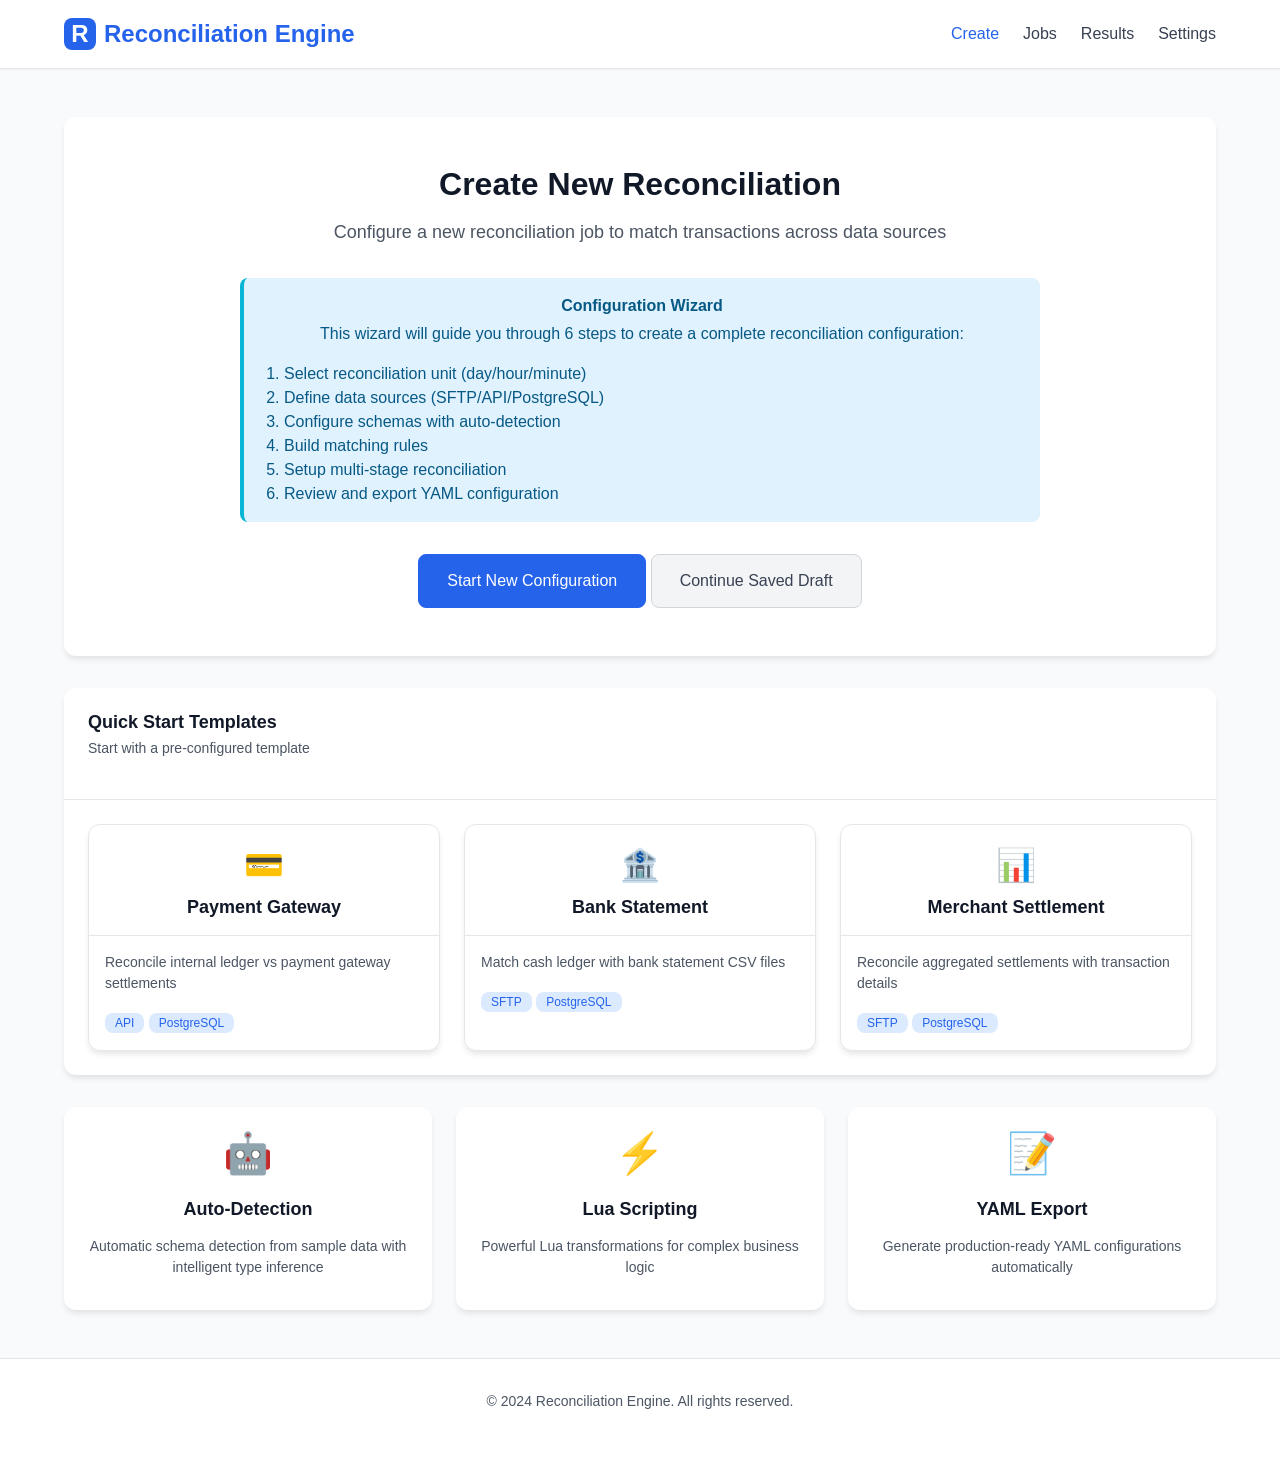
<file: mockups/index.html>
<!DOCTYPE html>
<html lang="en">
<head>
  <meta charset="UTF-8">
  <meta name="viewport" content="width=device-width, initial-scale=1.0">
  <title>Reconciliation Engine - Create Reconciliation</title>
  <link rel="stylesheet" href="css/main.css">
  <link rel="stylesheet" href="css/components.css">
  <link rel="stylesheet" href="css/steps.css">
</head>
<body>
  <!-- Header -->
  <header class="site-header">
    <div class="container">
      <div class="header-content">
        <div class="logo">
          <div class="logo-icon">R</div>
          <span>Reconciliation Engine</span>
        </div>
        <nav>
          <ul class="main-nav">
            <li><a href="#" class="active">Create</a></li>
            <li><a href="#">Jobs</a></li>
            <li><a href="#">Results</a></li>
            <li><a href="#">Settings</a></li>
          </ul>
        </nav>
      </div>
    </div>
  </header>

  <!-- Main Content -->
  <main class="main-content">
    <div class="container">
      <!-- Hero Section -->
      <div class="card" style="text-align: center; padding: var(--spacing-2xl);">
        <h1>Create New Reconciliation</h1>
        <p class="text-lg text-gray mb-4">
          Configure a new reconciliation job to match transactions across data sources
        </p>

        <div style="max-width: 800px; margin: 0 auto;">
          <div class="alert alert-info">
            <div class="alert-title">Configuration Wizard</div>
            This wizard will guide you through 6 steps to create a complete reconciliation configuration:
            <ol style="text-align: left; margin-top: 1rem; margin-left: 1.5rem;">
              <li>Select reconciliation unit (day/hour/minute)</li>
              <li>Define data sources (SFTP/API/PostgreSQL)</li>
              <li>Configure schemas with auto-detection</li>
              <li>Build matching rules</li>
              <li>Setup multi-stage reconciliation</li>
              <li>Review and export YAML configuration</li>
            </ol>
          </div>

          <div class="mt-4">
            <button class="btn btn-primary btn-lg" onclick="startNewConfig()">
              Start New Configuration
            </button>
            <button class="btn btn-secondary btn-lg" onclick="continueConfig()">
              Continue Saved Draft
            </button>
          </div>
        </div>
      </div>

      <!-- Recent Configurations -->
      <div class="card mt-4">
        <div class="card-header">
          <h3 class="card-title">Quick Start Templates</h3>
          <p class="card-subtitle">Start with a pre-configured template</p>
        </div>
        <div class="card-body">
          <div class="grid grid-3">
            <!-- Template 1 -->
            <div class="card card-compact" style="cursor: pointer; border: 1px solid var(--gray-200);" onclick="loadTemplate('payment')">
              <div class="card-header">
                <div style="font-size: 2rem; text-align: center; margin-bottom: 0.5rem;">💳</div>
                <h4 class="card-title text-center">Payment Gateway</h4>
              </div>
              <div class="card-body">
                <p class="text-sm text-gray">
                  Reconcile internal ledger vs payment gateway settlements
                </p>
                <div class="mt-2">
                  <span class="badge badge-primary">API</span>
                  <span class="badge badge-primary">PostgreSQL</span>
                </div>
              </div>
            </div>

            <!-- Template 2 -->
            <div class="card card-compact" style="cursor: pointer; border: 1px solid var(--gray-200);" onclick="loadTemplate('bank')">
              <div class="card-header">
                <div style="font-size: 2rem; text-align: center; margin-bottom: 0.5rem;">🏦</div>
                <h4 class="card-title text-center">Bank Statement</h4>
              </div>
              <div class="card-body">
                <p class="text-sm text-gray">
                  Match cash ledger with bank statement CSV files
                </p>
                <div class="mt-2">
                  <span class="badge badge-primary">SFTP</span>
                  <span class="badge badge-primary">PostgreSQL</span>
                </div>
              </div>
            </div>

            <!-- Template 3 -->
            <div class="card card-compact" style="cursor: pointer; border: 1px solid var(--gray-200);" onclick="loadTemplate('settlement')">
              <div class="card-header">
                <div style="font-size: 2rem; text-align: center; margin-bottom: 0.5rem;">📊</div>
                <h4 class="card-title text-center">Merchant Settlement</h4>
              </div>
              <div class="card-body">
                <p class="text-sm text-gray">
                  Reconcile aggregated settlements with transaction details
                </p>
                <div class="mt-2">
                  <span class="badge badge-primary">SFTP</span>
                  <span class="badge badge-primary">PostgreSQL</span>
                </div>
              </div>
            </div>
          </div>
        </div>
      </div>

      <!-- Features -->
      <div class="grid grid-3 mt-4">
        <div class="card card-compact">
          <div class="card-body text-center">
            <div style="font-size: 2.5rem; margin-bottom: 1rem;">🤖</div>
            <h4 class="font-semibold mb-2">Auto-Detection</h4>
            <p class="text-sm text-gray">
              Automatic schema detection from sample data with intelligent type inference
            </p>
          </div>
        </div>

        <div class="card card-compact">
          <div class="card-body text-center">
            <div style="font-size: 2.5rem; margin-bottom: 1rem;">⚡</div>
            <h4 class="font-semibold mb-2">Lua Scripting</h4>
            <p class="text-sm text-gray">
              Powerful Lua transformations for complex business logic
            </p>
          </div>
        </div>

        <div class="card card-compact">
          <div class="card-body text-center">
            <div style="font-size: 2.5rem; margin-bottom: 1rem;">📝</div>
            <h4 class="font-semibold mb-2">YAML Export</h4>
            <p class="text-sm text-gray">
              Generate production-ready YAML configurations automatically
            </p>
          </div>
        </div>
      </div>
    </div>
  </main>

  <!-- Footer -->
  <footer class="site-footer">
    <div class="container">
      <div class="footer-content">
        <p>&copy; 2024 Reconciliation Engine. All rights reserved.</p>
      </div>
    </div>
  </footer>

  <!-- Scripts -->
  <script src="js/storage.js"></script>
  <script src="js/app.js"></script>
  <script>
    function startNewConfig() {
      // Clear any existing configuration
      Storage.clear();
      App.showNotification('Starting new configuration...', 'info');
      setTimeout(() => {
        window.location.href = '1-recon-unit.html';
      }, 500);
    }

    function continueConfig() {
      const config = Storage.get();
      const completedSteps = Storage.getCompletedSteps();

      if (completedSteps === 0) {
        App.showNotification('No saved draft found. Starting new configuration...', 'warning');
        setTimeout(() => {
          window.location.href = '1-recon-unit.html';
        }, 1000);
        return;
      }

      // Navigate to next incomplete step
      const pages = [
        '1-recon-unit.html',
        '2-datasources.html',
        '3-schema.html',
        '4-rules.html',
        '5-reconciliation.html',
        '6-review.html'
      ];

      window.location.href = pages[completedSteps] || '1-recon-unit.html';
    }

    function loadTemplate(templateName) {
      App.showNotification(`Loading ${templateName} template...`, 'info');

      // In a real implementation, this would load predefined template data
      // For now, just start from step 1
      Storage.clear();

      setTimeout(() => {
        window.location.href = '1-recon-unit.html';
      }, 1000);
    }
  </script>
</body>
</html>
</file>
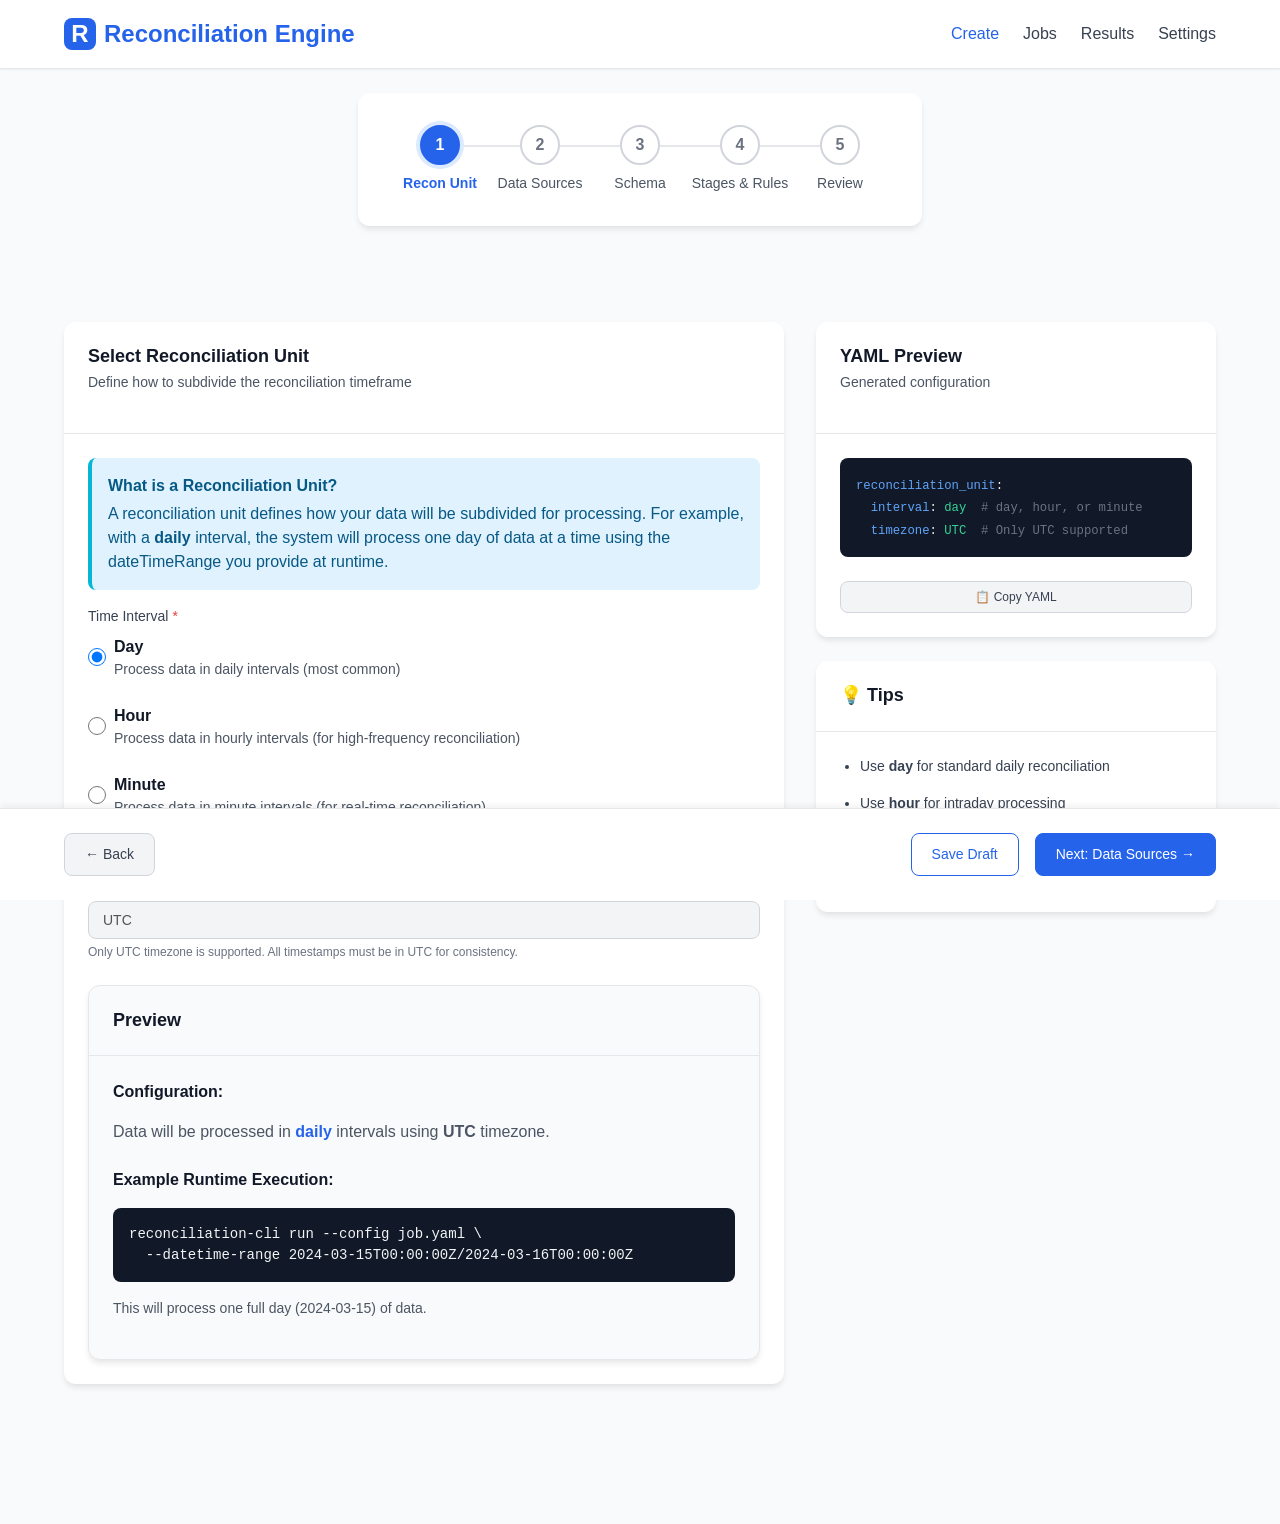
<file: mockups/1-recon-unit.html>
<!DOCTYPE html>
<html lang="en">
<head>
  <meta charset="UTF-8">
  <meta name="viewport" content="width=device-width, initial-scale=1.0">
  <title>Step 1: Reconciliation Unit - Reconciliation Engine</title>
  <link rel="stylesheet" href="css/main.css">
  <link rel="stylesheet" href="css/components.css">
  <link rel="stylesheet" href="css/steps.css">
</head>
<body class="step-page">
  <!-- Header -->
  <header class="site-header">
    <div class="container">
      <div class="header-content">
        <div class="logo">
          <div class="logo-icon">R</div>
          <span>Reconciliation Engine</span>
        </div>
        <nav>
          <ul class="main-nav">
            <li><a href="index.html" class="active">Create</a></li>
            <li><a href="#">Jobs</a></li>
            <li><a href="#">Results</a></li>
            <li><a href="#">Settings</a></li>
          </ul>
        </nav>
      </div>
    </div>
  </header>

  <!-- Progress Stepper (5 Steps) -->
  <div class="container mt-3">
    <div class="progress-stepper">
      <div class="stepper-container">
        <div class="step active">
          <div class="step-number">1</div>
          <div class="step-label">Recon Unit</div>
        </div>
        <div class="step">
          <div class="step-number">2</div>
          <div class="step-label">Data Sources</div>
        </div>
        <div class="step">
          <div class="step-number">3</div>
          <div class="step-label">Schema</div>
        </div>
        <div class="step">
          <div class="step-number">4</div>
          <div class="step-label">Stages & Rules</div>
        </div>
        <div class="step">
          <div class="step-number">5</div>
          <div class="step-label">Review</div>
        </div>
      </div>
    </div>
  </div>

  <!-- Main Content -->
  <main class="main-content">
    <div class="container">
      <div class="step-content">
        <!-- Main Form -->
        <div class="step-main">
          <div class="card">
            <div class="card-header">
              <h2 class="card-title">Select Reconciliation Unit</h2>
              <p class="card-subtitle">Define how to subdivide the reconciliation timeframe</p>
            </div>
            <div class="card-body">
              <div class="alert alert-info mb-4">
                <div class="alert-title">What is a Reconciliation Unit?</div>
                A reconciliation unit defines how your data will be subdivided for processing. For example, with a <strong>daily</strong> interval,
                the system will process one day of data at a time using the dateTimeRange you provide at runtime.
              </div>

              <form id="reconUnitForm">
                <!-- Interval Selection -->
                <div class="form-group">
                  <label class="form-label form-label-required">Time Interval</label>
                  <div style="display: flex; flex-direction: column; gap: var(--spacing-md);">
                    <label class="radio">
                      <input type="radio" name="interval" value="day" checked>
                      <div>
                        <div class="font-semibold">Day</div>
                        <div class="text-sm text-gray">Process data in daily intervals (most common)</div>
                      </div>
                    </label>

                    <label class="radio">
                      <input type="radio" name="interval" value="hour">
                      <div>
                        <div class="font-semibold">Hour</div>
                        <div class="text-sm text-gray">Process data in hourly intervals (for high-frequency reconciliation)</div>
                      </div>
                    </label>

                    <label class="radio">
                      <input type="radio" name="interval" value="minute">
                      <div>
                        <div class="font-semibold">Minute</div>
                        <div class="text-sm text-gray">Process data in minute intervals (for real-time reconciliation)</div>
                      </div>
                    </label>
                  </div>
                  <span class="form-help">
                    This determines how the system subdivides the dateTimeRange you provide at runtime.
                  </span>
                </div>

                <!-- Timezone (Read-only) -->
                <div class="form-group">
                  <label class="form-label">Timezone</label>
                  <input type="text" class="form-control" value="UTC" readonly disabled>
                  <span class="form-help">
                    Only UTC timezone is supported. All timestamps must be in UTC for consistency.
                  </span>
                </div>

                <!-- Preview -->
                <div class="card" style="background: var(--gray-50); border: 1px solid var(--gray-200);">
                  <div class="card-header">
                    <h4 class="card-title">Preview</h4>
                  </div>
                  <div class="card-body">
                    <p class="mb-2"><strong>Configuration:</strong></p>
                    <p id="previewText" class="text-gray">
                      Data will be processed in <strong class="text-primary">daily</strong> intervals using <strong>UTC</strong> timezone.
                    </p>
                    <p class="mt-3 mb-2"><strong>Example Runtime Execution:</strong></p>
                    <code style="display: block; background: var(--gray-900); color: var(--gray-100); padding: var(--spacing-md); border-radius: var(--radius-md);">
                      <span id="exampleCommand">
                        reconciliation-cli run --config job.yaml \<br>
                        &nbsp;&nbsp;--datetime-range 2024-03-15T00:00:00Z/2024-03-16T00:00:00Z
                      </span>
                    </code>
                    <p class="text-sm text-gray mt-2">
                      This will process <span id="exampleExplanation">one full day (2024-03-15)</span> of data.
                    </p>
                  </div>
                </div>
              </form>
            </div>
          </div>
        </div>

        <!-- YAML Preview Sidebar -->
        <div class="step-sidebar">
          <div class="card">
            <div class="card-header">
              <h4 class="card-title">YAML Preview</h4>
              <p class="card-subtitle">Generated configuration</p>
            </div>
            <div class="card-body">
              <pre id="yamlPreview" style="background: var(--gray-900); color: var(--gray-100); padding: var(--spacing-md); border-radius: var(--radius-md); font-size: 0.875rem; line-height: 1.6; overflow-x: auto;"><code><span style="color: #60a5fa;">reconciliation_unit</span>:
  <span style="color: #60a5fa;">interval</span>: <span style="color: #34d399;">day</span>  <span style="color: #6b7280;"># day, hour, or minute</span>
  <span style="color: #60a5fa;">timezone</span>: <span style="color: #34d399;">UTC</span>  <span style="color: #6b7280;"># Only UTC supported</span></code></pre>

              <div class="mt-3">
                <button class="btn btn-secondary btn-sm btn-block" onclick="copyYAML()">
                  📋 Copy YAML
                </button>
              </div>
            </div>
          </div>

          <!-- Help Card -->
          <div class="card mt-3">
            <div class="card-header">
              <h4 class="card-title">💡 Tips</h4>
            </div>
            <div class="card-body">
              <ul style="margin-left: 1.25rem; font-size: 0.875rem; color: var(--gray-700);">
                <li class="mb-2">Use <strong>day</strong> for standard daily reconciliation</li>
                <li class="mb-2">Use <strong>hour</strong> for intraday processing</li>
                <li class="mb-2">Use <strong>minute</strong> for near real-time reconciliation</li>
                <li>All timestamps must be in UTC format</li>
              </ul>
            </div>
          </div>
        </div>
      </div>
    </div>
  </main>

  <!-- Action Bar -->
  <div class="action-bar">
    <div class="container">
      <div class="action-bar-content">
        <button class="btn btn-secondary" id="backBtn">
          ← Back
        </button>
        <div style="display: flex; gap: var(--spacing-md);">
          <button class="btn btn-outline" id="saveDraftBtn">
            Save Draft
          </button>
          <button class="btn btn-primary" id="nextBtn">
            Next: Data Sources →
          </button>
        </div>
      </div>
    </div>
  </div>

  <!-- Scripts -->
  <script src="js/storage.js"></script>
  <script src="js/yaml-generator.js"></script>
  <script src="js/app.js"></script>
  <script>
    // Load saved state
    const config = Storage.get();
    if (config.reconUnit) {
      document.querySelector(`input[name="interval"][value="${config.reconUnit.interval}"]`).checked = true;
      updatePreview();
    }

    // Listen for interval changes
    document.querySelectorAll('input[name="interval"]').forEach(radio => {
      radio.addEventListener('change', updatePreview);
    });

    // Update preview based on selected interval
    function updatePreview() {
      const interval = document.querySelector('input[name="interval"]:checked').value;

      // Update preview text
      const intervalText = {
        'day': 'daily',
        'hour': 'hourly',
        'minute': 'minute'
      }[interval];

      document.getElementById('previewText').innerHTML =
        `Data will be processed in <strong class="text-primary">${intervalText}</strong> intervals using <strong>UTC</strong> timezone.`;

      // Update example command
      let dateRange, explanation;
      if (interval === 'day') {
        dateRange = '2024-03-15T00:00:00Z/2024-03-16T00:00:00Z';
        explanation = 'one full day (2024-03-15)';
      } else if (interval === 'hour') {
        dateRange = '2024-03-15T10:00:00Z/2024-03-15T11:00:00Z';
        explanation = 'one hour (10:00-11:00 UTC on 2024-03-15)';
      } else {
        dateRange = '2024-03-15T10:30:00Z/2024-03-15T10:31:00Z';
        explanation = 'one minute (10:30-10:31 UTC on 2024-03-15)';
      }

      document.getElementById('exampleCommand').innerHTML =
        `reconciliation-cli run --config job.yaml \\<br>&nbsp;&nbsp;--datetime-range ${dateRange}`;

      document.getElementById('exampleExplanation').textContent = explanation;

      // Update YAML preview
      updateYAMLPreview();
    }

    // Update YAML preview
    function updateYAMLPreview() {
      const interval = document.querySelector('input[name="interval"]:checked').value;

      document.getElementById('yamlPreview').innerHTML =
`<code><span style="color: #60a5fa;">reconciliation_unit</span>:
  <span style="color: #60a5fa;">interval</span>: <span style="color: #34d399;">${interval}</span>  <span style="color: #6b7280;"># day, hour, or minute</span>
  <span style="color: #60a5fa;">timezone</span>: <span style="color: #34d399;">UTC</span>  <span style="color: #6b7280;"># Only UTC supported</span></code>`;
    }

    // Copy YAML to clipboard
    function copyYAML() {
      const interval = document.querySelector('input[name="interval"]:checked').value;
      const yaml = `reconciliation_unit:
  interval: ${interval}  # day, hour, or minute
  timezone: UTC  # Only UTC supported`;

      App.copyToClipboard(yaml);
    }

    // Override validation
    App.validateCurrentStep = function() {
      const interval = document.querySelector('input[name="interval"]:checked').value;

      // Save to storage
      Storage.update('reconUnit', {
        interval: interval,
        timezone: 'UTC'
      });

      App.showNotification('Reconciliation unit saved!', 'success');
      return true;
    };
  </script>
</body>
</html>
</file>
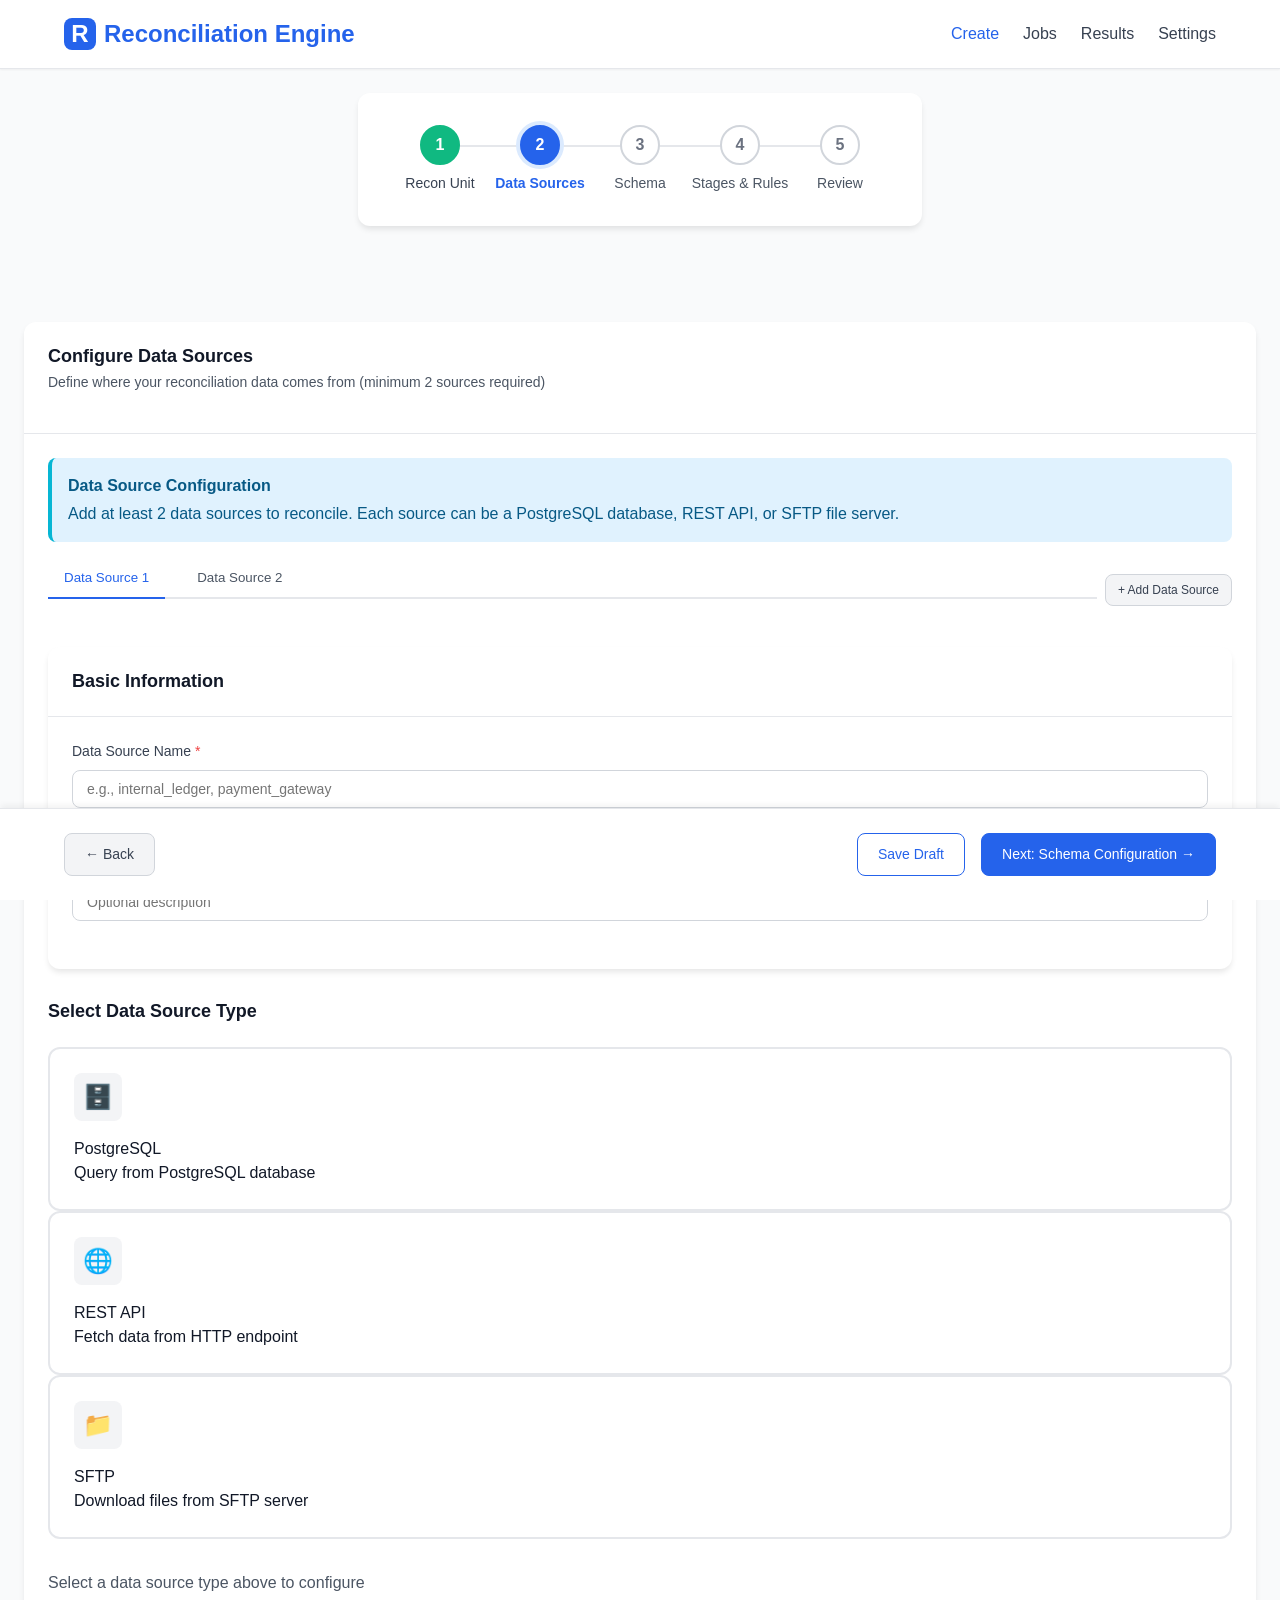
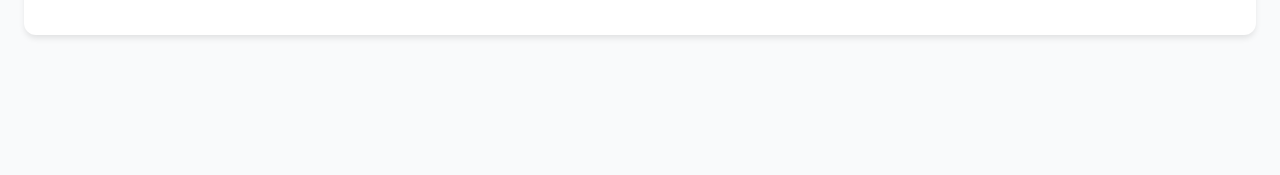
<file: mockups/2-datasources.html>
<!DOCTYPE html>
<html lang="en">
<head>
  <meta charset="UTF-8">
  <meta name="viewport" content="width=device-width, initial-scale=1.0">
  <title>Step 2: Data Sources - Reconciliation Engine</title>
  <link rel="stylesheet" href="css/main.css">
  <link rel="stylesheet" href="css/components.css">
  <link rel="stylesheet" href="css/steps.css">
</head>
<body class="step-page">
  <!-- Header -->
  <header class="site-header">
    <div class="container">
      <div class="header-content">
        <div class="logo">
          <div class="logo-icon">R</div>
          <span>Reconciliation Engine</span>
        </div>
        <nav>
          <ul class="main-nav">
            <li><a href="index.html" class="active">Create</a></li>
            <li><a href="#">Jobs</a></li>
            <li><a href="#">Results</a></li>
            <li><a href="#">Settings</a></li>
          </ul>
        </nav>
      </div>
    </div>
  </header>

  <!-- Progress Stepper (5 Steps) -->
  <div class="container mt-3">
    <div class="progress-stepper">
      <div class="stepper-container">
        <div class="step completed">
          <div class="step-number">1</div>
          <div class="step-label">Recon Unit</div>
        </div>
        <div class="step active">
          <div class="step-number">2</div>
          <div class="step-label">Data Sources</div>
        </div>
        <div class="step">
          <div class="step-number">3</div>
          <div class="step-label">Schema</div>
        </div>
        <div class="step">
          <div class="step-number">4</div>
          <div class="step-label">Stages & Rules</div>
        </div>
        <div class="step">
          <div class="step-number">5</div>
          <div class="step-label">Review</div>
        </div>
      </div>
    </div>
  </div>

  <!-- Main Content -->
  <main class="main-content">
    <div class="container-wide">
      <div class="card">
        <div class="card-header">
          <h2 class="card-title">Configure Data Sources</h2>
          <p class="card-subtitle">Define where your reconciliation data comes from (minimum 2 sources required)</p>
        </div>
        <div class="card-body">
          <div class="alert alert-info mb-4">
            <div class="alert-title">Data Source Configuration</div>
            Add at least 2 data sources to reconcile. Each source can be a PostgreSQL database, REST API, or SFTP file server.
          </div>

          <!-- Tabs -->
          <div style="display: flex; align-items: center; gap: var(--spacing-sm); margin-bottom: var(--spacing-lg);">
            <div class="tabs" id="source-tabs" style="flex: 1;">
              <!-- Tabs will be rendered dynamically -->
            </div>
            <button class="btn btn-secondary btn-sm" onclick="addDataSource()">
              + Add Data Source
            </button>
          </div>

          <!-- Tab Contents -->
          <div id="tab-contents">
            <!-- Tab content will be rendered dynamically -->
          </div>
        </div>
      </div>
    </div>
  </main>

  <!-- Action Bar -->
  <div class="action-bar">
    <div class="container">
      <div class="action-bar-content">
        <button class="btn btn-secondary" id="backBtn">
          ← Back
        </button>
        <div style="display: flex; gap: var(--spacing-md);">
          <button class="btn btn-outline" id="saveDraftBtn">
            Save Draft
          </button>
          <button class="btn btn-primary" id="nextBtn">
            Next: Schema Configuration →
          </button>
        </div>
      </div>
    </div>
  </div>

  <!-- Scripts -->
  <script src="js/storage.js"></script>
  <script src="js/yaml-generator.js"></script>
  <script src="js/app.js"></script>
  <script>
    // State
    let dataSources = [];
    let currentTabIndex = 0;

    // Load saved state
    const config = Storage.get();
    if (config.dataSources && config.dataSources.length > 0) {
      dataSources = config.dataSources;
    } else {
      // Initialize with 2 default sources
      dataSources = [
        {
          id: Storage.generateId('ds'),
          name: '',
          type: null,
          description: ''
        },
        {
          id: Storage.generateId('ds'),
          name: '',
          type: null,
          description: ''
        }
      ];
    }

    // Render tabs
    function renderTabs() {
      const tabsContainer = document.getElementById('source-tabs');
      let html = '';

      dataSources.forEach((source, index) => {
        const sourceName = source.name || `Data Source ${index + 1}`;
        const isActive = index === currentTabIndex ? 'active' : '';
        html += `
          <button class="tab ${isActive}" onclick="switchTab(${index})">
            ${sourceName}
            ${dataSources.length > 2 ? `
              <button class="btn-icon" onclick="event.stopPropagation(); removeDataSource(${index})"
                title="Remove data source" style="margin-left: 8px; color: var(--error);">
                ×
              </button>
            ` : ''}
          </button>
        `;
      });

      tabsContainer.innerHTML = html;
    }

    // Render tab content
    function renderTabContent() {
      const container = document.getElementById('tab-contents');
      const source = dataSources[currentTabIndex];

      let html = `
        <div class="tab-content active">
          <!-- Basic Info -->
          <div class="card mb-4">
            <div class="card-header">
              <h4 class="card-title">Basic Information</h4>
            </div>
            <div class="card-body">
              <div class="form-group">
                <label class="form-label form-label-required">Data Source Name</label>
                <input type="text" class="form-control" id="source-${source.id}-name"
                  value="${source.name || ''}" placeholder="e.g., internal_ledger, payment_gateway"
                  onchange="updateSourceName(${currentTabIndex}, this.value)">
                <span class="form-help">Unique identifier for this data source</span>
              </div>

              <div class="form-group">
                <label class="form-label">Description</label>
                <input type="text" class="form-control" id="source-${source.id}-description"
                  value="${source.description || ''}" placeholder="Optional description">
              </div>
            </div>
          </div>

          <!-- Data Source Type Selection -->
          <div class="mb-4">
            <h4 class="mb-3">Select Data Source Type</h4>
            <div class="datasource-type-cards">
              <div class="datasource-type-card ${source.type === 'postgresql' ? 'selected' : ''}"
                onclick="selectSourceType(${currentTabIndex}, 'postgresql')">
                <div class="datasource-icon">🗄️</div>
                <div class="datasource-title">PostgreSQL</div>
                <div class="datasource-description">Query from PostgreSQL database</div>
              </div>

              <div class="datasource-type-card ${source.type === 'api' ? 'selected' : ''}"
                onclick="selectSourceType(${currentTabIndex}, 'api')">
                <div class="datasource-icon">🌐</div>
                <div class="datasource-title">REST API</div>
                <div class="datasource-description">Fetch data from HTTP endpoint</div>
              </div>

              <div class="datasource-type-card ${source.type === 'sftp' ? 'selected' : ''}"
                onclick="selectSourceType(${currentTabIndex}, 'sftp')">
                <div class="datasource-icon">📁</div>
                <div class="datasource-title">SFTP</div>
                <div class="datasource-description">Download files from SFTP server</div>
              </div>
            </div>
          </div>

          <!-- Configuration Form -->
          <div id="source-${source.id}-config">
            ${source.type ? renderSourceConfig(source) : '<p class="text-gray">Select a data source type above to configure</p>'}
          </div>
        </div>
      `;

      container.innerHTML = html;
    }

    // Render source configuration form based on type
    function renderSourceConfig(source) {
      if (source.type === 'postgresql') {
        return `
          <div class="card">
            <div class="card-header">
              <h4 class="card-title">PostgreSQL Configuration</h4>
            </div>
            <div class="card-body">
              <div class="form-group">
                <label class="form-label form-label-required">Host</label>
                <input type="text" class="form-control" id="source-${source.id}-host"
                  value="${source.host || ''}" placeholder="localhost">
              </div>

              <div class="form-group">
                <label class="form-label form-label-required">Port</label>
                <input type="number" class="form-control" id="source-${source.id}-port"
                  value="${source.port || 5432}" placeholder="5432">
              </div>

              <div class="form-group">
                <label class="form-label form-label-required">Database</label>
                <input type="text" class="form-control" id="source-${source.id}-database"
                  value="${source.database || ''}" placeholder="transactions">
              </div>

              <div class="form-group">
                <label class="form-label form-label-required">Schema</label>
                <input type="text" class="form-control" id="source-${source.id}-schema"
                  value="${source.schema || 'public'}" placeholder="public">
              </div>

              <div class="form-group">
                <label class="form-label form-label-required">Username</label>
                <input type="text" class="form-control" id="source-${source.id}-username"
                  value="${source.username || ''}" placeholder="readonly_user">
              </div>

              <div class="form-group">
                <label class="checkbox">
                  <input type="checkbox" id="source-${source.id}-ssl" ${source.sslEnabled ? 'checked' : ''}>
                  <span>Enable SSL</span>
                </label>
              </div>

              <div class="form-group">
                <label class="form-label form-label-required">SQL Query Template</label>
                <textarea class="form-control" id="source-${source.id}-query" rows="8"
                  placeholder="SELECT * FROM transactions WHERE date >= '{start_date}' AND date < '{end_date}'">${source.query || ''}</textarea>
                <span class="form-help">Use {start_date} and {end_date} as template variables</span>
              </div>

              <button class="btn btn-outline btn-sm" onclick="testConnection(${currentTabIndex})">
                Test Connection
              </button>
            </div>
          </div>
        `;
      } else if (source.type === 'api') {
        return `
          <div class="card">
            <div class="card-header">
              <h4 class="card-title">REST API Configuration</h4>
            </div>
            <div class="card-body">
              <div class="form-group">
                <label class="form-label form-label-required">Base URL</label>
                <input type="text" class="form-control" id="source-${source.id}-base-url"
                  value="${source.baseUrl || ''}" placeholder="https://api.example.com">
              </div>

              <div class="form-group">
                <label class="form-label form-label-required">Endpoint Path</label>
                <input type="text" class="form-control" id="source-${source.id}-endpoint"
                  value="${source.endpoint || ''}" placeholder="/v1/transactions">
              </div>

              <div class="form-group">
                <label class="form-label">HTTP Method</label>
                <select class="form-control" id="source-${source.id}-method">
                  <option value="GET" ${source.method === 'GET' ? 'selected' : ''}>GET</option>
                  <option value="POST" ${source.method === 'POST' ? 'selected' : ''}>POST</option>
                </select>
              </div>

              <div class="form-group">
                <label class="form-label">Authentication Type</label>
                <select class="form-control" id="source-${source.id}-auth-type">
                  <option value="bearer" ${source.authType === 'bearer' ? 'selected' : ''}>Bearer Token</option>
                  <option value="api_key" ${source.authType === 'api_key' ? 'selected' : ''}>API Key</option>
                  <option value="basic" ${source.authType === 'basic' ? 'selected' : ''}>Basic Auth</option>
                  <option value="oauth2" ${source.authType === 'oauth2' ? 'selected' : ''}>OAuth 2.0</option>
                </select>
              </div>

              <div class="form-group">
                <label class="form-label">Query Parameters (JSON)</label>
                <textarea class="form-control" id="source-${source.id}-query-params" rows="4"
                  placeholder='{"date": "{year}-{month}-{day}", "status": "completed"}'>${source.queryParams ? JSON.stringify(source.queryParams, null, 2) : ''}</textarea>
                <span class="form-help">Use template variables like {year}, {month}, {day}</span>
              </div>

              <div class="form-group">
                <label class="form-label">Response Array Path</label>
                <input type="text" class="form-control" id="source-${source.id}-array-path"
                  value="${source.arrayPath || ''}" placeholder="data.transactions">
                <span class="form-help">JSON path to the array of records (e.g., data.transactions)</span>
              </div>

              <div class="form-group">
                <label class="form-label">Timeout (seconds)</label>
                <input type="number" class="form-control" id="source-${source.id}-timeout"
                  value="${source.timeout || 60}" placeholder="60">
              </div>

              <button class="btn btn-outline btn-sm" onclick="testConnection(${currentTabIndex})">
                Test Connection
              </button>
            </div>
          </div>
        `;
      } else if (source.type === 'sftp') {
        return `
          <div class="card">
            <div class="card-header">
              <h4 class="card-title">SFTP Configuration</h4>
            </div>
            <div class="card-body">
              <div class="form-group">
                <label class="form-label form-label-required">Host</label>
                <input type="text" class="form-control" id="source-${source.id}-host"
                  value="${source.host || ''}" placeholder="sftp.example.com">
              </div>

              <div class="form-group">
                <label class="form-label form-label-required">Port</label>
                <input type="number" class="form-control" id="source-${source.id}-port"
                  value="${source.port || 22}" placeholder="22">
              </div>

              <div class="form-group">
                <label class="form-label form-label-required">Username</label>
                <input type="text" class="form-control" id="source-${source.id}-username"
                  value="${source.username || ''}" placeholder="sftp_user">
              </div>

              <div class="form-group">
                <label class="form-label">Authentication Type</label>
                <select class="form-control" id="source-${source.id}-auth-type">
                  <option value="password" ${source.authType === 'password' ? 'selected' : ''}>Password</option>
                  <option value="private_key" ${source.authType === 'private_key' ? 'selected' : ''}>Private Key</option>
                </select>
              </div>

              <div class="form-group">
                <label class="form-label form-label-required">Directory Path</label>
                <input type="text" class="form-control" id="source-${source.id}-directory"
                  value="${source.directory || ''}" placeholder="/data/reconciliation">
              </div>

              <div class="form-group">
                <label class="form-label form-label-required">File Pattern</label>
                <input type="text" class="form-control" id="source-${source.id}-file-pattern"
                  value="${source.filePattern || ''}" placeholder="transactions_{year}{month}{day}.csv">
                <span class="form-help">Use template variables: {year}, {month}, {day}</span>
              </div>

              <div class="form-group">
                <label class="form-label">File Encoding</label>
                <input type="text" class="form-control" id="source-${source.id}-encoding"
                  value="${source.encoding || 'UTF-8'}" placeholder="UTF-8">
              </div>

              <div class="form-group">
                <label class="form-label">Compression</label>
                <select class="form-control" id="source-${source.id}-compression">
                  <option value="none" ${source.compression === 'none' ? 'selected' : ''}>None</option>
                  <option value="gzip" ${source.compression === 'gzip' ? 'selected' : ''}>Gzip</option>
                  <option value="zip" ${source.compression === 'zip' ? 'selected' : ''}>Zip</option>
                </select>
              </div>

              <div class="form-group">
                <label class="form-label">CSV Delimiter</label>
                <input type="text" class="form-control" id="source-${source.id}-delimiter"
                  value="${source.delimiter || ','}" placeholder="," maxlength="1">
              </div>

              <div class="form-group">
                <label class="checkbox">
                  <input type="checkbox" id="source-${source.id}-header-row" ${source.headerRow !== false ? 'checked' : ''}>
                  <span>File has header row</span>
                </label>
              </div>

              <button class="btn btn-outline btn-sm" onclick="testConnection(${currentTabIndex})">
                Test Connection
              </button>
            </div>
          </div>
        `;
      }

      return '';
    }

    // Switch to a different tab
    function switchTab(index) {
      // Save current tab data before switching
      if (dataSources[currentTabIndex]) {
        saveCurrentSource();
      }

      currentTabIndex = index;
      renderTabs();
      renderTabContent();
    }

    // Update source name and re-render tabs
    function updateSourceName(index, name) {
      dataSources[index].name = name;
      renderTabs();
      saveCurrentSource();
    }

    // Save current source data to memory
    function saveCurrentSource() {
      const source = dataSources[currentTabIndex];
      const collectedData = collectSourceData(source);

      // Update the data source in memory
      dataSources[currentTabIndex] = collectedData;
    }

    // Select source type
    function selectSourceType(index, type) {
      dataSources[index].type = type;
      dataSources[index].formatType = type === 'postgresql' ? 'tabular' :
                                       type === 'api' ? 'json' : 'csv';
      renderTabContent();
    }

    // Add new data source
    function addDataSource() {
      dataSources.push({
        id: Storage.generateId('ds'),
        name: '',
        type: null,
        description: ''
      });
      currentTabIndex = dataSources.length - 1;
      renderTabs();
      renderTabContent();
      App.showNotification('New data source added', 'success');
    }

    // Remove data source
    function removeDataSource(index) {
      if (dataSources.length <= 2) {
        App.showNotification('At least 2 data sources are required', 'error');
        return;
      }

      const sourceName = dataSources[index].name || `Data Source ${index + 1}`;
      if (confirm(`Are you sure you want to remove "${sourceName}"?`)) {
        dataSources.splice(index, 1);
        if (currentTabIndex >= dataSources.length) {
          currentTabIndex = dataSources.length - 1;
        }
        renderTabs();
        renderTabContent();
        App.showNotification('Data source removed', 'info');
      }
    }

    // Test connection (mock)
    function testConnection(index) {
      const source = dataSources[index];
      if (!source.type) {
        App.showNotification('Please select a data source type first', 'error');
        return;
      }

      App.showNotification('Testing connection...', 'info');
      setTimeout(() => {
        App.showNotification('Connection test successful! (mock)', 'success');
      }, 1000);
    }

    // Collect data from form
    function collectSourceData(source) {
      const data = {
        id: source.id,
        name: document.getElementById(`source-${source.id}-name`)?.value || '',
        description: document.getElementById(`source-${source.id}-description`)?.value || '',
        type: source.type,
        formatType: source.formatType
      };

      if (source.type === 'postgresql') {
        data.host = document.getElementById(`source-${source.id}-host`)?.value || '';
        data.port = parseInt(document.getElementById(`source-${source.id}-port`)?.value) || 5432;
        data.database = document.getElementById(`source-${source.id}-database`)?.value || '';
        data.schema = document.getElementById(`source-${source.id}-schema`)?.value || 'public';
        data.username = document.getElementById(`source-${source.id}-username`)?.value || '';
        data.sslEnabled = document.getElementById(`source-${source.id}-ssl`)?.checked || false;
        data.query = document.getElementById(`source-${source.id}-query`)?.value || '';
      } else if (source.type === 'api') {
        data.baseUrl = document.getElementById(`source-${source.id}-base-url`)?.value || '';
        data.endpoint = document.getElementById(`source-${source.id}-endpoint`)?.value || '';
        data.method = document.getElementById(`source-${source.id}-method`)?.value || 'GET';
        data.authType = document.getElementById(`source-${source.id}-auth-type`)?.value || 'bearer';

        const queryParamsStr = document.getElementById(`source-${source.id}-query-params`)?.value || '';
        try {
          data.queryParams = queryParamsStr ? JSON.parse(queryParamsStr) : {};
        } catch (e) {
          data.queryParams = {};
        }

        data.arrayPath = document.getElementById(`source-${source.id}-array-path`)?.value || '';
        data.timeout = parseInt(document.getElementById(`source-${source.id}-timeout`)?.value) || 60;
      } else if (source.type === 'sftp') {
        data.host = document.getElementById(`source-${source.id}-host`)?.value || '';
        data.port = parseInt(document.getElementById(`source-${source.id}-port`)?.value) || 22;
        data.username = document.getElementById(`source-${source.id}-username`)?.value || '';
        data.authType = document.getElementById(`source-${source.id}-auth-type`)?.value || 'password';
        data.directory = document.getElementById(`source-${source.id}-directory`)?.value || '';
        data.filePattern = document.getElementById(`source-${source.id}-file-pattern`)?.value || '';
        data.encoding = document.getElementById(`source-${source.id}-encoding`)?.value || 'UTF-8';
        data.compression = document.getElementById(`source-${source.id}-compression`)?.value || 'none';
        data.delimiter = document.getElementById(`source-${source.id}-delimiter`)?.value || ',';
        data.headerRow = document.getElementById(`source-${source.id}-header-row`)?.checked !== false;
      }

      return data;
    }

    // Save all data sources
    function saveDataSources() {
      // Save current tab first
      saveCurrentSource();

      // Validate
      if (dataSources.length < 2) {
        App.showNotification('At least 2 data sources are required', 'error');
        return false;
      }

      // Check all sources have names
      for (let i = 0; i < dataSources.length; i++) {
        if (!dataSources[i].name || dataSources[i].name.trim() === '') {
          App.showNotification(`Data Source ${i + 1} must have a name`, 'error');
          return false;
        }
      }

      // Check for duplicate names
      const names = dataSources.map(s => s.name.toLowerCase());
      const duplicates = names.filter((name, idx) => names.indexOf(name) !== idx);
      if (duplicates.length > 0) {
        App.showNotification(`Duplicate data source name: ${duplicates[0]}`, 'error');
        return false;
      }

      // Check all sources have types
      for (let i = 0; i < dataSources.length; i++) {
        if (!dataSources[i].type) {
          App.showNotification(`Please select a type for ${dataSources[i].name || 'Data Source ' + (i + 1)}`, 'error');
          return false;
        }
      }

      // Validate type-specific required fields
      for (let i = 0; i < dataSources.length; i++) {
        const source = dataSources[i];
        if (source.type === 'postgresql') {
          if (!source.host || !source.database || !source.username || !source.query) {
            App.showNotification(`${source.name}: Missing required PostgreSQL fields`, 'error');
            return false;
          }
        } else if (source.type === 'api') {
          if (!source.baseUrl || !source.endpoint) {
            App.showNotification(`${source.name}: Missing required API fields`, 'error');
            return false;
          }
        } else if (source.type === 'sftp') {
          if (!source.host || !source.username || !source.directory || !source.filePattern) {
            App.showNotification(`${source.name}: Missing required SFTP fields`, 'error');
            return false;
          }
        }
      }

      // Save to storage
      Storage.update('dataSources', dataSources);
      return true;
    }

    // Validation for next button
    App.validateCurrentStep = function() {
      if (!saveDataSources()) {
        return false;
      }

      App.showNotification('Data sources saved successfully!', 'success');
      return true;
    };

    // Initial render
    renderTabs();
    renderTabContent();
  </script>
</body>
</html>
</file>
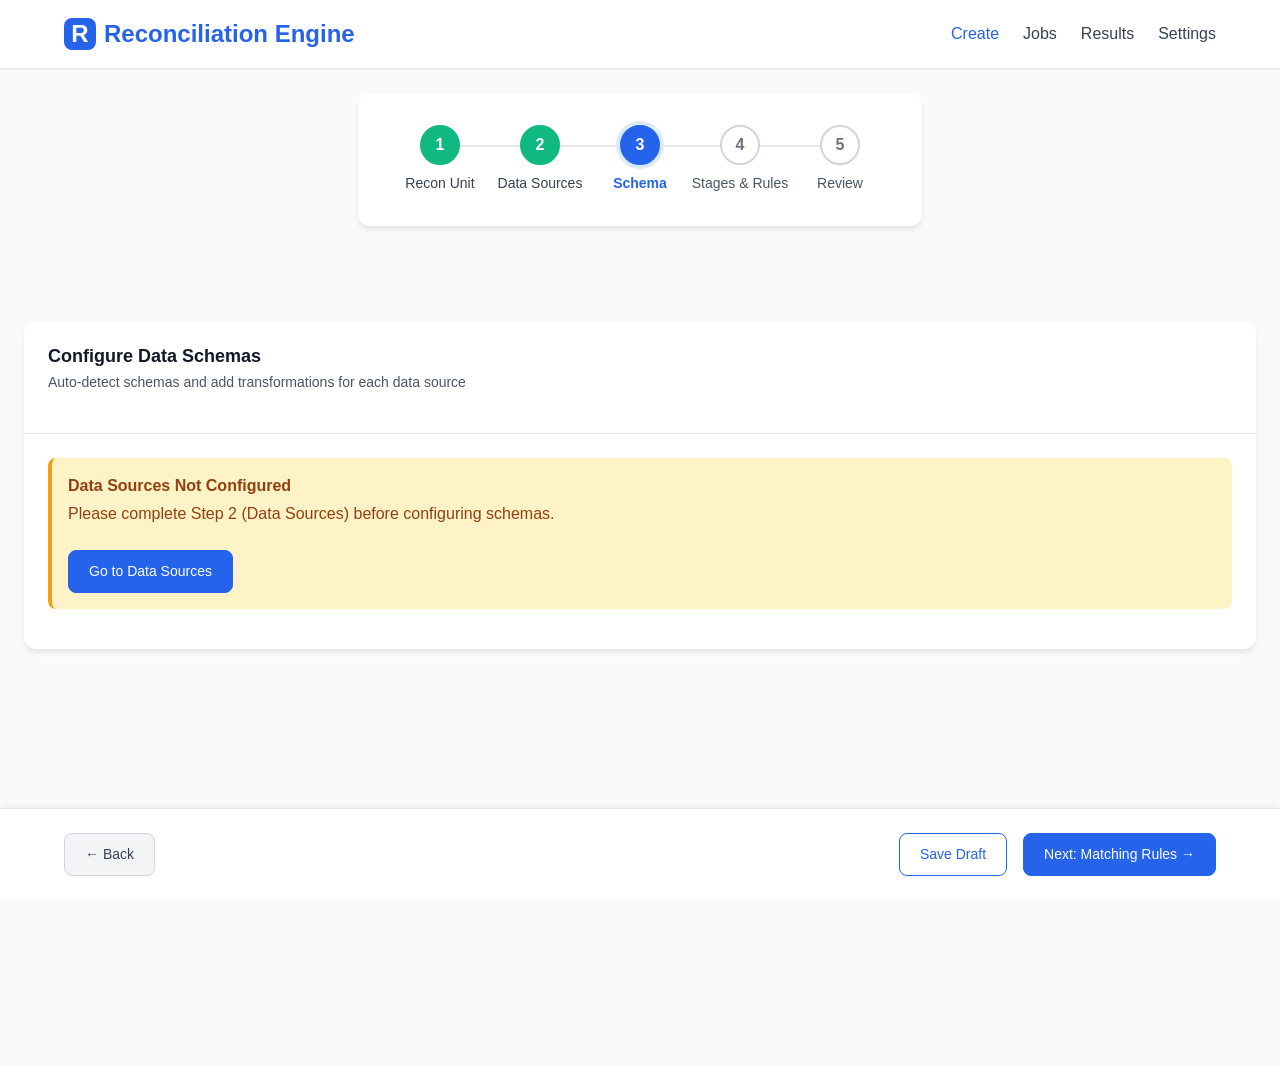
<file: mockups/3-schema.html>
<!DOCTYPE html>
<html lang="en">
<head>
  <meta charset="UTF-8">
  <meta name="viewport" content="width=device-width, initial-scale=1.0">
  <title>Step 3: Schema Configuration - Reconciliation Engine</title>
  <link rel="stylesheet" href="css/main.css">
  <link rel="stylesheet" href="css/components.css">
  <link rel="stylesheet" href="css/steps.css">
</head>
<body class="step-page">
  <!-- Header -->
  <header class="site-header">
    <div class="container">
      <div class="header-content">
        <div class="logo">
          <div class="logo-icon">R</div>
          <span>Reconciliation Engine</span>
        </div>
        <nav>
          <ul class="main-nav">
            <li><a href="index.html" class="active">Create</a></li>
            <li><a href="#">Jobs</a></li>
            <li><a href="#">Results</a></li>
            <li><a href="#">Settings</a></li>
          </ul>
        </nav>
      </div>
    </div>
  </header>

  <!-- Progress Stepper (5 Steps) -->
  <div class="container mt-3">
    <div class="progress-stepper">
      <div class="stepper-container">
        <div class="step completed">
          <div class="step-number">1</div>
          <div class="step-label">Recon Unit</div>
        </div>
        <div class="step completed">
          <div class="step-number">2</div>
          <div class="step-label">Data Sources</div>
        </div>
        <div class="step active">
          <div class="step-number">3</div>
          <div class="step-label">Schema</div>
        </div>
        <div class="step">
          <div class="step-number">4</div>
          <div class="step-label">Stages & Rules</div>
        </div>
        <div class="step">
          <div class="step-number">5</div>
          <div class="step-label">Review</div>
        </div>
      </div>
    </div>
  </div>

  <!-- Main Content -->
  <main class="main-content">
    <div class="container-wide">
      <div class="card">
        <div class="card-header">
          <h2 class="card-title">Configure Data Schemas</h2>
          <p class="card-subtitle">Auto-detect schemas and add transformations for each data source</p>
        </div>
        <div class="card-body">
          <div class="alert alert-info mb-4">
            <div class="alert-title">Schema Auto-Detection</div>
            Click "Fetch Sample Data" to automatically detect field types from your data sources. You can then modify field names, types, and add Lua transformations.
          </div>

          <!-- Tabs -->
          <div class="tabs" id="schema-tabs">
            <!-- Tabs will be rendered dynamically -->
          </div>

          <!-- Tab Contents -->
          <div id="tab-contents">
            <!-- Tab content will be rendered dynamically -->
          </div>
        </div>
      </div>
    </div>
  </main>

  <!-- Action Bar -->
  <div class="action-bar">
    <div class="container">
      <div class="action-bar-content">
        <button class="btn btn-secondary" id="backBtn">
          ← Back
        </button>
        <div style="display: flex; gap: var(--spacing-md);">
          <button class="btn btn-outline" id="saveDraftBtn">
            Save Draft
          </button>
          <button class="btn btn-primary" id="nextBtn">
            Next: Matching Rules →
          </button>
        </div>
      </div>
    </div>
  </div>

  <!-- Scripts -->
  <script src="js/storage.js"></script>
  <script src="js/schema-detector.js"></script>
  <script src="js/yaml-generator.js"></script>
  <script src="js/app.js"></script>
  <script>
    // State
    let dataSources = [];
    let schemas = [];
    let currentTabIndex = 0;

    // Load saved state
    const config = Storage.get();

    // Load data sources
    if (!config.dataSources || config.dataSources.length < 2) {
      document.querySelector('.card-body').innerHTML = `
        <div class="alert alert-warning">
          <div class="alert-title">Data Sources Not Configured</div>
          Please complete Step 2 (Data Sources) before configuring schemas.
          <div class="mt-3">
            <a href="2-datasources.html" class="btn btn-primary">Go to Data Sources</a>
          </div>
        </div>
      `;
    } else {
      dataSources = config.dataSources;

      // Load or initialize schemas
      if (config.schemas && config.schemas.length > 0) {
        schemas = config.schemas;
      } else {
        // Initialize schemas array matching data sources
        schemas = dataSources.map(ds => ({
          id: Storage.generateId('schema'),
          dataSourceId: ds.id,
          name: `${ds.name}_schema`,
          description: '',
          version: 1,
          fields: [],
          sampleData: null
        }));
      }

      // Render UI
      renderTabs();
      renderTabContent();
    }

    // Render tabs
    function renderTabs() {
      const tabsContainer = document.getElementById('schema-tabs');
      let html = '';

      dataSources.forEach((source, index) => {
        const isActive = index === currentTabIndex ? 'active' : '';
        html += `
          <button class="tab ${isActive}" onclick="switchTab(${index})">
            ${source.name} Schema
          </button>
        `;
      });

      tabsContainer.innerHTML = html;
    }

    // Render tab content
    function renderTabContent() {
      const container = document.getElementById('tab-contents');
      const source = dataSources[currentTabIndex];
      const schema = schemas[currentTabIndex];

      let html = `
        <div class="tab-content active">
          <div class="mb-3" style="display: flex; justify-content: space-between; align-items: center;">
            <div>
              <input type="text" class="form-control" id="schema-${schema.id}-name"
                value="${schema.name}" placeholder="Schema name"
                style="width: 300px; display: inline-block; margin-right: 1rem;">
              <input type="text" class="form-control" id="schema-${schema.id}-description"
                value="${schema.description || ''}" placeholder="Description (optional)"
                style="width: 400px; display: inline-block;">
            </div>
            <button class="btn btn-primary" onclick="fetchSampleData(${currentTabIndex})">
              🔍 Fetch Sample Data
            </button>
          </div>

          <!-- Sample Data Preview -->
          <div id="schema-${schema.id}-sample" class="mb-3" style="${schema.sampleData ? '' : 'display: none;'}">
            <h4>Sample Data Preview</h4>
            <div class="table-container">
              <table id="schema-${schema.id}-sample-table">
                ${renderSampleDataTable(schema.sampleData)}
              </table>
            </div>
          </div>

          <!-- Schema Table -->
          <div id="schema-${schema.id}-schema-container">
            ${renderSchemaTable(schema)}
          </div>

          <button class="btn btn-secondary btn-sm mt-3" onclick="addDerivedField(${currentTabIndex})">
            + Add Derived Field
          </button>
        </div>
      `;

      container.innerHTML = html;
    }

    // Render sample data table
    function renderSampleDataTable(sampleData) {
      if (!sampleData || sampleData.length === 0) {
        return '';
      }

      const columns = Object.keys(sampleData[0]);
      let html = '<thead><tr>';
      columns.forEach(col => {
        html += `<th>${col}</th>`;
      });
      html += '</tr></thead><tbody>';

      sampleData.forEach(row => {
        html += '<tr>';
        columns.forEach(col => {
          const value = row[col] !== null && row[col] !== undefined ? row[col] : '';
          html += `<td>${value}</td>`;
        });
        html += '</tr>';
      });
      html += '</tbody>';

      return html;
    }

    // Render schema table
    function renderSchemaTable(schema) {
      if (!schema.fields || schema.fields.length === 0) {
        return '<p class="text-gray">Click "Fetch Sample Data" to auto-detect schema</p>';
      }

      let html = `
        <h4 class="mt-4 mb-3">Schema Fields (${schema.fields.length})</h4>
        <div class="schema-table-container">
          <table class="schema-table">
            <thead>
              <tr>
                <th style="width: 150px;">Source Field</th>
                <th style="width: 150px;">Target Field</th>
                <th style="width: 120px;">Type</th>
                <th style="width: 80px;">Required</th>
                <th style="width: 250px;">Transform (Lua)</th>
                <th style="width: 150px;">Sample</th>
                <th style="width: 80px;">Actions</th>
              </tr>
            </thead>
            <tbody>
      `;

      schema.fields.forEach((field, fieldIndex) => {
        const sampleValue = schema.sampleData && schema.sampleData[0]
          ? schema.sampleData[0][field.source || field.name]
          : '';

        html += `
          <tr>
            <td>
              <code style="font-size: 0.75rem;">${field.source || field.name}</code>
            </td>
            <td>
              <input type="text" class="field-name-input"
                value="${field.name}"
                onchange="updateFieldName(${currentTabIndex}, ${fieldIndex}, this.value)">
            </td>
            <td>
              <select class="field-type-select"
                onchange="updateFieldType(${currentTabIndex}, ${fieldIndex}, this.value)">
                <option value="string" ${field.type === 'string' ? 'selected' : ''}>String</option>
                <option value="decimal" ${field.type === 'decimal' ? 'selected' : ''}>Decimal</option>
                <option value="integer" ${field.type === 'integer' ? 'selected' : ''}>Integer</option>
                <option value="date" ${field.type === 'date' ? 'selected' : ''}>Date</option>
                <option value="timestamp" ${field.type === 'timestamp' ? 'selected' : ''}>Timestamp</option>
                <option value="boolean" ${field.type === 'boolean' ? 'selected' : ''}>Boolean</option>
              </select>
            </td>
            <td style="text-align: center;">
              <input type="checkbox" ${field.required ? 'checked' : ''}
                onchange="updateFieldRequired(${currentTabIndex}, ${fieldIndex}, this.checked)">
            </td>
            <td>
              <textarea class="transform-input" rows="2" placeholder="tonumber(value)"
                onchange="updateFieldTransform(${currentTabIndex}, ${fieldIndex}, this.value)">${field.transform || ''}</textarea>
            </td>
            <td>
              <div class="sample-data" title="${sampleValue}">${sampleValue}</div>
            </td>
            <td>
              <div class="field-actions">
                <button class="icon-btn danger" onclick="deleteField(${currentTabIndex}, ${fieldIndex})" title="Delete field">
                  ×
                </button>
              </div>
            </td>
          </tr>
        `;
      });

      html += `
            </tbody>
          </table>
        </div>
      `;

      return html;
    }

    // Switch tabs
    function switchTab(index) {
      currentTabIndex = index;
      renderTabs();
      renderTabContent();
    }

    // Fetch sample data and auto-detect schema
    function fetchSampleData(index) {
      const source = dataSources[index];
      const schema = schemas[index];

      if (!source) {
        App.showNotification('Data source not found', 'error');
        return;
      }

      App.showNotification('Fetching sample data...', 'info');

      setTimeout(() => {
        // Get sample data based on source type
        let sourceType = source.type === 'postgresql' ? 'postgresql' :
                        source.type === 'api' ? 'api' : 'sftp-csv';

        const sampleData = SchemaDetector.getSampleData(sourceType);

        // Auto-detect schema
        const detectedSchema = SchemaDetector.detectSchema(sampleData, source.name);

        // Update schema with detected fields and sample data
        schemas[index].fields = detectedSchema.fields;
        schemas[index].sampleData = sampleData;
        schemas[index].name = document.getElementById(`schema-${schema.id}-name`)?.value || detectedSchema.name;
        schemas[index].description = document.getElementById(`schema-${schema.id}-description`)?.value || '';

        // Re-render
        renderTabContent();

        App.showNotification('Schema auto-detected successfully!', 'success');
      }, 1000);
    }

    // Update field name
    function updateFieldName(schemaIndex, fieldIndex, value) {
      schemas[schemaIndex].fields[fieldIndex].name = value;
    }

    // Update field type
    function updateFieldType(schemaIndex, fieldIndex, value) {
      schemas[schemaIndex].fields[fieldIndex].type = value;

      // Set precision/scale for decimal
      if (value === 'decimal') {
        schemas[schemaIndex].fields[fieldIndex].precision = 19;
        schemas[schemaIndex].fields[fieldIndex].scale = 4;
      }
    }

    // Update field required
    function updateFieldRequired(schemaIndex, fieldIndex, value) {
      schemas[schemaIndex].fields[fieldIndex].required = value;
    }

    // Update field transform
    function updateFieldTransform(schemaIndex, fieldIndex, value) {
      schemas[schemaIndex].fields[fieldIndex].transform = value || null;
    }

    // Delete field
    function deleteField(schemaIndex, fieldIndex) {
      if (confirm('Are you sure you want to delete this field?')) {
        schemas[schemaIndex].fields.splice(fieldIndex, 1);
        renderTabContent();
        App.showNotification('Field deleted', 'info');
      }
    }

    // Add derived field
    function addDerivedField(schemaIndex) {
      const schema = schemas[schemaIndex];

      if (!schema.fields || schema.fields.length === 0) {
        App.showNotification('Please fetch sample data first', 'error');
        return;
      }

      const newField = {
        source: null,
        name: 'derived_field',
        type: 'string',
        required: false,
        transform: '-- Lua code here\\nreturn value'
      };

      schema.fields.push(newField);
      renderTabContent();
      App.showNotification('Derived field added', 'success');
    }

    // Collect schema data from form
    function collectSchemaData(schema) {
      return {
        id: schema.id,
        dataSourceId: schema.dataSourceId,
        name: document.getElementById(`schema-${schema.id}-name`)?.value || schema.name,
        description: document.getElementById(`schema-${schema.id}-description`)?.value || '',
        version: schema.version,
        fields: schema.fields,
        sampleData: schema.sampleData
      };
    }

    // Save all schemas
    function saveSchemas() {
      // Collect data from all schemas
      const collectedSchemas = schemas.map(schema => collectSchemaData(schema));

      // Validate
      if (collectedSchemas.length !== dataSources.length) {
        App.showNotification('Schema count mismatch with data sources', 'error');
        return false;
      }

      // Check all schemas have names
      for (let i = 0; i < collectedSchemas.length; i++) {
        if (!collectedSchemas[i].name || collectedSchemas[i].name.trim() === '') {
          App.showNotification(`Schema ${i + 1} must have a name`, 'error');
          return false;
        }
      }

      // Check for duplicate names
      const names = collectedSchemas.map(s => s.name.toLowerCase());
      const duplicates = names.filter((name, idx) => names.indexOf(name) !== idx);
      if (duplicates.length > 0) {
        App.showNotification(`Duplicate schema name: ${duplicates[0]}`, 'error');
        return false;
      }

      // Check all schemas have fields
      for (let i = 0; i < collectedSchemas.length; i++) {
        if (!collectedSchemas[i].fields || collectedSchemas[i].fields.length === 0) {
          const sourceName = dataSources[i].name;
          App.showNotification(`Please configure schema for ${sourceName}`, 'error');
          return false;
        }
      }

      // Update schemas in memory
      schemas = collectedSchemas;

      // Save to storage
      Storage.update('schemas', schemas);
      return true;
    }

    // Validation
    App.validateCurrentStep = function() {
      if (!saveSchemas()) {
        return false;
      }

      App.showNotification('Schemas saved successfully!', 'success');
      return true;
    };
  </script>
</body>
</html>
</file>
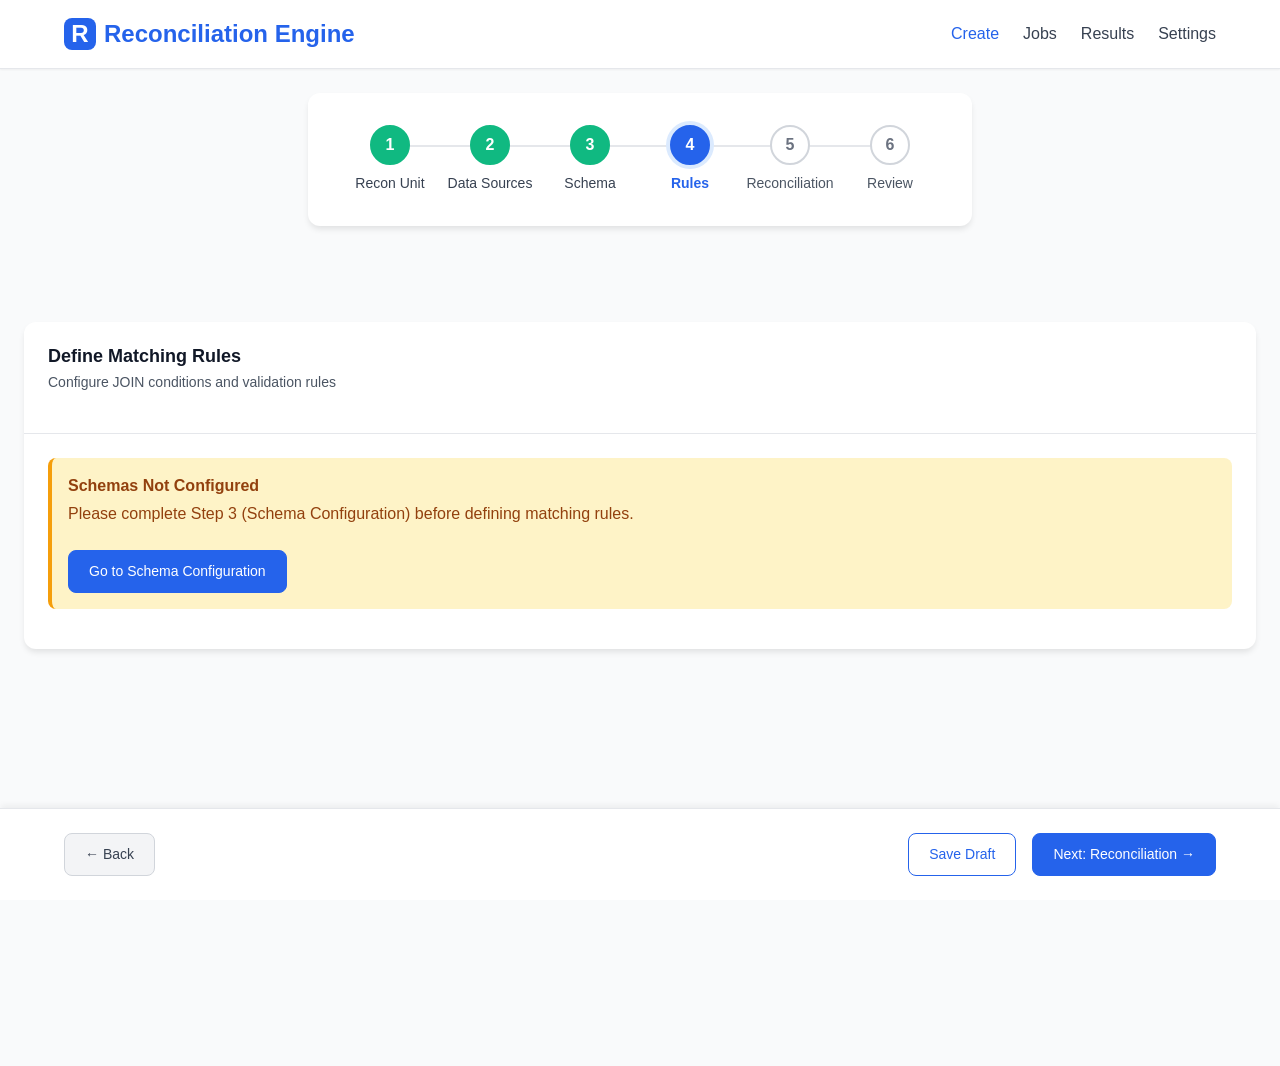
<file: mockups/4-rules.html>
<!DOCTYPE html>
<html lang="en">
<head>
  <meta charset="UTF-8">
  <meta name="viewport" content="width=device-width, initial-scale=1.0">
  <title>Step 4: Matching Rules - Reconciliation Engine</title>
  <link rel="stylesheet" href="css/main.css">
  <link rel="stylesheet" href="css/components.css">
  <link rel="stylesheet" href="css/steps.css">
</head>
<body class="step-page">
  <!-- Header -->
  <header class="site-header">
    <div class="container">
      <div class="header-content">
        <div class="logo">
          <div class="logo-icon">R</div>
          <span>Reconciliation Engine</span>
        </div>
        <nav>
          <ul class="main-nav">
            <li><a href="index.html" class="active">Create</a></li>
            <li><a href="#">Jobs</a></li>
            <li><a href="#">Results</a></li>
            <li><a href="#">Settings</a></li>
          </ul>
        </nav>
      </div>
    </div>
  </header>

  <!-- Progress Stepper -->
  <div class="container mt-3">
    <div class="progress-stepper">
      <div class="stepper-container">
        <div class="step completed">
          <div class="step-number">1</div>
          <div class="step-label">Recon Unit</div>
        </div>
        <div class="step completed">
          <div class="step-number">2</div>
          <div class="step-label">Data Sources</div>
        </div>
        <div class="step completed">
          <div class="step-number">3</div>
          <div class="step-label">Schema</div>
        </div>
        <div class="step active">
          <div class="step-number">4</div>
          <div class="step-label">Rules</div>
        </div>
        <div class="step">
          <div class="step-number">5</div>
          <div class="step-label">Reconciliation</div>
        </div>
        <div class="step">
          <div class="step-number">6</div>
          <div class="step-label">Review</div>
        </div>
      </div>
    </div>
  </div>

  <!-- Main Content -->
  <main class="main-content">
    <div class="container-wide">
      <div class="card">
        <div class="card-header">
          <h2 class="card-title">Define Matching Rules</h2>
          <p class="card-subtitle">Configure JOIN conditions and validation rules</p>
        </div>
        <div class="card-body">
          <div class="alert alert-info mb-4">
            <div class="alert-title">How Matching Works</div>
            First define JOIN conditions (how to match records between sources), then add validation rules to check if matched records are equivalent.
          </div>

          <!-- JOIN Section -->
          <div class="mb-5">
            <div style="display: flex; justify-content: space-between; align-items: center; margin-bottom: var(--spacing-md);">
              <h3>JOIN Conditions</h3>
              <button class="btn btn-secondary btn-sm" onclick="addJoinCondition()">
                + Add JOIN Condition
              </button>
            </div>

            <div id="join-container">
              <!-- JOIN conditions will be rendered here -->
            </div>
          </div>

          <!-- RULES Section -->
          <div>
            <div style="display: flex; justify-content: space-between; align-items: center; margin-bottom: var(--spacing-md);">
              <h3>Validation Rules</h3>
              <button class="btn btn-secondary btn-sm" onclick="addRule()">
                + Add Rule
              </button>
            </div>

            <div id="rules-container">
              <!-- Rules will be rendered here -->
            </div>
          </div>
        </div>
      </div>
    </div>
  </main>

  <!-- Action Bar -->
  <div class="action-bar">
    <div class="container">
      <div class="action-bar-content">
        <button class="btn btn-secondary" id="backBtn">
          ← Back
        </button>
        <div style="display: flex; gap: var(--spacing-md);">
          <button class="btn btn-outline" id="saveDraftBtn">
            Save Draft
          </button>
          <button class="btn btn-primary" id="nextBtn">
            Next: Reconciliation →
          </button>
        </div>
      </div>
    </div>
  </div>

  <!-- Scripts -->
  <script src="js/storage.js"></script>
  <script src="js/yaml-generator.js"></script>
  <script src="js/app.js"></script>
  <script>
    // State
    let matchingRules = {
      join: [],
      rules: []
    };

    let availableFields = {
      sourceA: [],
      sourceB: []
    };

    // Load saved state
    const config = Storage.get();
    if (config.matchingRules) {
      matchingRules = config.matchingRules;
    }

    // Load available fields from schemas
    if (config.schemaA && config.schemaA.fields) {
      availableFields.sourceA = config.schemaA.fields.map(f => ({
        name: f.name,
        type: f.type,
        fullPath: `source_a.${f.name}`
      }));
    }

    if (config.schemaB && config.schemaB.fields) {
      availableFields.sourceB = config.schemaB.fields.map(f => ({
        name: f.name,
        type: f.type,
        fullPath: `source_b.${f.name}`
      }));
    }

    // Initialize with default join if empty
    if (matchingRules.join.length === 0 && availableFields.sourceA.length > 0) {
      matchingRules.join.push({
        left: availableFields.sourceA[0].fullPath,
        right: availableFields.sourceB[0].fullPath
      });
    }

    // Initialize with default rule if empty
    if (matchingRules.rules.length === 0 && availableFields.sourceA.length > 0) {
      matchingRules.rules.push({
        name: 'rule_1',
        severity: 'error',
        type: 'comparison',
        left: availableFields.sourceA[0].fullPath,
        operator: '=',
        right: availableFields.sourceB[0].fullPath,
        description: ''
      });
    }

    // Render JOIN conditions
    function renderJoinConditions() {
      const container = document.getElementById('join-container');

      if (matchingRules.join.length === 0) {
        container.innerHTML = '<p class="text-gray">No JOIN conditions defined. Click "Add JOIN Condition" to start.</p>';
        return;
      }

      let html = '';
      matchingRules.join.forEach((join, index) => {
        html += `
          <div class="card mb-3" style="background: var(--gray-50);">
            <div class="card-body">
              <div style="display: flex; align-items: center; gap: var(--spacing-md);">
                <div style="flex: 1;">
                  <label class="form-label">Source A Field</label>
                  <select class="form-control" onchange="updateJoinLeft(${index}, this.value)">
                    ${availableFields.sourceA.map(field =>
                      `<option value="${field.fullPath}" ${join.left === field.fullPath ? 'selected' : ''}>${field.name}</option>`
                    ).join('')}
                  </select>
                </div>
                <div style="margin-top: 1.5rem; font-size: 1.5rem; font-weight: bold; color: var(--primary);">
                  =
                </div>
                <div style="flex: 1;">
                  <label class="form-label">Source B Field</label>
                  <select class="form-control" onchange="updateJoinRight(${index}, this.value)">
                    ${availableFields.sourceB.map(field =>
                      `<option value="${field.fullPath}" ${join.right === field.fullPath ? 'selected' : ''}>${field.name}</option>`
                    ).join('')}
                  </select>
                </div>
                <div style="margin-top: 1.5rem;">
                  <button class="btn btn-outline btn-sm" onclick="deleteJoinCondition(${index})" title="Delete JOIN condition">
                    ×
                  </button>
                </div>
              </div>
            </div>
          </div>
        `;
      });

      container.innerHTML = html;
    }

    // Render rules
    function renderRules() {
      const container = document.getElementById('rules-container');

      if (matchingRules.rules.length === 0) {
        container.innerHTML = '<p class="text-gray">No validation rules defined. Click "Add Rule" to start.</p>';
        return;
      }

      let html = '';
      matchingRules.rules.forEach((rule, index) => {
        html += `
          <div class="card mb-3">
            <div class="card-header" style="background: var(--gray-50); display: flex; justify-content: space-between; align-items: center;">
              <div style="display: flex; align-items: center; gap: var(--spacing-md);">
                <input type="text" class="form-control" value="${rule.name}"
                  style="width: 200px; font-weight: 600;"
                  onchange="updateRuleName(${index}, this.value)">
                <span class="badge ${rule.severity === 'error' ? 'badge-error' : 'badge-warning'}">
                  ${rule.severity.toUpperCase()}
                </span>
                <select class="form-control" style="width: 120px;" onchange="updateRuleSeverity(${index}, this.value)">
                  <option value="error" ${rule.severity === 'error' ? 'selected' : ''}>Error</option>
                  <option value="warning" ${rule.severity === 'warning' ? 'selected' : ''}>Warning</option>
                </select>
              </div>
              <div style="display: flex; gap: var(--spacing-sm);">
                ${index > 0 ? `<button class="btn btn-outline btn-sm" onclick="moveRuleUp(${index})">↑</button>` : ''}
                ${index < matchingRules.rules.length - 1 ? `<button class="btn btn-outline btn-sm" onclick="moveRuleDown(${index})">↓</button>` : ''}
                <button class="btn btn-outline btn-sm" onclick="deleteRule(${index})">×</button>
              </div>
            </div>
            <div class="card-body">
              <!-- Rule Type Tabs -->
              <div class="tabs mb-3">
                <button class="tab ${rule.type === 'comparison' ? 'active' : ''}" onclick="switchRuleType(${index}, 'comparison')">Comparison</button>
                <button class="tab ${rule.type === 'script' ? 'active' : ''}" onclick="switchRuleType(${index}, 'script')">Lua Script</button>
                <button class="tab ${rule.type === 'boolean' ? 'active' : ''}" onclick="switchRuleType(${index}, 'boolean')">Boolean</button>
              </div>

              <!-- Rule Type Content -->
              <div id="rule-content-${index}">
                ${renderRuleContent(rule, index)}
              </div>

              <!-- Description -->
              <div class="form-group mt-3">
                <label class="form-label">Description (optional)</label>
                <input type="text" class="form-control" value="${rule.description || ''}"
                  placeholder="Describe what this rule validates"
                  onchange="updateRuleDescription(${index}, this.value)">
              </div>
            </div>
          </div>
        `;
      });

      container.innerHTML = html;
    }

    // Render rule content based on type
    function renderRuleContent(rule, index) {
      if (rule.type === 'comparison') {
        return `
          <div class="form-group">
            <label class="form-label">Left Operand</label>
            <select class="form-control" onchange="updateRuleLeft(${index}, this.value)">
              ${availableFields.sourceA.concat(availableFields.sourceB).map(field =>
                `<option value="${field.fullPath}" ${rule.left === field.fullPath ? 'selected' : ''}>${field.fullPath}</option>`
              ).join('')}
            </select>
          </div>
          <div class="form-group">
            <label class="form-label">Operator</label>
            <select class="form-control" onchange="updateRuleOperator(${index}, this.value)">
              <option value="=" ${rule.operator === '=' ? 'selected' : ''}>=</option>
              <option value="!=" ${rule.operator === '!=' ? 'selected' : ''}>!=</option>
              <option value=">" ${rule.operator === '>' ? 'selected' : ''}>&gt;</option>
              <option value="<" ${rule.operator === '<' ? 'selected' : ''}>&lt;</option>
              <option value=">=" ${rule.operator === '>=' ? 'selected' : ''}>&gt;=</option>
              <option value="<=" ${rule.operator === '<=' ? 'selected' : ''}>&lt;=</option>
            </select>
          </div>
          <div class="form-group">
            <label class="form-label">Right Operand</label>
            <select class="form-control" onchange="updateRuleRight(${index}, this.value)">
              ${availableFields.sourceA.concat(availableFields.sourceB).map(field =>
                `<option value="${field.fullPath}" ${rule.right === field.fullPath ? 'selected' : ''}>${field.fullPath}</option>`
              ).join('')}
            </select>
          </div>
        `;
      } else if (rule.type === 'script') {
        return `
          <div class="form-group">
            <label class="form-label">Lua Script</label>
            <textarea class="form-control" rows="6"
              placeholder="return math.abs(source_a.amount - source_b.amount) <= 0.05"
              onchange="updateRuleScript(${index}, this.value)">${rule.script || ''}</textarea>
            <span class="form-help">
              The script must return true for the rule to pass. Available: source_a.*, source_b.*
            </span>
          </div>
        `;
      } else if (rule.type === 'boolean') {
        return `
          <div class="form-group">
            <label class="form-label">Boolean Operator</label>
            <select class="form-control" onchange="updateRuleBooleanOperator(${index}, this.value)">
              <option value="AND" ${rule.operator === 'AND' ? 'selected' : ''}>AND</option>
              <option value="OR" ${rule.operator === 'OR' ? 'selected' : ''}>OR</option>
              <option value="NOT" ${rule.operator === 'NOT' ? 'selected' : ''}>NOT</option>
            </select>
          </div>
          <div class="alert alert-info">
            <div class="alert-title">Boolean Logic Rules</div>
            Combine multiple conditions using AND, OR, NOT operators. This is an advanced feature for complex validation logic.
          </div>
        `;
      }
    }

    // JOIN functions
    function addJoinCondition() {
      if (availableFields.sourceA.length === 0 || availableFields.sourceB.length === 0) {
        App.showNotification('Please configure schemas first', 'error');
        return;
      }

      matchingRules.join.push({
        left: availableFields.sourceA[0].fullPath,
        right: availableFields.sourceB[0].fullPath
      });
      renderJoinConditions();
    }

    function updateJoinLeft(index, value) {
      matchingRules.join[index].left = value;
    }

    function updateJoinRight(index, value) {
      matchingRules.join[index].right = value;
    }

    function deleteJoinCondition(index) {
      if (matchingRules.join.length === 1) {
        App.showNotification('At least one JOIN condition is required', 'error');
        return;
      }
      if (confirm('Are you sure you want to delete this JOIN condition?')) {
        matchingRules.join.splice(index, 1);
        renderJoinConditions();
      }
    }

    // Rule functions
    function addRule() {
      if (availableFields.sourceA.length === 0 || availableFields.sourceB.length === 0) {
        App.showNotification('Please configure schemas first', 'error');
        return;
      }

      const ruleNum = matchingRules.rules.length + 1;
      matchingRules.rules.push({
        name: `rule_${ruleNum}`,
        severity: 'error',
        type: 'comparison',
        left: availableFields.sourceA[0].fullPath,
        operator: '=',
        right: availableFields.sourceB[0].fullPath,
        description: ''
      });
      renderRules();
    }

    function updateRuleName(index, value) {
      matchingRules.rules[index].name = value;
    }

    function updateRuleSeverity(index, value) {
      matchingRules.rules[index].severity = value;
      renderRules();
    }

    function switchRuleType(index, type) {
      const rule = matchingRules.rules[index];
      rule.type = type;

      // Reset type-specific fields
      if (type === 'comparison') {
        rule.left = availableFields.sourceA[0].fullPath;
        rule.operator = '=';
        rule.right = availableFields.sourceB[0].fullPath;
        delete rule.script;
      } else if (type === 'script') {
        rule.script = 'return true';
        delete rule.left;
        delete rule.operator;
        delete rule.right;
      } else if (type === 'boolean') {
        rule.operator = 'AND';
        rule.operands = [];
        delete rule.left;
        delete rule.right;
        delete rule.script;
      }

      renderRules();
    }

    function updateRuleLeft(index, value) {
      matchingRules.rules[index].left = value;
    }

    function updateRuleOperator(index, value) {
      matchingRules.rules[index].operator = value;
    }

    function updateRuleRight(index, value) {
      matchingRules.rules[index].right = value;
    }

    function updateRuleScript(index, value) {
      matchingRules.rules[index].script = value;
    }

    function updateRuleBooleanOperator(index, value) {
      matchingRules.rules[index].operator = value;
    }

    function updateRuleDescription(index, value) {
      matchingRules.rules[index].description = value;
    }

    function moveRuleUp(index) {
      if (index === 0) return;
      [matchingRules.rules[index - 1], matchingRules.rules[index]] =
        [matchingRules.rules[index], matchingRules.rules[index - 1]];
      renderRules();
    }

    function moveRuleDown(index) {
      if (index === matchingRules.rules.length - 1) return;
      [matchingRules.rules[index], matchingRules.rules[index + 1]] =
        [matchingRules.rules[index + 1], matchingRules.rules[index]];
      renderRules();
    }

    function deleteRule(index) {
      if (confirm('Are you sure you want to delete this rule?')) {
        matchingRules.rules.splice(index, 1);
        renderRules();
      }
    }

    // Validation
    App.validateCurrentStep = function() {
      if (matchingRules.join.length === 0) {
        App.showNotification('Please define at least one JOIN condition', 'error');
        return false;
      }

      if (matchingRules.rules.length === 0) {
        App.showNotification('Please define at least one validation rule', 'error');
        return false;
      }

      // Validate rule names are unique
      const ruleNames = matchingRules.rules.map(r => r.name);
      const duplicates = ruleNames.filter((name, idx) => ruleNames.indexOf(name) !== idx);
      if (duplicates.length > 0) {
        App.showNotification(`Rule names must be unique. Duplicate: ${duplicates[0]}`, 'error');
        return false;
      }

      Storage.update('matchingRules', matchingRules);
      App.showNotification('Matching rules saved successfully!', 'success');
      return true;
    };

    // Initial render
    if (availableFields.sourceA.length === 0 || availableFields.sourceB.length === 0) {
      document.querySelector('.card-body').innerHTML = `
        <div class="alert alert-warning">
          <div class="alert-title">Schemas Not Configured</div>
          Please complete Step 3 (Schema Configuration) before defining matching rules.
          <div class="mt-3">
            <a href="3-schema.html" class="btn btn-primary">Go to Schema Configuration</a>
          </div>
        </div>
      `;
    } else {
      renderJoinConditions();
      renderRules();
    }
  </script>
</body>
</html>
</file>
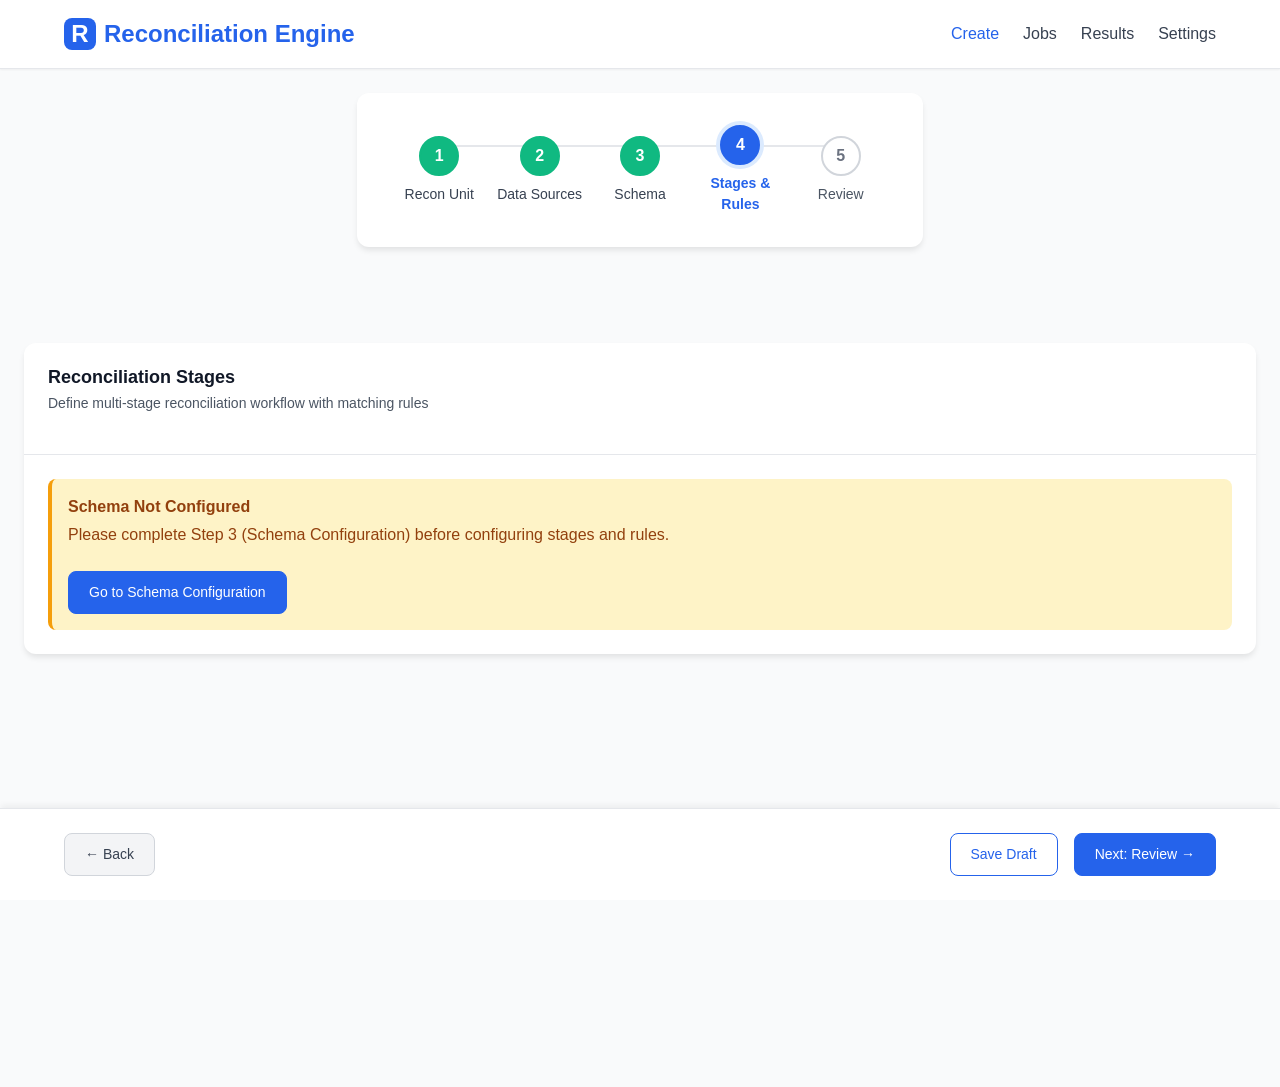
<file: mockups/4-stages.html>
<!DOCTYPE html>
<html lang="en">
<head>
  <meta charset="UTF-8">
  <meta name="viewport" content="width=device-width, initial-scale=1.0">
  <title>Step 4: Stages & Rules - Reconciliation Engine</title>
  <link rel="stylesheet" href="css/main.css">
  <link rel="stylesheet" href="css/components.css">
  <link rel="stylesheet" href="css/steps.css">
  <link rel="stylesheet" href="css/blocks.css">
</head>
<body class="step-page">
  <!-- Header -->
  <header class="site-header">
    <div class="container">
      <div class="header-content">
        <div class="logo">
          <div class="logo-icon">R</div>
          <span>Reconciliation Engine</span>
        </div>
        <nav>
          <ul class="main-nav">
            <li><a href="index.html" class="active">Create</a></li>
            <li><a href="#">Jobs</a></li>
            <li><a href="#">Results</a></li>
            <li><a href="#">Settings</a></li>
          </ul>
        </nav>
      </div>
    </div>
  </header>

  <!-- Progress Stepper -->
  <div class="container mt-3">
    <div class="progress-stepper">
      <div class="stepper-container">
        <div class="step completed">
          <div class="step-number">1</div>
          <div class="step-label">Recon Unit</div>
        </div>
        <div class="step completed">
          <div class="step-number">2</div>
          <div class="step-label">Data Sources</div>
        </div>
        <div class="step completed">
          <div class="step-number">3</div>
          <div class="step-label">Schema</div>
        </div>
        <div class="step active">
          <div class="step-number">4</div>
          <div class="step-label">Stages & Rules</div>
        </div>
        <div class="step">
          <div class="step-number">5</div>
          <div class="step-label">Review</div>
        </div>
      </div>
    </div>
  </div>

  <!-- Main Content -->
  <main class="main-content">
    <div class="container-wide">
      <!-- Stages Card -->
      <div class="card">
        <div class="card-header">
          <h2 class="card-title">Reconciliation Stages</h2>
          <p class="card-subtitle">Define multi-stage reconciliation workflow with matching rules</p>
        </div>
        <div class="card-body" style="padding: 0;">
          <!-- Stage Tabs -->
          <div class="stage-tabs" id="stage-tabs">
            <!-- Rendered by StagesManager -->
          </div>

          <!-- Stage Content -->
          <div id="stage-content">
            <!-- Rendered by StagesManager -->
          </div>
        </div>
      </div>
    </div>
  </main>

  <!-- Action Bar -->
  <div class="action-bar">
    <div class="container">
      <div class="action-bar-content">
        <button class="btn btn-secondary" id="backBtn">
          ← Back
        </button>
        <div style="display: flex; gap: var(--spacing-md);">
          <button class="btn btn-outline" id="saveDraftBtn">
            Save Draft
          </button>
          <button class="btn btn-primary" id="nextBtn">
            Next: Review →
          </button>
        </div>
      </div>
    </div>
  </div>

  <!-- Scripts -->
  <script src="js/storage.js"></script>
  <script src="js/block-rule-engine.js"></script>
  <script src="js/block-drag-drop.js"></script>
  <script src="js/stages-manager.js"></script>
  <script src="js/yaml-generator.js"></script>
  <script src="js/app.js"></script>
  <script>
    // Initialize stages manager
    const stagesManager = new StagesManager({
      containerId: 'stage-content',
      tabsId: 'stage-tabs',
      onStateChange: (state) => {
        Storage.update('stages', state.stages);
      }
    });

    // Load existing config
    const config = Storage.get();

    // Check if previous steps are complete
    // Support both new format (schemas array) and old format (schemaA/schemaB)
    const hasSchemas = (config.schemas && config.schemas.length >= 2 &&
                        config.schemas[0].fields && config.schemas[0].fields.length > 0) ||
                       (config.schemaA && config.schemaA.fields && config.schemaA.fields.length > 0);

    if (!hasSchemas) {
      document.querySelector('.card-body').innerHTML = `
        <div class="alert alert-warning" style="margin: var(--spacing-lg);">
          <div class="alert-title">Schema Not Configured</div>
          Please complete Step 3 (Schema Configuration) before configuring stages and rules.
          <div class="mt-3">
            <a href="3-schema.html" class="btn btn-primary">Go to Schema Configuration</a>
          </div>
        </div>
      `;
    } else {
      // Initialize with config
      stagesManager.initialize(config);
    }

    // Validation
    App.validateCurrentStep = function() {
      // Validate stages
      const errors = stagesManager.validate();
      if (errors.length > 0) {
        App.showNotification(errors[0], 'error');
        return false;
      }

      // Save final state
      const finalConfig = stagesManager.getConfiguration();
      Storage.update('stages', finalConfig.stages);

      App.showNotification('Stages and rules saved successfully!', 'success');
      return true;
    };
  </script>
</body>
</html>
</file>
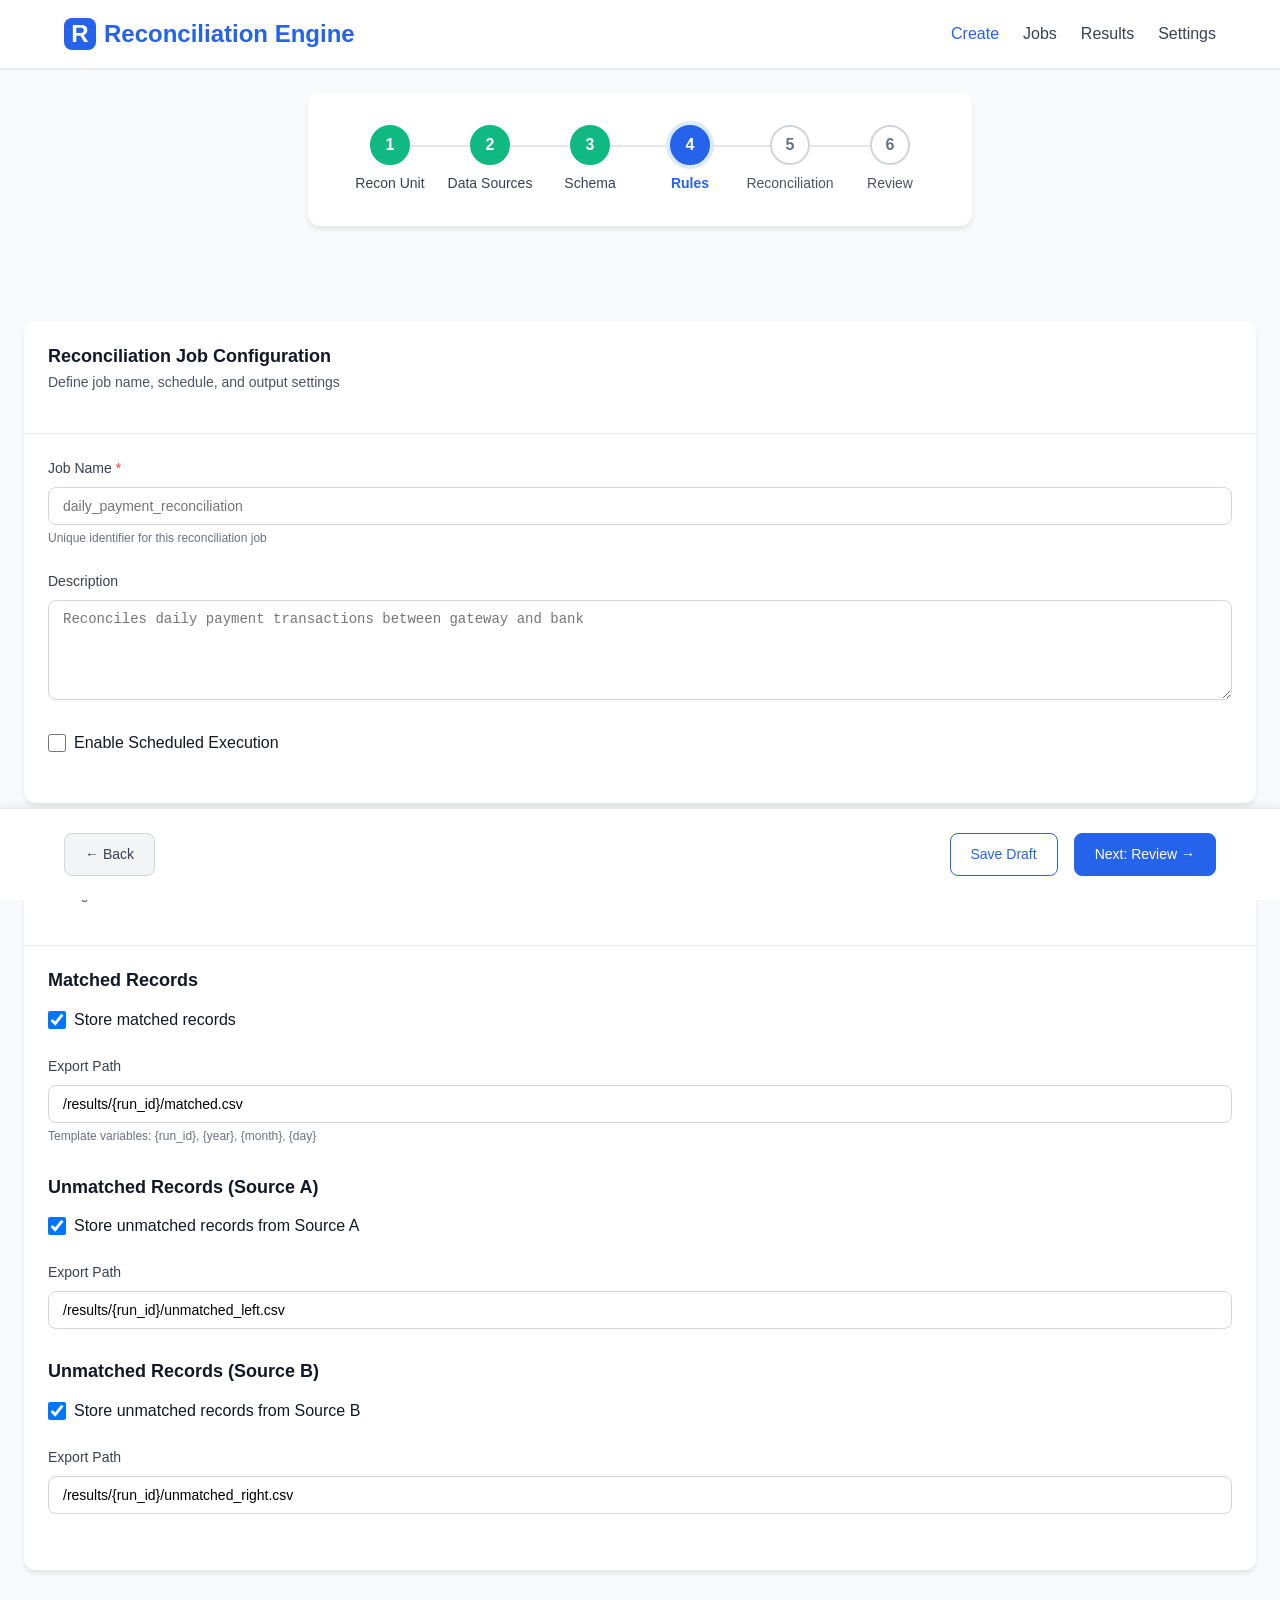
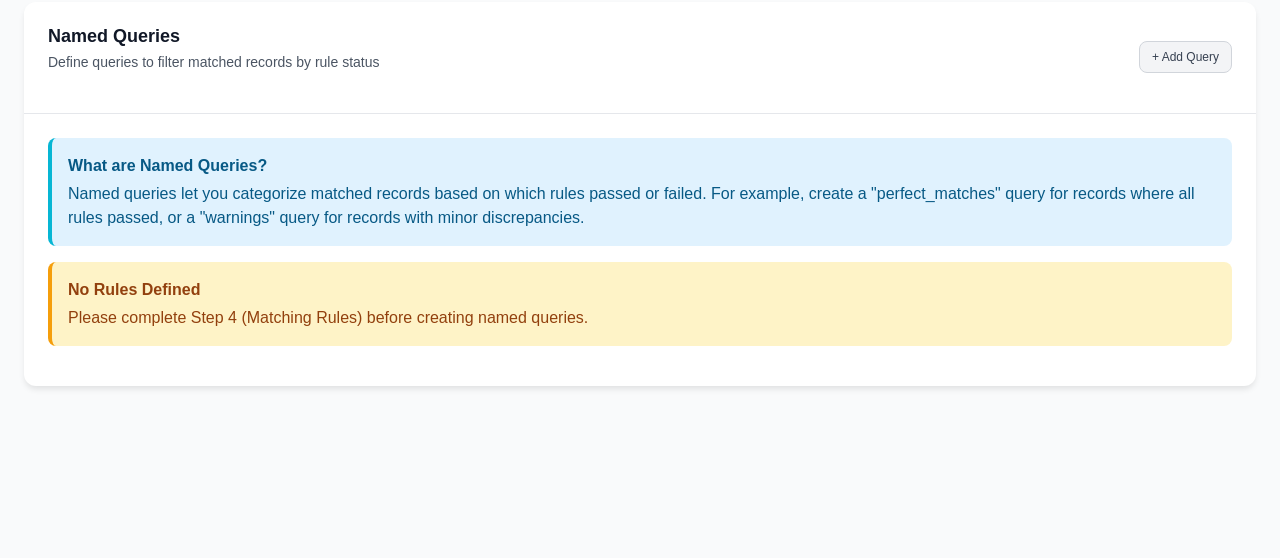
<file: mockups/5-reconciliation.html>
<!DOCTYPE html>
<html lang="en">
<head>
  <meta charset="UTF-8">
  <meta name="viewport" content="width=device-width, initial-scale=1.0">
  <title>Step 5: Reconciliation Configuration - Reconciliation Engine</title>
  <link rel="stylesheet" href="css/main.css">
  <link rel="stylesheet" href="css/components.css">
  <link rel="stylesheet" href="css/steps.css">
</head>
<body class="step-page">
  <!-- Header -->
  <header class="site-header">
    <div class="container">
      <div class="header-content">
        <div class="logo">
          <div class="logo-icon">R</div>
          <span>Reconciliation Engine</span>
        </div>
        <nav>
          <ul class="main-nav">
            <li><a href="index.html" class="active">Create</a></li>
            <li><a href="#">Jobs</a></li>
            <li><a href="#">Results</a></li>
            <li><a href="#">Settings</a></li>
          </ul>
        </nav>
      </div>
    </div>
  </header>

  <!-- Progress Stepper -->
  <div class="container mt-3">
    <div class="progress-stepper">
      <div class="stepper-container">
        <div class="step completed">
          <div class="step-number">1</div>
          <div class="step-label">Recon Unit</div>
        </div>
        <div class="step completed">
          <div class="step-number">2</div>
          <div class="step-label">Data Sources</div>
        </div>
        <div class="step completed">
          <div class="step-number">3</div>
          <div class="step-label">Schema</div>
        </div>
        <div class="step completed">
          <div class="step-number">4</div>
          <div class="step-label">Rules</div>
        </div>
        <div class="step active">
          <div class="step-number">5</div>
          <div class="step-label">Reconciliation</div>
        </div>
        <div class="step">
          <div class="step-number">6</div>
          <div class="step-label">Review</div>
        </div>
      </div>
    </div>
  </div>

  <!-- Main Content -->
  <main class="main-content">
    <div class="container-wide">
      <!-- Job Configuration -->
      <div class="card mb-4">
        <div class="card-header">
          <h2 class="card-title">Reconciliation Job Configuration</h2>
          <p class="card-subtitle">Define job name, schedule, and output settings</p>
        </div>
        <div class="card-body">
          <div class="form-group">
            <label class="form-label form-label-required">Job Name</label>
            <input type="text" class="form-control" id="job-name" placeholder="daily_payment_reconciliation">
            <span class="form-help">Unique identifier for this reconciliation job</span>
          </div>

          <div class="form-group">
            <label class="form-label">Description</label>
            <textarea class="form-control" id="job-description" rows="3" placeholder="Reconciles daily payment transactions between gateway and bank"></textarea>
          </div>

          <!-- Schedule (Optional) -->
          <div class="form-group">
            <label class="checkbox">
              <input type="checkbox" id="schedule-enabled">
              <span>Enable Scheduled Execution</span>
            </label>
          </div>

          <div id="schedule-config" style="display: none;">
            <div class="card" style="background: var(--gray-50); border: 1px solid var(--gray-200);">
              <div class="card-body">
                <div class="form-group">
                  <label class="form-label">Cron Expression</label>
                  <input type="text" class="form-control" id="schedule-cron" placeholder="0 2 * * *">
                  <span class="form-help">Examples: 0 2 * * * (daily at 2 AM), 0 */6 * * * (every 6 hours)</span>
                </div>

                <div class="form-group">
                  <label class="form-label">Auto-generate Date Range</label>
                  <select class="form-control" id="schedule-range">
                    <option value="previous_day">Previous Day</option>
                    <option value="previous_hour">Previous Hour</option>
                    <option value="previous_week">Previous Week</option>
                    <option value="previous_month">Previous Month</option>
                  </select>
                </div>
              </div>
            </div>
          </div>
        </div>
      </div>

      <!-- Output Configuration -->
      <div class="card mb-4">
        <div class="card-header">
          <h2 class="card-title">Output Configuration</h2>
          <p class="card-subtitle">Configure where to store matched and unmatched records</p>
        </div>
        <div class="card-body">
          <!-- Matched Outputs -->
          <div class="mb-4">
            <h4>Matched Records</h4>
            <div class="form-group">
              <label class="checkbox">
                <input type="checkbox" id="output-matched-enabled" checked>
                <span>Store matched records</span>
              </label>
            </div>

            <div id="output-matched-config">
              <div class="form-group">
                <label class="form-label">Export Path</label>
                <input type="text" class="form-control" id="output-matched-path" value="/results/{run_id}/matched.csv">
                <span class="form-help">Template variables: {run_id}, {year}, {month}, {day}</span>
              </div>
            </div>
          </div>

          <!-- Unmatched Left -->
          <div class="mb-4">
            <h4>Unmatched Records (Source A)</h4>
            <div class="form-group">
              <label class="checkbox">
                <input type="checkbox" id="output-unmatched-left-enabled" checked>
                <span>Store unmatched records from Source A</span>
              </label>
            </div>

            <div id="output-unmatched-left-config">
              <div class="form-group">
                <label class="form-label">Export Path</label>
                <input type="text" class="form-control" id="output-unmatched-left-path" value="/results/{run_id}/unmatched_left.csv">
              </div>
            </div>
          </div>

          <!-- Unmatched Right -->
          <div class="mb-4">
            <h4>Unmatched Records (Source B)</h4>
            <div class="form-group">
              <label class="checkbox">
                <input type="checkbox" id="output-unmatched-right-enabled" checked>
                <span>Store unmatched records from Source B</span>
              </label>
            </div>

            <div id="output-unmatched-right-config">
              <div class="form-group">
                <label class="form-label">Export Path</label>
                <input type="text" class="form-control" id="output-unmatched-right-path" value="/results/{run_id}/unmatched_right.csv">
              </div>
            </div>
          </div>
        </div>
      </div>

      <!-- Named Queries -->
      <div class="card mb-4">
        <div class="card-header">
          <div style="display: flex; justify-content: space-between; align-items: center;">
            <div>
              <h2 class="card-title">Named Queries</h2>
              <p class="card-subtitle">Define queries to filter matched records by rule status</p>
            </div>
            <button class="btn btn-secondary btn-sm" onclick="addNamedQuery()">
              + Add Query
            </button>
          </div>
        </div>
        <div class="card-body">
          <div class="alert alert-info mb-4">
            <div class="alert-title">What are Named Queries?</div>
            Named queries let you categorize matched records based on which rules passed or failed. For example, create a "perfect_matches" query for records where all rules passed, or a "warnings" query for records with minor discrepancies.
          </div>

          <div id="queries-container">
            <!-- Queries will be rendered here -->
          </div>
        </div>
      </div>
    </div>
  </main>

  <!-- Action Bar -->
  <div class="action-bar">
    <div class="container">
      <div class="action-bar-content">
        <button class="btn btn-secondary" id="backBtn">
          ← Back
        </button>
        <div style="display: flex; gap: var(--spacing-md);">
          <button class="btn btn-outline" id="saveDraftBtn">
            Save Draft
          </button>
          <button class="btn btn-primary" id="nextBtn">
            Next: Review →
          </button>
        </div>
      </div>
    </div>
  </div>

  <!-- Scripts -->
  <script src="js/storage.js"></script>
  <script src="js/yaml-generator.js"></script>
  <script src="js/app.js"></script>
  <script>
    // State
    let reconciliationConfig = {
      name: '',
      description: '',
      schedule: null,
      outputs: {
        matched: {
          store: true,
          path: '/results/{run_id}/matched.csv'
        },
        unmatchedLeft: {
          store: true,
          path: '/results/{run_id}/unmatched_left.csv'
        },
        unmatchedRight: {
          store: true,
          path: '/results/{run_id}/unmatched_right.csv'
        }
      },
      queries: []
    };

    let availableRules = [];

    // Load saved state
    const config = Storage.get();
    if (config.reconciliation) {
      reconciliationConfig = config.reconciliation;

      // Populate form fields
      document.getElementById('job-name').value = reconciliationConfig.name || '';
      document.getElementById('job-description').value = reconciliationConfig.description || '';

      if (reconciliationConfig.schedule) {
        document.getElementById('schedule-enabled').checked = true;
        document.getElementById('schedule-config').style.display = 'block';
        document.getElementById('schedule-cron').value = reconciliationConfig.schedule.cron || '';
        document.getElementById('schedule-range').value = reconciliationConfig.schedule.autoRange || 'previous_day';
      }

      if (reconciliationConfig.outputs) {
        const outputs = reconciliationConfig.outputs;

        document.getElementById('output-matched-enabled').checked = outputs.matched?.store !== false;
        document.getElementById('output-matched-path').value = outputs.matched?.path || '/results/{run_id}/matched.csv';

        document.getElementById('output-unmatched-left-enabled').checked = outputs.unmatchedLeft?.store !== false;
        document.getElementById('output-unmatched-left-path').value = outputs.unmatchedLeft?.path || '/results/{run_id}/unmatched_left.csv';

        document.getElementById('output-unmatched-right-enabled').checked = outputs.unmatchedRight?.store !== false;
        document.getElementById('output-unmatched-right-path').value = outputs.unmatchedRight?.path || '/results/{run_id}/unmatched_right.csv';
      }
    }

    // Load available rules
    if (config.matchingRules && config.matchingRules.rules) {
      availableRules = config.matchingRules.rules.map(r => r.name);
    }

    // Auto-populate job name from sources
    if (!reconciliationConfig.name && config.sourceA && config.sourceB) {
      document.getElementById('job-name').value = `${config.sourceA.name}_${config.sourceB.name}_reconciliation`;
    }

    // Initialize with default query if empty
    if (reconciliationConfig.queries.length === 0 && availableRules.length > 0) {
      reconciliationConfig.queries.push({
        name: 'perfect_matches',
        description: 'All rules passed',
        rulesPassed: availableRules.slice(),
        rulesFailed: [],
        script: null
      });
    }

    // Event listeners
    document.getElementById('schedule-enabled').addEventListener('change', function() {
      document.getElementById('schedule-config').style.display = this.checked ? 'block' : 'none';
    });

    document.getElementById('output-matched-enabled').addEventListener('change', function() {
      document.getElementById('output-matched-config').style.display = this.checked ? 'block' : 'none';
    });

    document.getElementById('output-unmatched-left-enabled').addEventListener('change', function() {
      document.getElementById('output-unmatched-left-config').style.display = this.checked ? 'block' : 'none';
    });

    document.getElementById('output-unmatched-right-enabled').addEventListener('change', function() {
      document.getElementById('output-unmatched-right-config').style.display = this.checked ? 'block' : 'none';
    });

    // Render named queries
    function renderNamedQueries() {
      const container = document.getElementById('queries-container');

      if (reconciliationConfig.queries.length === 0) {
        container.innerHTML = '<p class="text-gray">No named queries defined. Click "Add Query" to create one.</p>';
        return;
      }

      let html = '';
      reconciliationConfig.queries.forEach((query, index) => {
        html += `
          <div class="card mb-3" style="border-left: 4px solid var(--primary);">
            <div class="card-header" style="background: var(--gray-50); display: flex; justify-content: space-between; align-items: center;">
              <input type="text" class="form-control" value="${query.name}"
                style="width: 300px; font-weight: 600;"
                placeholder="Query name"
                onchange="updateQueryName(${index}, this.value)">
              <button class="btn btn-outline btn-sm" onclick="deleteQuery(${index})">× Delete</button>
            </div>
            <div class="card-body">
              <div class="form-group">
                <label class="form-label">Description</label>
                <input type="text" class="form-control" value="${query.description || ''}"
                  placeholder="Describe what this query filters"
                  onchange="updateQueryDescription(${index}, this.value)">
              </div>

              <div class="form-group">
                <label class="form-label">Rules Passed (select all that must pass)</label>
                <div style="max-height: 150px; overflow-y: auto; border: 1px solid var(--gray-300); border-radius: var(--radius-md); padding: var(--spacing-sm);">
                  ${availableRules.map(rule => `
                    <label class="checkbox" style="display: block; margin-bottom: var(--spacing-xs);">
                      <input type="checkbox" ${query.rulesPassed.includes(rule) ? 'checked' : ''}
                        onchange="toggleRulePassed(${index}, '${rule}', this.checked)">
                      <span>${rule}</span>
                    </label>
                  `).join('')}
                </div>
              </div>

              <div class="form-group">
                <label class="form-label">Rules Failed (select any that must fail)</label>
                <div style="max-height: 150px; overflow-y: auto; border: 1px solid var(--gray-300); border-radius: var(--radius-md); padding: var(--spacing-sm);">
                  ${availableRules.map(rule => `
                    <label class="checkbox" style="display: block; margin-bottom: var(--spacing-xs);">
                      <input type="checkbox" ${query.rulesFailed.includes(rule) ? 'checked' : ''}
                        onchange="toggleRuleFailed(${index}, '${rule}', this.checked)">
                      <span>${rule}</span>
                    </label>
                  `).join('')}
                </div>
              </div>

              <div class="form-group">
                <label class="form-label">Additional Lua Filter (optional)</label>
                <textarea class="form-control" rows="4"
                  placeholder="return source_a.amount > 100"
                  onchange="updateQueryScript(${index}, this.value)">${query.script || ''}</textarea>
                <span class="form-help">Optional Lua script for additional filtering logic</span>
              </div>

              <!-- Preview -->
              <div class="alert alert-info mt-3">
                <strong>Query Preview:</strong><br>
                ${query.rulesPassed.length > 0 ? `✓ Passed: ${query.rulesPassed.join(', ')}` : 'No rules passed filter'}<br>
                ${query.rulesFailed.length > 0 ? `✗ Failed: ${query.rulesFailed.join(', ')}` : 'No rules failed filter'}
                ${query.script ? '<br>+ Custom Lua filter applied' : ''}
              </div>
            </div>
          </div>
        `;
      });

      container.innerHTML = html;
    }

    // Named query functions
    function addNamedQuery() {
      if (availableRules.length === 0) {
        App.showNotification('Please define matching rules first (Step 4)', 'error');
        return;
      }

      const queryNum = reconciliationConfig.queries.length + 1;
      reconciliationConfig.queries.push({
        name: `query_${queryNum}`,
        description: '',
        rulesPassed: [],
        rulesFailed: [],
        script: null
      });
      renderNamedQueries();
    }

    function updateQueryName(index, value) {
      reconciliationConfig.queries[index].name = value;
    }

    function updateQueryDescription(index, value) {
      reconciliationConfig.queries[index].description = value;
    }

    function toggleRulePassed(index, ruleName, checked) {
      const query = reconciliationConfig.queries[index];
      if (checked) {
        if (!query.rulesPassed.includes(ruleName)) {
          query.rulesPassed.push(ruleName);
        }
      } else {
        query.rulesPassed = query.rulesPassed.filter(r => r !== ruleName);
      }
      renderNamedQueries();
    }

    function toggleRuleFailed(index, ruleName, checked) {
      const query = reconciliationConfig.queries[index];
      if (checked) {
        if (!query.rulesFailed.includes(ruleName)) {
          query.rulesFailed.push(ruleName);
        }
      } else {
        query.rulesFailed = query.rulesFailed.filter(r => r !== ruleName);
      }
      renderNamedQueries();
    }

    function updateQueryScript(index, value) {
      reconciliationConfig.queries[index].script = value || null;
    }

    function deleteQuery(index) {
      if (confirm('Are you sure you want to delete this query?')) {
        reconciliationConfig.queries.splice(index, 1);
        renderNamedQueries();
      }
    }

    // Collect configuration
    function collectConfiguration() {
      reconciliationConfig.name = document.getElementById('job-name').value;
      reconciliationConfig.description = document.getElementById('job-description').value;

      // Schedule
      if (document.getElementById('schedule-enabled').checked) {
        reconciliationConfig.schedule = {
          cron: document.getElementById('schedule-cron').value,
          autoRange: document.getElementById('schedule-range').value
        };
      } else {
        reconciliationConfig.schedule = null;
      }

      // Outputs
      reconciliationConfig.outputs = {
        matched: {
          store: document.getElementById('output-matched-enabled').checked,
          path: document.getElementById('output-matched-path').value
        },
        unmatchedLeft: {
          store: document.getElementById('output-unmatched-left-enabled').checked,
          path: document.getElementById('output-unmatched-left-path').value
        },
        unmatchedRight: {
          store: document.getElementById('output-unmatched-right-enabled').checked,
          path: document.getElementById('output-unmatched-right-path').value
        }
      };

      return reconciliationConfig;
    }

    // Validation
    App.validateCurrentStep = function() {
      const data = collectConfiguration();

      if (!data.name || data.name.trim() === '') {
        App.showNotification('Please provide a job name', 'error');
        return false;
      }

      // Validate schedule if enabled
      if (data.schedule && (!data.schedule.cron || data.schedule.cron.trim() === '')) {
        App.showNotification('Please provide a cron expression for the schedule', 'error');
        return false;
      }

      // Validate at least one output is enabled
      if (!data.outputs.matched.store && !data.outputs.unmatchedLeft.store && !data.outputs.unmatchedRight.store) {
        App.showNotification('At least one output must be enabled', 'error');
        return false;
      }

      // Validate query names are unique
      const queryNames = data.queries.map(q => q.name);
      const duplicates = queryNames.filter((name, idx) => queryNames.indexOf(name) !== idx);
      if (duplicates.length > 0) {
        App.showNotification(`Query names must be unique. Duplicate: ${duplicates[0]}`, 'error');
        return false;
      }

      Storage.update('reconciliation', data);
      App.showNotification('Reconciliation configuration saved successfully!', 'success');
      return true;
    };

    // Initial render
    if (availableRules.length === 0) {
      document.getElementById('queries-container').innerHTML = `
        <div class="alert alert-warning">
          <div class="alert-title">No Rules Defined</div>
          Please complete Step 4 (Matching Rules) before creating named queries.
        </div>
      `;
    } else {
      renderNamedQueries();
    }
  </script>
</body>
</html>
</file>
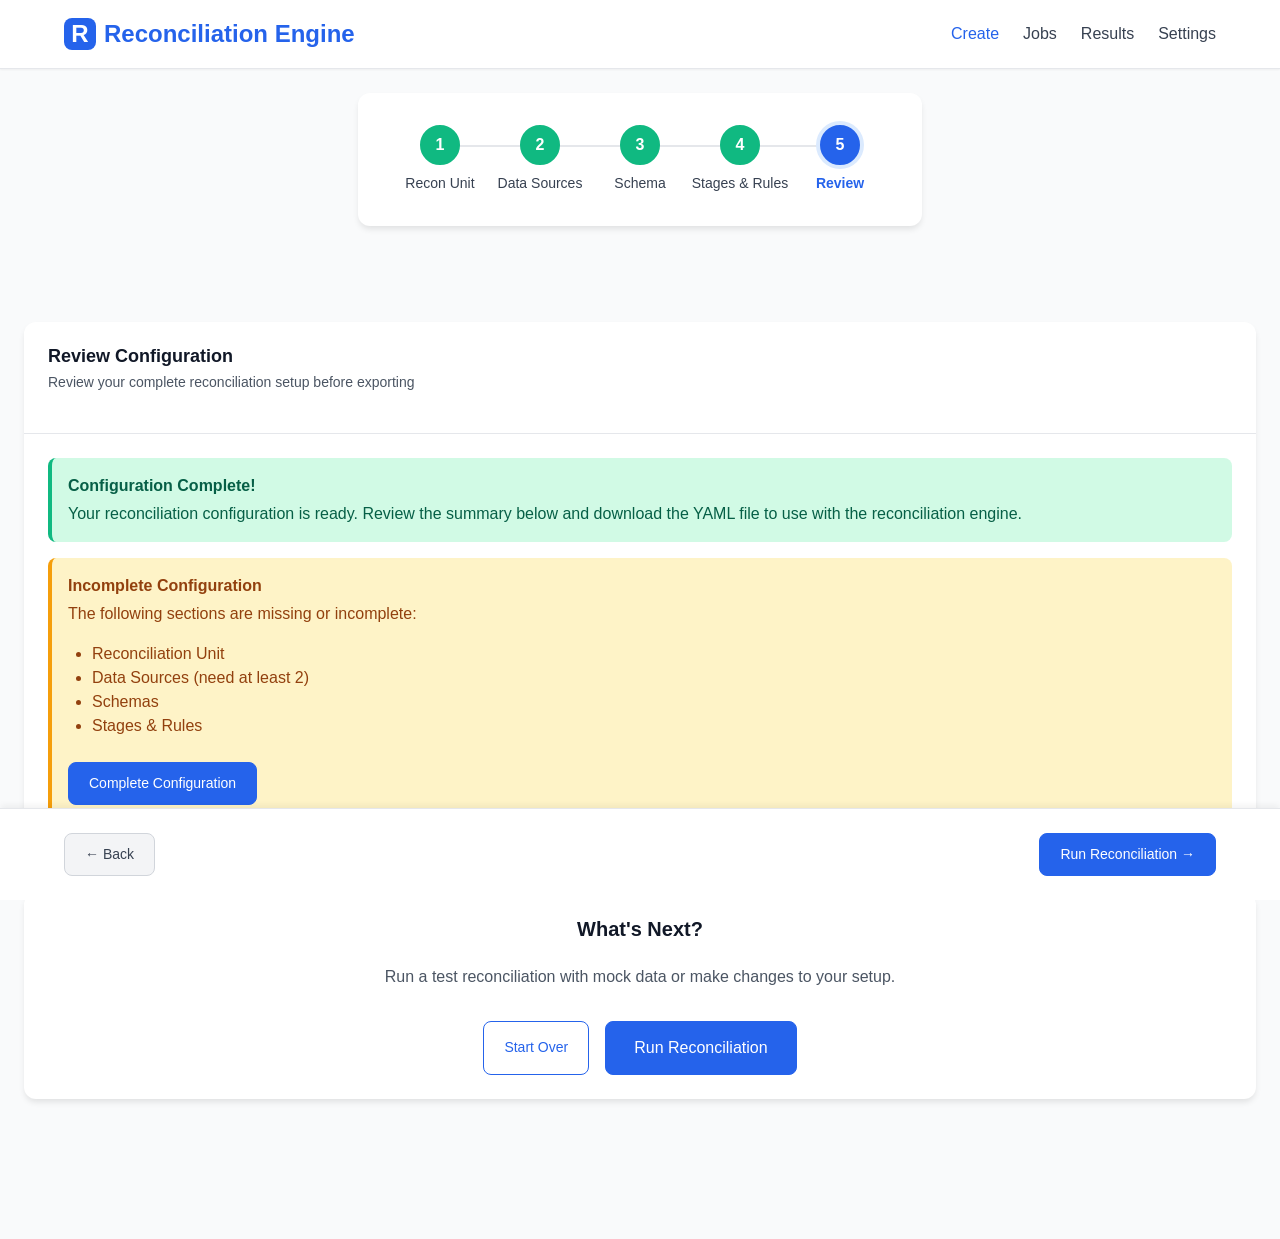
<file: mockups/5-review.html>
<!DOCTYPE html>
<html lang="en">
<head>
  <meta charset="UTF-8">
  <meta name="viewport" content="width=device-width, initial-scale=1.0">
  <title>Step 5: Review & Export - Reconciliation Engine</title>
  <link rel="stylesheet" href="css/main.css">
  <link rel="stylesheet" href="css/components.css">
  <link rel="stylesheet" href="css/steps.css">
</head>
<body class="step-page">
  <!-- Header -->
  <header class="site-header">
    <div class="container">
      <div class="header-content">
        <div class="logo">
          <div class="logo-icon">R</div>
          <span>Reconciliation Engine</span>
        </div>
        <nav>
          <ul class="main-nav">
            <li><a href="index.html" class="active">Create</a></li>
            <li><a href="#">Jobs</a></li>
            <li><a href="7-reports.html">Results</a></li>
            <li><a href="#">Settings</a></li>
          </ul>
        </nav>
      </div>
    </div>
  </header>

  <!-- Progress Stepper (5 Steps) -->
  <div class="container mt-3">
    <div class="progress-stepper">
      <div class="stepper-container">
        <div class="step completed">
          <div class="step-number">1</div>
          <div class="step-label">Recon Unit</div>
        </div>
        <div class="step completed">
          <div class="step-number">2</div>
          <div class="step-label">Data Sources</div>
        </div>
        <div class="step completed">
          <div class="step-number">3</div>
          <div class="step-label">Schema</div>
        </div>
        <div class="step completed">
          <div class="step-number">4</div>
          <div class="step-label">Stages & Rules</div>
        </div>
        <div class="step active">
          <div class="step-number">5</div>
          <div class="step-label">Review</div>
        </div>
      </div>
    </div>
  </div>

  <!-- Main Content -->
  <main class="main-content">
    <div class="container-wide">
      <div class="card mb-4">
        <div class="card-header">
          <h2 class="card-title">Review Configuration</h2>
          <p class="card-subtitle">Review your complete reconciliation setup before exporting</p>
        </div>
        <div class="card-body">
          <div class="alert alert-success mb-4">
            <div class="alert-title">Configuration Complete!</div>
            Your reconciliation configuration is ready. Review the summary below and download the YAML file to use with the reconciliation engine.
          </div>

          <!-- Summary Cards -->
          <div id="summary-container">
            <!-- Summary will be rendered here -->
          </div>
        </div>
      </div>

      <!-- Actions -->
      <div class="card">
        <div class="card-body" style="text-align: center;">
          <h3 class="mb-3">What's Next?</h3>
          <p class="text-gray mb-4">Run a test reconciliation with mock data or make changes to your setup.</p>
          <div style="display: flex; gap: var(--spacing-md); justify-content: center; flex-wrap: wrap;">
            <button class="btn btn-outline" onclick="startOver()">
              Start Over
            </button>
            <button class="btn btn-primary btn-lg" onclick="window.location.href='6-run.html'">
              Run Reconciliation
            </button>
          </div>
        </div>
      </div>
    </div>
  </main>

  <!-- Action Bar -->
  <div class="action-bar">
    <div class="container">
      <div class="action-bar-content">
        <button class="btn btn-secondary" id="backBtn">
          ← Back
        </button>
        <button class="btn btn-primary" onclick="window.location.href='6-run.html'">
          Run Reconciliation →
        </button>
      </div>
    </div>
  </div>

  <!-- Scripts -->
  <script src="js/storage.js"></script>
  <script src="js/app.js"></script>
  <script>
    // Load complete configuration
    const config = Storage.get();

    // Render summary - overview cards + detailed stage segments
    function renderSummary() {
      const container = document.getElementById('summary-container');
      let html = '';

      // ===== CONFIGURATION OVERVIEW (Grid of cards) =====
      html += '<h3 style="margin-bottom: var(--spacing-md); color: var(--gray-700);">Configuration Overview</h3>';
      html += '<div style="display: grid; grid-template-columns: repeat(auto-fit, minmax(220px, 1fr)); gap: var(--spacing-md); margin-bottom: var(--spacing-xl);">';

      // Reconciliation Unit
      if (config.reconUnit) {
        html += `
          <div class="card card-compact">
            <div class="card-header" style="background: var(--primary); color: white; padding: var(--spacing-sm) var(--spacing-md);">
              <h4 class="card-title" style="margin: 0; font-size: 0.9rem;">Reconciliation Unit</h4>
            </div>
            <div class="card-body" style="padding: var(--spacing-md);">
              <div style="font-size: 0.85rem; margin-bottom: var(--spacing-xs);"><strong>Interval:</strong> ${config.reconUnit.interval}</div>
              <div style="font-size: 0.85rem;"><strong>Timezone:</strong> ${config.reconUnit.timezone}</div>
              <div class="mt-2"><a href="1-recon-unit.html" class="btn btn-outline btn-sm" style="font-size: 0.75rem; padding: 4px 8px;">Edit</a></div>
            </div>
          </div>
        `;
      }

      // Data Sources
      const colors = ['var(--success)', 'var(--warning)', '#8b5cf6', '#06b6d4'];
      if (config.dataSources && config.dataSources.length > 0) {
        config.dataSources.forEach((source, index) => {
          html += `
            <div class="card card-compact">
              <div class="card-header" style="background: ${colors[index % colors.length]}; color: white; padding: var(--spacing-sm) var(--spacing-md);">
                <h4 class="card-title" style="margin: 0; font-size: 0.9rem;">${escapeHtml(source.name)}</h4>
              </div>
              <div class="card-body" style="padding: var(--spacing-md);">
                <div style="font-size: 0.85rem;"><strong>Type:</strong> ${(source.type || 'unknown').toUpperCase()}</div>
                <div class="mt-2"><a href="2-datasources.html" class="btn btn-outline btn-sm" style="font-size: 0.75rem; padding: 4px 8px;">Edit</a></div>
              </div>
            </div>
          `;
        });
      }

      // Schemas
      if (config.schemas && config.schemas.length > 0) {
        config.schemas.forEach((schema, index) => {
          if (schema.fields && schema.fields.length > 0) {
            const sourceName = config.dataSources?.[index]?.name || `Source ${index + 1}`;
            html += `
              <div class="card card-compact">
                <div class="card-header" style="background: var(--gray-600); color: white; padding: var(--spacing-sm) var(--spacing-md);">
                  <h4 class="card-title" style="margin: 0; font-size: 0.9rem;">${escapeHtml(sourceName)} Schema</h4>
                </div>
                <div class="card-body" style="padding: var(--spacing-md);">
                  <div style="font-size: 0.85rem;"><strong>Fields:</strong> ${schema.fields.length}</div>
                  <div class="mt-2"><a href="3-schema.html" class="btn btn-outline btn-sm" style="font-size: 0.75rem; padding: 4px 8px;">Edit</a></div>
                </div>
              </div>
            `;
          }
        });
      }

      // Job Configuration
      const jobConfig = config.job || config.reconciliation;
      if (jobConfig) {
        html += `
          <div class="card card-compact">
            <div class="card-header" style="background: var(--gray-800); color: white; padding: var(--spacing-sm) var(--spacing-md);">
              <h4 class="card-title" style="margin: 0; font-size: 0.9rem;">Job: ${escapeHtml(jobConfig.name) || '(unnamed)'}</h4>
            </div>
            <div class="card-body" style="padding: var(--spacing-md);">
              <div style="font-size: 0.85rem;"><strong>Scheduled:</strong> ${jobConfig.schedule ? jobConfig.schedule.cron : 'No'}</div>
              <div class="mt-2"><a href="4-stages.html" class="btn btn-outline btn-sm" style="font-size: 0.75rem; padding: 4px 8px;">Edit</a></div>
            </div>
          </div>
        `;
      }

      html += '</div>';

      // ===== STAGES DETAIL (Full-width segments) =====
      if (config.stages && config.stages.length > 0) {
        html += '<h3 style="margin-bottom: var(--spacing-md); color: var(--gray-700);">Reconciliation Stages</h3>';
        config.stages.forEach((stage, index) => {
          html += renderStageSegment(stage, index);
        });
      }

      container.innerHTML = html;
    }

    // Render a detailed stage segment
    function renderStageSegment(stage, index) {
      const rulesCount = stage.rules?.length || 0;
      const errorRules = stage.rules?.filter(r => r.severity === 'error').length || 0;
      const warningRules = stage.rules?.filter(r => r.severity === 'warning').length || 0;

      // Get datasource names
      const getSourceName = (dsConfig) => {
        if (!dsConfig) return 'Unknown';
        if (dsConfig.type === 'datasource') {
          const ds = config.dataSources?.find(d => d.id === dsConfig.datasourceId);
          return ds?.name || dsConfig.datasourceId || 'Unknown';
        } else if (dsConfig.type === 'stage_output') {
          const srcStage = config.stages?.find(s => s.id === dsConfig.stageId);
          return `${srcStage?.name || 'Stage'} → ${dsConfig.outputQuery || 'output'}`;
        }
        return 'Unknown';
      };

      let html = `
        <div style="border: 1px solid var(--gray-200); border-radius: var(--radius-lg); margin-bottom: var(--spacing-lg); overflow: hidden; background: white;">
          <!-- Stage Header -->
          <div style="background: linear-gradient(135deg, #8b5cf6, #7c3aed); color: white; padding: var(--spacing-md) var(--spacing-lg); display: flex; justify-content: space-between; align-items: center;">
            <div>
              <h4 style="margin: 0; font-size: 1.1rem;">Stage ${index + 1}: ${escapeHtml(stage.name)}</h4>
              <span style="font-size: 0.85rem; opacity: 0.9;">Mode: ${stage.mode.replace(/_/g, ' ')}</span>
            </div>
            <a href="4-stages.html" class="btn btn-outline btn-sm" style="background: rgba(255,255,255,0.15); border-color: rgba(255,255,255,0.3); color: white;">Edit Stage</a>
          </div>

          <!-- Stage Body -->
          <div style="padding: var(--spacing-lg);">
            <!-- Data Sources Row -->
            <div style="display: grid; grid-template-columns: 1fr 1fr; gap: var(--spacing-lg); margin-bottom: var(--spacing-lg);">
              <div style="background: var(--gray-50); padding: var(--spacing-md); border-radius: var(--radius-md);">
                <div style="font-size: 0.75rem; text-transform: uppercase; color: var(--gray-500); margin-bottom: var(--spacing-xs);">Left Source</div>
                <div style="font-weight: 600; color: var(--gray-800);">${escapeHtml(getSourceName(stage.datasourceLeft))}</div>
              </div>
              <div style="background: var(--gray-50); padding: var(--spacing-md); border-radius: var(--radius-md);">
                <div style="font-size: 0.75rem; text-transform: uppercase; color: var(--gray-500); margin-bottom: var(--spacing-xs);">Right Source</div>
                <div style="font-weight: 600; color: var(--gray-800);">${escapeHtml(getSourceName(stage.datasourceRight))}</div>
              </div>
            </div>

            <!-- JOIN Conditions -->
            <div style="margin-bottom: var(--spacing-lg);">
              <div style="font-size: 0.85rem; font-weight: 600; color: var(--gray-700); margin-bottom: var(--spacing-sm);">JOIN Conditions</div>
              <div style="background: var(--gray-50); padding: var(--spacing-md); border-radius: var(--radius-md);">
                ${(stage.joinConditions || []).filter(j => j.leftField && j.rightField).map(join => `
                  <div style="font-family: monospace; font-size: 0.85rem; color: var(--gray-700); padding: var(--spacing-xs) 0;">
                    <span style="color: var(--success);">${escapeHtml(join.leftField)}</span>
                    <span style="color: var(--gray-400);"> = </span>
                    <span style="color: var(--warning);">${escapeHtml(join.rightField)}</span>
                  </div>
                `).join('') || '<span style="color: var(--gray-400); font-size: 0.85rem;">No JOIN conditions defined</span>'}
              </div>
            </div>

            <!-- Matching Rules -->
            <div style="margin-bottom: var(--spacing-lg);">
              <div style="font-size: 0.85rem; font-weight: 600; color: var(--gray-700); margin-bottom: var(--spacing-sm);">
                Matching Rules
                ${rulesCount > 0 ? `<span style="font-weight: normal; color: var(--gray-500);"> (${errorRules} error${errorRules !== 1 ? 's' : ''}, ${warningRules} warning${warningRules !== 1 ? 's' : ''})</span>` : ''}
              </div>
              ${rulesCount > 0 ? `
                <div style="display: flex; flex-direction: column; gap: var(--spacing-sm);">
                  ${stage.rules.map(rule => `
                    <div style="background: ${rule.severity === 'error' ? '#fef2f2' : '#fffbeb'}; border-left: 3px solid ${rule.severity === 'error' ? 'var(--error)' : 'var(--warning)'}; padding: var(--spacing-sm) var(--spacing-md); border-radius: 0 var(--radius-sm) var(--radius-sm) 0;">
                      <div style="display: flex; align-items: center; gap: var(--spacing-sm);">
                        <span style="font-weight: 600; color: var(--gray-800);">${escapeHtml(rule.name)}</span>
                        <span style="font-size: 0.7rem; padding: 2px 6px; border-radius: 3px; background: ${rule.severity === 'error' ? 'var(--error)' : 'var(--warning)'}; color: white;">${rule.severity}</span>
                      </div>
                      ${rule.description ? `<div style="font-size: 0.8rem; color: var(--gray-600); margin-top: 2px;">${escapeHtml(rule.description)}</div>` : ''}
                    </div>
                  `).join('')}
                </div>
              ` : `
                <div style="background: var(--gray-50); padding: var(--spacing-md); border-radius: var(--radius-md); color: var(--gray-500); font-size: 0.85rem;">
                  No matching rules defined. Records will be matched based on JOIN conditions only.
                </div>
              `}
            </div>

            <!-- Result Queries -->
            ${(stage.resultQueries && stage.resultQueries.length > 0) ? `
              <div style="margin-bottom: var(--spacing-lg);">
                <div style="font-size: 0.85rem; font-weight: 600; color: var(--gray-700); margin-bottom: var(--spacing-sm);">Result Queries (${stage.resultQueries.length})</div>
                <div style="display: flex; flex-direction: column; gap: var(--spacing-sm);">
                  ${stage.resultQueries.map(query => `
                    <div style="background: #f0f9ff; border: 1px solid #bae6fd; padding: var(--spacing-sm) var(--spacing-md); border-radius: var(--radius-sm);">
                      <div style="font-weight: 600; color: var(--gray-800);">${escapeHtml(query.name)}</div>
                      ${query.description ? `<div style="font-size: 0.8rem; color: var(--gray-600);">${escapeHtml(query.description)}</div>` : ''}
                      ${(query.rulesPassed?.length > 0 || query.rulesFailed?.length > 0) ? `
                        <div style="font-size: 0.75rem; margin-top: var(--spacing-xs); color: var(--gray-500);">
                          ${query.rulesPassed?.length > 0 ? `<span style="color: var(--success);">PASS: ${query.rulesPassed.join(', ')}</span>` : ''}
                          ${query.rulesPassed?.length > 0 && query.rulesFailed?.length > 0 ? ' | ' : ''}
                          ${query.rulesFailed?.length > 0 ? `<span style="color: var(--error);">FAIL: ${query.rulesFailed.join(', ')}</span>` : ''}
                        </div>
                      ` : ''}
                    </div>
                  `).join('')}
                </div>
              </div>
            ` : ''}

            <!-- Outputs -->
            <div>
              <div style="font-size: 0.85rem; font-weight: 600; color: var(--gray-700); margin-bottom: var(--spacing-sm);">Output Paths</div>
              <div style="display: grid; grid-template-columns: repeat(auto-fit, minmax(250px, 1fr)); gap: var(--spacing-sm);">
                ${stage.outputs?.matched?.enabled !== false ? `
                  <div style="font-family: monospace; font-size: 0.75rem; color: var(--gray-600); background: var(--gray-50); padding: var(--spacing-xs) var(--spacing-sm); border-radius: var(--radius-sm);">
                    <strong>matched:</strong> ${escapeHtml(stage.outputs?.matched?.path || 'N/A')}
                  </div>
                ` : ''}
                ${stage.outputs?.unmatchedLeft?.enabled !== false ? `
                  <div style="font-family: monospace; font-size: 0.75rem; color: var(--gray-600); background: var(--gray-50); padding: var(--spacing-xs) var(--spacing-sm); border-radius: var(--radius-sm);">
                    <strong>unmatched_left:</strong> ${escapeHtml(stage.outputs?.unmatchedLeft?.path || 'N/A')}
                  </div>
                ` : ''}
                ${stage.outputs?.unmatchedRight?.enabled !== false ? `
                  <div style="font-family: monospace; font-size: 0.75rem; color: var(--gray-600); background: var(--gray-50); padding: var(--spacing-xs) var(--spacing-sm); border-radius: var(--radius-sm);">
                    <strong>unmatched_right:</strong> ${escapeHtml(stage.outputs?.unmatchedRight?.path || 'N/A')}
                  </div>
                ` : ''}
              </div>
            </div>
          </div>
        </div>
      `;

      return html;
    }

    // Start over
    function startOver() {
      if (confirm('Are you sure you want to start over? This will clear all configuration data.')) {
        Storage.clear();
        App.showNotification('Configuration cleared', 'info');
        setTimeout(() => {
          window.location.href = 'index.html';
        }, 500);
      }
    }

    // Escape HTML helper
    function escapeHtml(str) {
      if (!str) return '';
      return String(str)
        .replace(/&/g, '&amp;')
        .replace(/</g, '&lt;')
        .replace(/>/g, '&gt;')
        .replace(/"/g, '&quot;')
        .replace(/'/g, '&#039;');
    }

    // Validate configuration completeness
    function validateConfiguration() {
      const missing = [];

      if (!config.reconUnit) missing.push('Reconciliation Unit');

      // Check datasources - support both formats
      const hasDatasources = (config.dataSources && config.dataSources.length >= 2) ||
                             (config.sourceA && config.sourceB);
      if (!hasDatasources) missing.push('Data Sources (need at least 2)');

      // Check schemas - support both formats
      const hasSchemas = (config.schemas && config.schemas.length >= 2 &&
                          config.schemas[0].fields && config.schemas[0].fields.length > 0) ||
                         (config.schemaA && config.schemaA.fields && config.schemaA.fields.length > 0);
      if (!hasSchemas) missing.push('Schemas');

      if ((!config.stages || config.stages.length === 0) && !config.matchingRules) {
        missing.push('Stages & Rules');
      }

      if (missing.length > 0) {
        const container = document.getElementById('summary-container');
        container.innerHTML = `
          <div class="alert alert-warning">
            <div class="alert-title">Incomplete Configuration</div>
            The following sections are missing or incomplete:
            <ul style="margin-top: var(--spacing-md); margin-left: var(--spacing-lg);">
              ${missing.map(item => `<li>${item}</li>`).join('')}
            </ul>
            <div class="mt-3">
              <a href="1-recon-unit.html" class="btn btn-primary">Complete Configuration</a>
            </div>
          </div>
        `;
        return false;
      }

      return true;
    }

    // Initialize
    if (validateConfiguration()) {
      renderSummary();
    }

    // Override validation
    App.validateCurrentStep = function() {
      return true; // No validation needed on review page
    };
  </script>
</body>
</html>
</file>
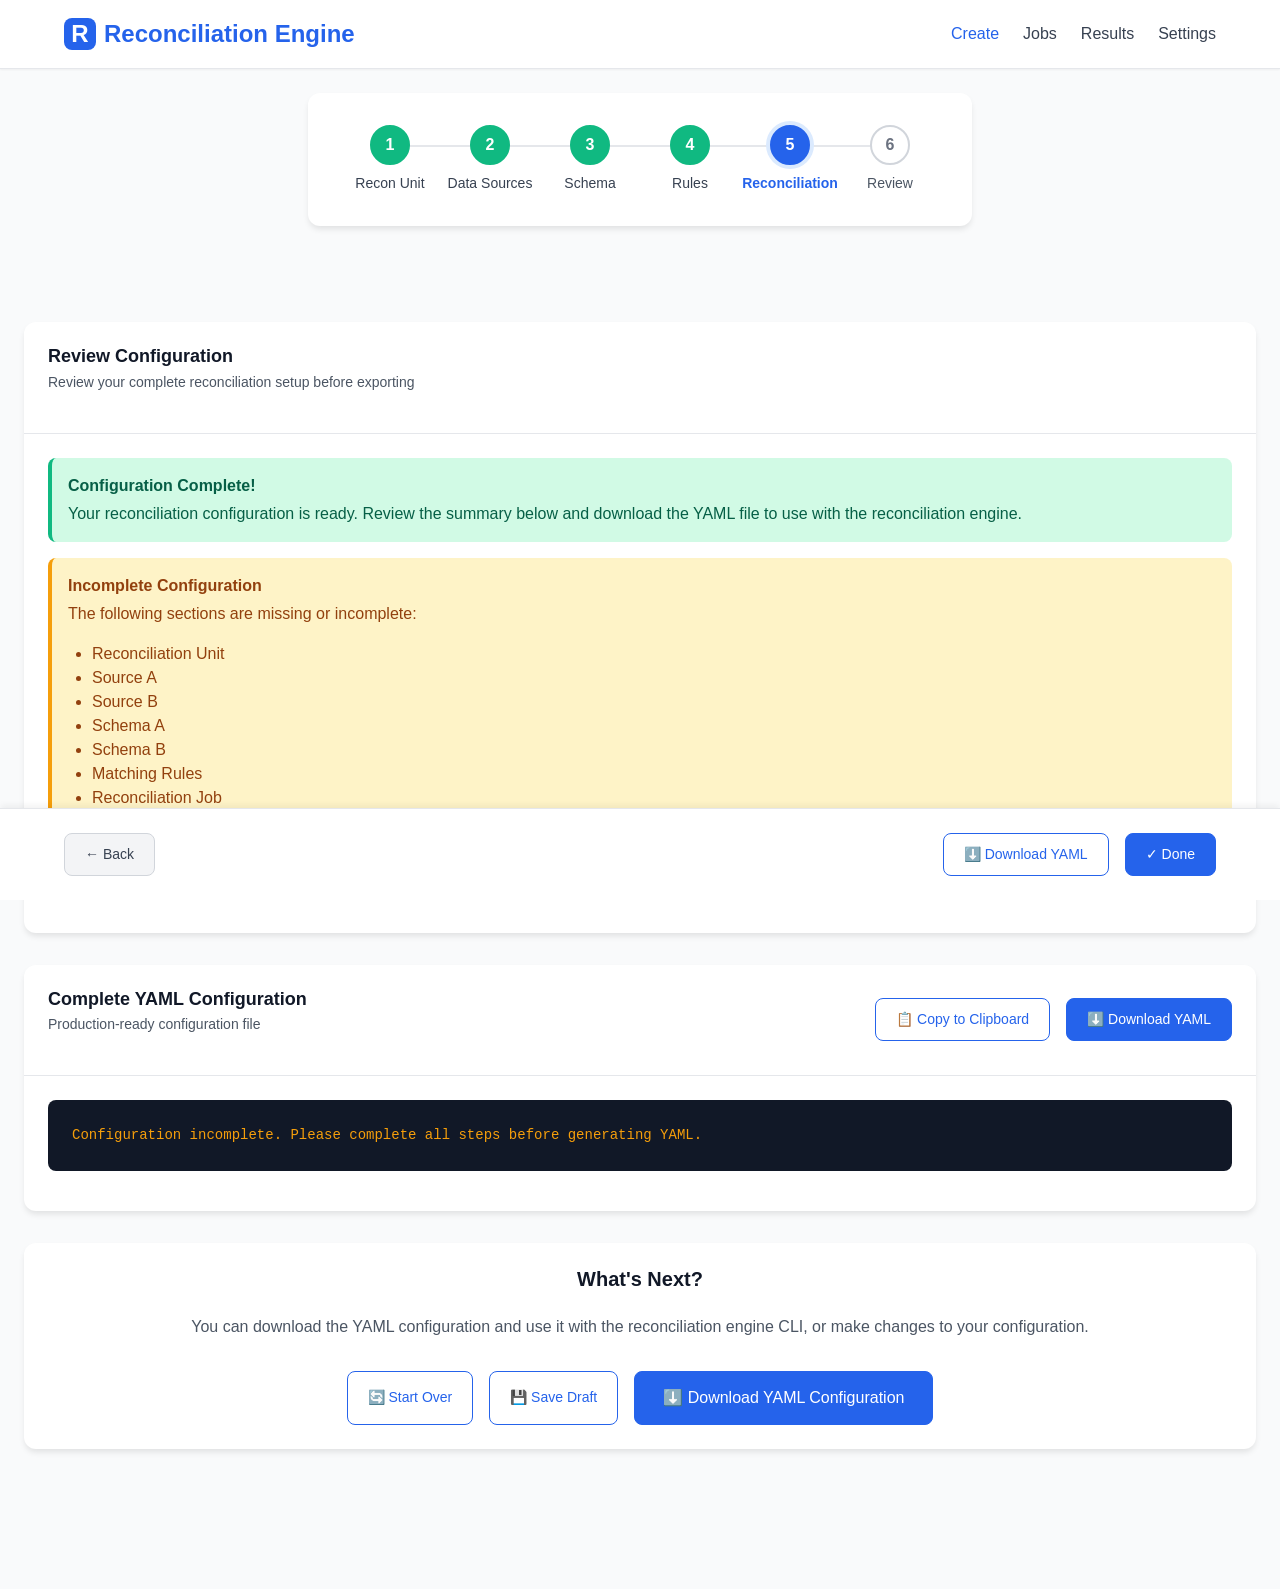
<file: mockups/6-review.html>
<!DOCTYPE html>
<html lang="en">
<head>
  <meta charset="UTF-8">
  <meta name="viewport" content="width=device-width, initial-scale=1.0">
  <title>Step 6: Review & Export - Reconciliation Engine</title>
  <link rel="stylesheet" href="css/main.css">
  <link rel="stylesheet" href="css/components.css">
  <link rel="stylesheet" href="css/steps.css">
</head>
<body class="step-page">
  <!-- Header -->
  <header class="site-header">
    <div class="container">
      <div class="header-content">
        <div class="logo">
          <div class="logo-icon">R</div>
          <span>Reconciliation Engine</span>
        </div>
        <nav>
          <ul class="main-nav">
            <li><a href="index.html" class="active">Create</a></li>
            <li><a href="#">Jobs</a></li>
            <li><a href="#">Results</a></li>
            <li><a href="#">Settings</a></li>
          </ul>
        </nav>
      </div>
    </div>
  </header>

  <!-- Progress Stepper -->
  <div class="container mt-3">
    <div class="progress-stepper">
      <div class="stepper-container">
        <div class="step completed">
          <div class="step-number">1</div>
          <div class="step-label">Recon Unit</div>
        </div>
        <div class="step completed">
          <div class="step-number">2</div>
          <div class="step-label">Data Sources</div>
        </div>
        <div class="step completed">
          <div class="step-number">3</div>
          <div class="step-label">Schema</div>
        </div>
        <div class="step completed">
          <div class="step-number">4</div>
          <div class="step-label">Rules</div>
        </div>
        <div class="step completed">
          <div class="step-number">5</div>
          <div class="step-label">Reconciliation</div>
        </div>
        <div class="step active">
          <div class="step-number">6</div>
          <div class="step-label">Review</div>
        </div>
      </div>
    </div>
  </div>

  <!-- Main Content -->
  <main class="main-content">
    <div class="container-wide">
      <div class="card mb-4">
        <div class="card-header">
          <h2 class="card-title">Review Configuration</h2>
          <p class="card-subtitle">Review your complete reconciliation setup before exporting</p>
        </div>
        <div class="card-body">
          <div class="alert alert-success mb-4">
            <div class="alert-title">Configuration Complete!</div>
            Your reconciliation configuration is ready. Review the summary below and download the YAML file to use with the reconciliation engine.
          </div>

          <!-- Summary Cards -->
          <div id="summary-container">
            <!-- Summary will be rendered here -->
          </div>
        </div>
      </div>

      <!-- YAML Preview -->
      <div class="card mb-4">
        <div class="card-header">
          <div style="display: flex; justify-content: space-between; align-items: center;">
            <div>
              <h2 class="card-title">Complete YAML Configuration</h2>
              <p class="card-subtitle">Production-ready configuration file</p>
            </div>
            <div style="display: flex; gap: var(--spacing-md);">
              <button class="btn btn-outline" onclick="copyYAML()">
                📋 Copy to Clipboard
              </button>
              <button class="btn btn-primary" onclick="downloadYAML()">
                ⬇️ Download YAML
              </button>
            </div>
          </div>
        </div>
        <div class="card-body">
          <pre id="yaml-preview" style="background: var(--gray-900); color: var(--gray-100); padding: var(--spacing-lg); border-radius: var(--radius-md); font-size: 0.875rem; line-height: 1.6; overflow-x: auto; max-height: 600px; overflow-y: auto;"></pre>
        </div>
      </div>

      <!-- Actions -->
      <div class="card">
        <div class="card-body" style="text-align: center;">
          <h3 class="mb-3">What's Next?</h3>
          <p class="text-gray mb-4">You can download the YAML configuration and use it with the reconciliation engine CLI, or make changes to your configuration.</p>
          <div style="display: flex; gap: var(--spacing-md); justify-content: center; flex-wrap: wrap;">
            <button class="btn btn-outline" onclick="startOver()">
              🔄 Start Over
            </button>
            <button class="btn btn-outline" onclick="saveDraft()">
              💾 Save Draft
            </button>
            <button class="btn btn-primary btn-lg" onclick="downloadYAML()">
              ⬇️ Download YAML Configuration
            </button>
          </div>
        </div>
      </div>
    </div>
  </main>

  <!-- Action Bar -->
  <div class="action-bar">
    <div class="container">
      <div class="action-bar-content">
        <button class="btn btn-secondary" id="backBtn">
          ← Back
        </button>
        <div style="display: flex; gap: var(--spacing-md);">
          <button class="btn btn-outline" onclick="downloadYAML()">
            ⬇️ Download YAML
          </button>
          <button class="btn btn-primary" onclick="window.location.href='index.html'">
            ✓ Done
          </button>
        </div>
      </div>
    </div>
  </div>

  <!-- Scripts -->
  <script src="js/storage.js"></script>
  <script src="js/yaml-generator.js"></script>
  <script src="js/app.js"></script>
  <script>
    // Load complete configuration
    const config = Storage.get();

    // Render summary cards
    function renderSummary() {
      const container = document.getElementById('summary-container');
      let html = '<div style="display: grid; grid-template-columns: repeat(auto-fit, minmax(300px, 1fr)); gap: var(--spacing-lg);">';

      // Reconciliation Unit
      if (config.reconUnit) {
        html += `
          <div class="card card-compact">
            <div class="card-header" style="background: var(--primary); color: white;">
              <h4 class="card-title" style="margin: 0;">Reconciliation Unit</h4>
            </div>
            <div class="card-body">
              <div style="margin-bottom: var(--spacing-sm);">
                <strong>Interval:</strong> ${config.reconUnit.interval}
              </div>
              <div>
                <strong>Timezone:</strong> ${config.reconUnit.timezone}
              </div>
              <div class="mt-2">
                <a href="1-recon-unit.html" class="btn btn-outline btn-sm">Edit</a>
              </div>
            </div>
          </div>
        `;
      }

      // Source A
      if (config.sourceA) {
        const source = config.sourceA;
        html += `
          <div class="card card-compact">
            <div class="card-header" style="background: var(--success); color: white;">
              <h4 class="card-title" style="margin: 0;">Source A: ${source.name}</h4>
            </div>
            <div class="card-body">
              <div style="margin-bottom: var(--spacing-sm);">
                <strong>Type:</strong> ${source.type.toUpperCase()}
              </div>
              ${source.type === 'postgresql' ? `
                <div style="margin-bottom: var(--spacing-sm);">
                  <strong>Database:</strong> ${source.database}
                </div>
                <div style="margin-bottom: var(--spacing-sm);">
                  <strong>Schema:</strong> ${source.schema}
                </div>
              ` : source.type === 'api' ? `
                <div style="margin-bottom: var(--spacing-sm);">
                  <strong>Base URL:</strong> ${source.baseUrl}
                </div>
                <div style="margin-bottom: var(--spacing-sm);">
                  <strong>Endpoint:</strong> ${source.endpoint}
                </div>
              ` : `
                <div style="margin-bottom: var(--spacing-sm);">
                  <strong>Host:</strong> ${source.host}
                </div>
                <div style="margin-bottom: var(--spacing-sm);">
                  <strong>Directory:</strong> ${source.directory}
                </div>
              `}
              <div class="mt-2">
                <a href="2-datasources.html" class="btn btn-outline btn-sm">Edit</a>
              </div>
            </div>
          </div>
        `;
      }

      // Source B
      if (config.sourceB) {
        const source = config.sourceB;
        html += `
          <div class="card card-compact">
            <div class="card-header" style="background: var(--warning); color: white;">
              <h4 class="card-title" style="margin: 0;">Source B: ${source.name}</h4>
            </div>
            <div class="card-body">
              <div style="margin-bottom: var(--spacing-sm);">
                <strong>Type:</strong> ${source.type.toUpperCase()}
              </div>
              ${source.type === 'postgresql' ? `
                <div style="margin-bottom: var(--spacing-sm);">
                  <strong>Database:</strong> ${source.database}
                </div>
                <div style="margin-bottom: var(--spacing-sm);">
                  <strong>Schema:</strong> ${source.schema}
                </div>
              ` : source.type === 'api' ? `
                <div style="margin-bottom: var(--spacing-sm);">
                  <strong>Base URL:</strong> ${source.baseUrl}
                </div>
                <div style="margin-bottom: var(--spacing-sm);">
                  <strong>Endpoint:</strong> ${source.endpoint}
                </div>
              ` : `
                <div style="margin-bottom: var(--spacing-sm);">
                  <strong>Host:</strong> ${source.host}
                </div>
                <div style="margin-bottom: var(--spacing-sm);">
                  <strong>Directory:</strong> ${source.directory}
                </div>
              `}
              <div class="mt-2">
                <a href="2-datasources.html" class="btn btn-outline btn-sm">Edit</a>
              </div>
            </div>
          </div>
        `;
      }

      // Schema A
      if (config.schemaA) {
        const schema = config.schemaA;
        const transformCount = schema.fields.filter(f => f.transform).length;
        html += `
          <div class="card card-compact">
            <div class="card-header" style="background: var(--gray-700); color: white;">
              <h4 class="card-title" style="margin: 0;">Schema A: ${schema.name}</h4>
            </div>
            <div class="card-body">
              <div style="margin-bottom: var(--spacing-sm);">
                <strong>Fields:</strong> ${schema.fields.length}
              </div>
              <div style="margin-bottom: var(--spacing-sm);">
                <strong>Transformations:</strong> ${transformCount}
              </div>
              <div style="margin-bottom: var(--spacing-sm);">
                <strong>Version:</strong> ${schema.version}
              </div>
              <div class="mt-2">
                <a href="3-schema.html" class="btn btn-outline btn-sm">Edit</a>
              </div>
            </div>
          </div>
        `;
      }

      // Schema B
      if (config.schemaB) {
        const schema = config.schemaB;
        const transformCount = schema.fields.filter(f => f.transform).length;
        html += `
          <div class="card card-compact">
            <div class="card-header" style="background: var(--gray-700); color: white;">
              <h4 class="card-title" style="margin: 0;">Schema B: ${schema.name}</h4>
            </div>
            <div class="card-body">
              <div style="margin-bottom: var(--spacing-sm);">
                <strong>Fields:</strong> ${schema.fields.length}
              </div>
              <div style="margin-bottom: var(--spacing-sm);">
                <strong>Transformations:</strong> ${transformCount}
              </div>
              <div style="margin-bottom: var(--spacing-sm);">
                <strong>Version:</strong> ${schema.version}
              </div>
              <div class="mt-2">
                <a href="3-schema.html" class="btn btn-outline btn-sm">Edit</a>
              </div>
            </div>
          </div>
        `;
      }

      // Matching Rules
      if (config.matchingRules) {
        const rules = config.matchingRules;
        const errorRules = rules.rules.filter(r => r.severity === 'error').length;
        const warningRules = rules.rules.filter(r => r.severity === 'warning').length;
        html += `
          <div class="card card-compact">
            <div class="card-header" style="background: var(--error); color: white;">
              <h4 class="card-title" style="margin: 0;">Matching Rules</h4>
            </div>
            <div class="card-body">
              <div style="margin-bottom: var(--spacing-sm);">
                <strong>JOIN Conditions:</strong> ${rules.join.length}
              </div>
              <div style="margin-bottom: var(--spacing-sm);">
                <strong>Validation Rules:</strong> ${rules.rules.length}
              </div>
              <div style="margin-bottom: var(--spacing-sm);">
                <span class="badge badge-error">${errorRules} Errors</span>
                <span class="badge badge-warning">${warningRules} Warnings</span>
              </div>
              <div class="mt-2">
                <a href="4-rules.html" class="btn btn-outline btn-sm">Edit</a>
              </div>
            </div>
          </div>
        `;
      }

      // Reconciliation Job
      if (config.reconciliation) {
        const recon = config.reconciliation;
        const enabledOutputs = [
          recon.outputs.matched?.store,
          recon.outputs.unmatchedLeft?.store,
          recon.outputs.unmatchedRight?.store
        ].filter(Boolean).length;

        html += `
          <div class="card card-compact">
            <div class="card-header" style="background: var(--primary); color: white;">
              <h4 class="card-title" style="margin: 0;">Reconciliation Job</h4>
            </div>
            <div class="card-body">
              <div style="margin-bottom: var(--spacing-sm);">
                <strong>Job Name:</strong> ${recon.name}
              </div>
              <div style="margin-bottom: var(--spacing-sm);">
                <strong>Scheduled:</strong> ${recon.schedule ? 'Yes' : 'No'}
              </div>
              <div style="margin-bottom: var(--spacing-sm);">
                <strong>Outputs Enabled:</strong> ${enabledOutputs}
              </div>
              <div style="margin-bottom: var(--spacing-sm);">
                <strong>Named Queries:</strong> ${recon.queries.length}
              </div>
              <div class="mt-2">
                <a href="5-reconciliation.html" class="btn btn-outline btn-sm">Edit</a>
              </div>
            </div>
          </div>
        `;
      }

      html += '</div>';
      container.innerHTML = html;
    }

    // Generate and display YAML
    function generateYAML() {
      const yaml = YAMLGenerator.generateComplete(config);
      const highlighted = YAMLGenerator.highlightYAML(yaml);
      document.getElementById('yaml-preview').innerHTML = highlighted;
      return yaml;
    }

    // Copy YAML to clipboard
    function copyYAML() {
      const yaml = YAMLGenerator.generateComplete(config);
      App.copyToClipboard(yaml);
    }

    // Download YAML file
    function downloadYAML() {
      const yaml = YAMLGenerator.generateComplete(config);
      const jobName = config.reconciliation?.name || 'reconciliation';
      const timestamp = new Date().toISOString().split('T')[0];
      const filename = `${jobName}-${timestamp}.yaml`;

      App.downloadFile(yaml, filename);
      App.showNotification(`YAML configuration downloaded: ${filename}`, 'success');
    }

    // Save draft
    function saveDraft() {
      App.showNotification('Configuration saved as draft', 'success');
    }

    // Start over
    function startOver() {
      if (confirm('Are you sure you want to start over? This will clear all configuration data.')) {
        Storage.clear();
        App.showNotification('Configuration cleared', 'info');
        setTimeout(() => {
          window.location.href = 'index.html';
        }, 500);
      }
    }

    // Validate configuration completeness
    function validateConfiguration() {
      const missing = [];

      if (!config.reconUnit) missing.push('Reconciliation Unit');
      if (!config.sourceA) missing.push('Source A');
      if (!config.sourceB) missing.push('Source B');
      if (!config.schemaA) missing.push('Schema A');
      if (!config.schemaB) missing.push('Schema B');
      if (!config.matchingRules) missing.push('Matching Rules');
      if (!config.reconciliation) missing.push('Reconciliation Job');

      if (missing.length > 0) {
        const container = document.getElementById('summary-container');
        container.innerHTML = `
          <div class="alert alert-warning">
            <div class="alert-title">Incomplete Configuration</div>
            The following sections are missing or incomplete:
            <ul style="margin-top: var(--spacing-md); margin-left: var(--spacing-lg);">
              ${missing.map(item => `<li>${item}</li>`).join('')}
            </ul>
            <div class="mt-3">
              <a href="1-recon-unit.html" class="btn btn-primary">Complete Configuration</a>
            </div>
          </div>
        `;
        return false;
      }

      return true;
    }

    // Initialize
    if (validateConfiguration()) {
      renderSummary();
      generateYAML();
    } else {
      document.getElementById('yaml-preview').innerHTML = '<span style="color: var(--warning);">Configuration incomplete. Please complete all steps before generating YAML.</span>';
    }

    // Override validation
    App.validateCurrentStep = function() {
      return true; // No validation needed on review page
    };
  </script>
</body>
</html>
</file>
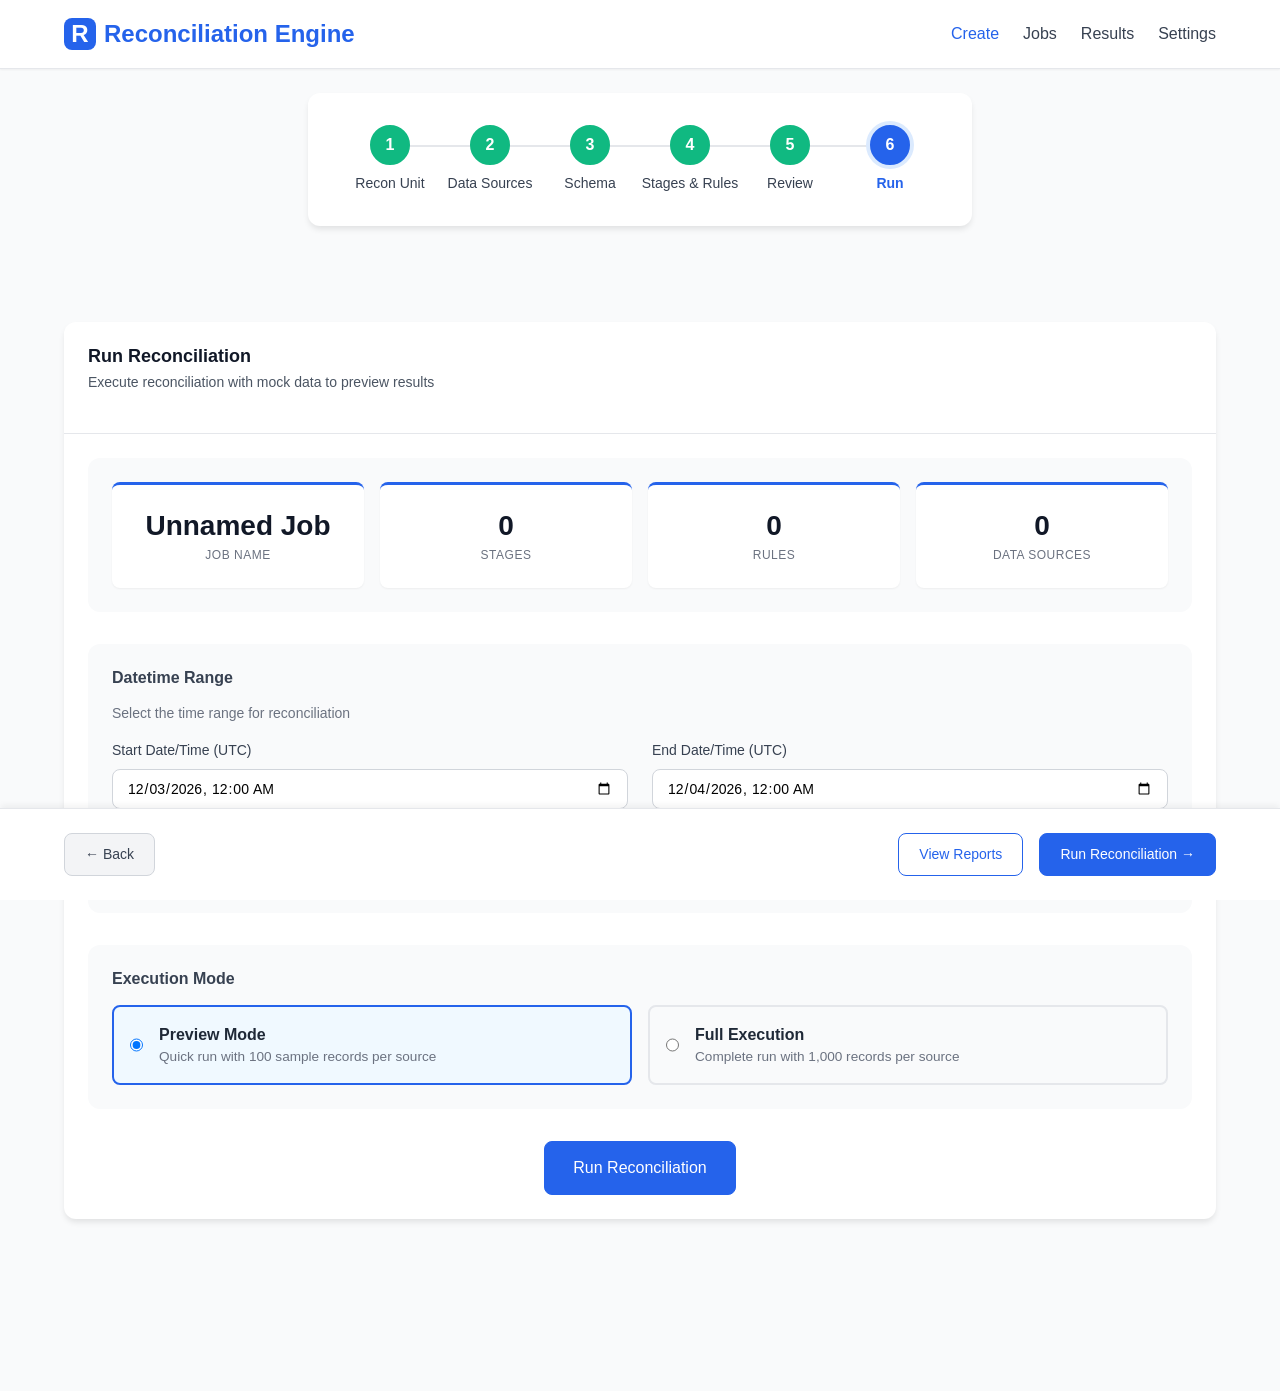
<file: mockups/6-run.html>
<!DOCTYPE html>
<html lang="en">
<head>
  <meta charset="UTF-8">
  <meta name="viewport" content="width=device-width, initial-scale=1.0">
  <title>Step 6: Run Reconciliation - Reconciliation Engine</title>
  <link rel="stylesheet" href="css/main.css">
  <link rel="stylesheet" href="css/components.css">
  <link rel="stylesheet" href="css/steps.css">
  <link rel="stylesheet" href="css/reports.css">
</head>
<body class="step-page">
  <!-- Header -->
  <header class="site-header">
    <div class="container">
      <div class="header-content">
        <div class="logo">
          <div class="logo-icon">R</div>
          <span>Reconciliation Engine</span>
        </div>
        <nav>
          <ul class="main-nav">
            <li><a href="index.html" class="active">Create</a></li>
            <li><a href="#">Jobs</a></li>
            <li><a href="7-reports.html">Results</a></li>
            <li><a href="#">Settings</a></li>
          </ul>
        </nav>
      </div>
    </div>
  </header>

  <!-- Progress Stepper (6 Steps) -->
  <div class="container mt-3">
    <div class="progress-stepper">
      <div class="stepper-container">
        <div class="step completed">
          <div class="step-number">1</div>
          <div class="step-label">Recon Unit</div>
        </div>
        <div class="step completed">
          <div class="step-number">2</div>
          <div class="step-label">Data Sources</div>
        </div>
        <div class="step completed">
          <div class="step-number">3</div>
          <div class="step-label">Schema</div>
        </div>
        <div class="step completed">
          <div class="step-number">4</div>
          <div class="step-label">Stages & Rules</div>
        </div>
        <div class="step completed">
          <div class="step-number">5</div>
          <div class="step-label">Review</div>
        </div>
        <div class="step active">
          <div class="step-number">6</div>
          <div class="step-label">Run</div>
        </div>
      </div>
    </div>
  </div>

  <!-- Main Content -->
  <main class="main-content">
    <div class="container">
      <!-- Configuration Panel -->
      <div class="card mb-4" id="config-panel">
        <div class="card-header">
          <h2 class="card-title">Run Reconciliation</h2>
          <p class="card-subtitle">Execute reconciliation with mock data to preview results</p>
        </div>
        <div class="card-body">
          <!-- Configuration Summary -->
          <div class="config-summary mb-4" id="config-summary">
            <!-- Will be populated by JS -->
          </div>

          <!-- Datetime Range -->
          <div class="form-section mb-4">
            <h3 class="section-title">Datetime Range</h3>
            <p class="section-subtitle">Select the time range for reconciliation</p>

            <div class="datetime-inputs">
              <div class="form-group">
                <label class="form-label">Start Date/Time (UTC)</label>
                <input type="datetime-local" id="startDatetime" class="form-control">
              </div>
              <div class="form-group">
                <label class="form-label">End Date/Time (UTC)</label>
                <input type="datetime-local" id="endDatetime" class="form-control">
              </div>
            </div>

            <div class="quick-select-buttons mt-3">
              <span class="quick-select-label">Quick Select:</span>
              <button class="btn btn-outline btn-sm" onclick="setQuickRange('today')">Today</button>
              <button class="btn btn-outline btn-sm" onclick="setQuickRange('yesterday')">Yesterday</button>
              <button class="btn btn-outline btn-sm" onclick="setQuickRange('last7days')">Last 7 Days</button>
              <button class="btn btn-outline btn-sm" onclick="setQuickRange('lastHour')">Last Hour</button>
            </div>
          </div>

          <!-- Execution Mode -->
          <div class="form-section mb-4">
            <h3 class="section-title">Execution Mode</h3>
            <div class="execution-modes">
              <label class="execution-mode-option">
                <input type="radio" name="runMode" value="preview" checked>
                <div class="mode-content">
                  <span class="mode-title">Preview Mode</span>
                  <span class="mode-desc">Quick run with 100 sample records per source</span>
                </div>
              </label>
              <label class="execution-mode-option">
                <input type="radio" name="runMode" value="full">
                <div class="mode-content">
                  <span class="mode-title">Full Execution</span>
                  <span class="mode-desc">Complete run with 1,000 records per source</span>
                </div>
              </label>
            </div>
          </div>

          <!-- Run Button -->
          <div class="text-center">
            <button class="btn btn-primary btn-lg" id="runBtn" onclick="startReconciliation()">
              Run Reconciliation
            </button>
          </div>
        </div>
      </div>

      <!-- Progress Panel (hidden by default) -->
      <div class="card mb-4" id="progress-panel" style="display: none;">
        <div class="card-header">
          <h2 class="card-title">Execution Progress</h2>
          <p class="card-subtitle" id="progress-status">Initializing...</p>
        </div>
        <div class="card-body">
          <!-- Progress Bar -->
          <div class="progress-bar-container">
            <div class="progress-bar-fill" id="progress-fill" style="width: 0%">0%</div>
          </div>

          <!-- Current Action -->
          <div class="current-action mt-3" id="current-action">
            <span class="action-text">Preparing to execute...</span>
          </div>

          <!-- Timeline -->
          <div class="execution-timeline mt-4" id="execution-timeline">
            <div class="timeline-item pending" data-stage="init">
              <div class="timeline-icon">1</div>
              <div class="timeline-content">
                <span class="timeline-title">Loading configuration</span>
                <span class="timeline-duration"></span>
              </div>
            </div>
            <!-- Stage items will be added dynamically -->
          </div>

          <!-- Cancel Button -->
          <div class="text-center mt-4">
            <button class="btn btn-outline" id="cancelBtn" onclick="cancelExecution()">
              Cancel
            </button>
          </div>
        </div>
      </div>

      <!-- Completion Panel (hidden by default) -->
      <div class="card mb-4" id="completion-panel" style="display: none;">
        <div class="card-header">
          <h2 class="card-title">Reconciliation Complete!</h2>
          <p class="card-subtitle" id="completion-summary">Results are ready to view</p>
        </div>
        <div class="card-body">
          <!-- Quick Stats -->
          <div class="summary-cards mb-4" id="quick-stats">
            <!-- Will be populated by JS -->
          </div>

          <!-- Action Buttons -->
          <div class="completion-actions">
            <button class="btn btn-primary btn-lg" onclick="viewReports()">
              View Detailed Reports
            </button>
            <button class="btn btn-outline" onclick="runAgain()">
              Run Again
            </button>
          </div>
        </div>
      </div>
    </div>
  </main>

  <!-- Action Bar -->
  <div class="action-bar">
    <div class="container">
      <div class="action-bar-content">
        <button class="btn btn-secondary" id="backBtn">
          ← Back
        </button>
        <div style="display: flex; gap: var(--spacing-md);">
          <button class="btn btn-outline" onclick="window.location.href='7-reports.html'">
            View Reports
          </button>
          <button class="btn btn-primary" id="runActionBtn" onclick="startReconciliation()">
            Run Reconciliation →
          </button>
        </div>
      </div>
    </div>
  </div>

  <!-- Scripts -->
  <script src="js/storage.js"></script>
  <script src="js/recon-data-generator.js"></script>
  <script src="js/recon-runner.js"></script>
  <script src="js/app.js"></script>
  <script>
    // Load configuration
    const config = Storage.get();
    let currentRunId = null;
    let patches = null;
    let baseRunId = null;

    // Initialize page
    function initPage() {
      loadPatchesFromUrl();
      renderConfigSummary();
      setDefaultDateRange();
      addStageTimelines();
    }

    // Load patches from URL if present
    function loadPatchesFromUrl() {
      const urlParams = new URLSearchParams(window.location.search);
      const patchData = urlParams.get('patches');
      baseRunId = urlParams.get('baseRunId');

      if (patchData) {
        try {
          patches = JSON.parse(decodeURIComponent(patchData));
          // Update UI to show we're running with patches
          document.querySelector('.card-subtitle').textContent =
            'Running reconciliation with patches applied';
        } catch (e) {
          console.error('Error parsing patches:', e);
          patches = null;
        }
      }
    }

    // Render configuration summary
    function renderConfigSummary() {
      const container = document.getElementById('config-summary');

      // Count stages and rules
      const stageCount = config.stages?.length || 0;
      let ruleCount = 0;
      if (config.stages) {
        config.stages.forEach(s => {
          ruleCount += s.rules?.length || 0;
        });
      }

      // Count datasources
      const dsCount = config.dataSources?.length ||
                      ((config.sourceA ? 1 : 0) + (config.sourceB ? 1 : 0));

      const jobName = config.job?.name || config.reconciliation?.name || 'Unnamed Job';

      // Count patches
      const patchCount = patches ? Object.values(patches).reduce((sum, arr) => sum + arr.length, 0) : 0;

      let html = `
        <div class="summary-cards">
          <div class="summary-card">
            <div class="summary-card-value">${escapeHtml(jobName)}</div>
            <div class="summary-card-label">Job Name</div>
          </div>
          <div class="summary-card">
            <div class="summary-card-value">${stageCount}</div>
            <div class="summary-card-label">Stages</div>
          </div>
          <div class="summary-card">
            <div class="summary-card-value">${ruleCount}</div>
            <div class="summary-card-label">Rules</div>
          </div>
          <div class="summary-card">
            <div class="summary-card-value">${dsCount}</div>
            <div class="summary-card-label">Data Sources</div>
          </div>
          ${patchCount > 0 ? `
            <div class="summary-card" style="border-top-color: #8b5cf6;">
              <div class="summary-card-value">${patchCount}</div>
              <div class="summary-card-label">Patches</div>
            </div>
          ` : ''}
        </div>
      `;

      // If running with patches, show patch details
      if (patches && patchCount > 0) {
        html += renderPatchesSummary();
      }

      container.innerHTML = html;
    }

    // Render patches summary
    function renderPatchesSummary() {
      const datasources = config.dataSources || [];
      if (datasources.length === 0) {
        if (config.sourceA) datasources.push({ ...config.sourceA, id: 'source_a' });
        if (config.sourceB) datasources.push({ ...config.sourceB, id: 'source_b' });
      }

      let html = '<div class="patches-summary mt-3">';
      html += '<h4 style="font-size: 0.9rem; color: var(--gray-600); margin-bottom: var(--spacing-sm);">Patches to Apply:</h4>';

      for (const [dsId, dsPatches] of Object.entries(patches)) {
        if (!dsPatches || dsPatches.length === 0) continue;

        const ds = datasources.find(d => d.id === dsId);
        const dsName = ds?.name || dsId;

        html += `
          <div class="patch-summary-item">
            <span class="patch-ds-name">${escapeHtml(dsName)}</span>
            <span class="patch-count-badge">${dsPatches.length} patch${dsPatches.length > 1 ? 'es' : ''}</span>
          </div>
        `;
      }

      html += '</div>';
      return html;
    }

    // Set default datetime range (yesterday to today)
    function setDefaultDateRange() {
      const now = new Date();
      const yesterday = new Date(now);
      yesterday.setDate(yesterday.getDate() - 1);
      yesterday.setHours(0, 0, 0, 0);

      const today = new Date(now);
      today.setHours(0, 0, 0, 0);

      document.getElementById('startDatetime').value = formatDatetimeLocal(yesterday);
      document.getElementById('endDatetime').value = formatDatetimeLocal(today);
    }

    // Format date for datetime-local input
    function formatDatetimeLocal(date) {
      return date.toISOString().slice(0, 16);
    }

    // Quick range selection
    function setQuickRange(range) {
      const now = new Date();
      let start, end;

      switch (range) {
        case 'today':
          start = new Date(now);
          start.setHours(0, 0, 0, 0);
          end = new Date(now);
          end.setHours(23, 59, 59, 999);
          break;
        case 'yesterday':
          start = new Date(now);
          start.setDate(start.getDate() - 1);
          start.setHours(0, 0, 0, 0);
          end = new Date(now);
          end.setDate(end.getDate() - 1);
          end.setHours(23, 59, 59, 999);
          break;
        case 'last7days':
          start = new Date(now);
          start.setDate(start.getDate() - 7);
          start.setHours(0, 0, 0, 0);
          end = new Date(now);
          end.setHours(0, 0, 0, 0);
          break;
        case 'lastHour':
          end = new Date(now);
          start = new Date(now);
          start.setHours(start.getHours() - 1);
          break;
      }

      document.getElementById('startDatetime').value = formatDatetimeLocal(start);
      document.getElementById('endDatetime').value = formatDatetimeLocal(end);
    }

    // Add stage timelines dynamically
    function addStageTimelines() {
      const timeline = document.getElementById('execution-timeline');

      if (config.stages && config.stages.length > 0) {
        config.stages.forEach((stage, index) => {
          const item = document.createElement('div');
          item.className = 'timeline-item pending';
          item.setAttribute('data-stage', stage.id);
          item.innerHTML = `
            <div class="timeline-icon">${index + 2}</div>
            <div class="timeline-content">
              <span class="timeline-title">Stage ${index + 1}: ${escapeHtml(stage.name)}</span>
              <span class="timeline-duration"></span>
            </div>
          `;
          timeline.appendChild(item);
        });
      }

      // Add finalization step
      const finalItem = document.createElement('div');
      finalItem.className = 'timeline-item pending';
      finalItem.setAttribute('data-stage', 'finalize');
      finalItem.innerHTML = `
        <div class="timeline-icon">${(config.stages?.length || 0) + 2}</div>
        <div class="timeline-content">
          <span class="timeline-title">Finalizing results</span>
          <span class="timeline-duration"></span>
        </div>
      `;
      timeline.appendChild(finalItem);
    }

    // Start reconciliation
    async function startReconciliation() {
      // Validate inputs
      const startDatetime = document.getElementById('startDatetime').value;
      const endDatetime = document.getElementById('endDatetime').value;

      if (!startDatetime || !endDatetime) {
        App.showNotification('Please select start and end datetime', 'warning');
        return;
      }

      if (new Date(startDatetime) >= new Date(endDatetime)) {
        App.showNotification('End datetime must be after start datetime', 'warning');
        return;
      }

      const runMode = document.querySelector('input[name="runMode"]:checked').value;

      // Show progress panel
      document.getElementById('config-panel').style.display = 'none';
      document.getElementById('progress-panel').style.display = 'block';
      document.getElementById('completion-panel').style.display = 'none';
      document.getElementById('runActionBtn').disabled = true;

      // Reset timeline
      document.querySelectorAll('.timeline-item').forEach(item => {
        item.classList.remove('completed', 'running');
        item.classList.add('pending');
        item.querySelector('.timeline-duration').textContent = '';
      });

      const datetimeRange = {
        start: new Date(startDatetime).toISOString(),
        end: new Date(endDatetime).toISOString()
      };

      // Execute reconciliation
      try {
        const result = await ReconRunner.execute(config, datetimeRange, {
          runMode: runMode,
          onProgress: updateProgress
        });

        currentRunId = result.runId;

        // Save result to storage
        saveExecutionResult(result);

        // Show completion
        showCompletion(result);

      } catch (error) {
        console.error('Execution failed:', error);
        App.showNotification('Execution failed: ' + error.message, 'error');
        showConfigPanel();
      }
    }

    // Update progress callback
    function updateProgress(progress) {
      const fill = document.getElementById('progress-fill');
      const status = document.getElementById('progress-status');
      const action = document.getElementById('current-action');

      fill.style.width = progress.percent + '%';
      fill.textContent = progress.percent + '%';

      action.querySelector('.action-text').textContent = progress.action;

      // Update status
      if (progress.stage) {
        status.textContent = `Executing: ${progress.stage}`;
      }

      // Update timeline
      updateTimeline(progress);
    }

    // Update execution timeline
    function updateTimeline(progress) {
      const items = document.querySelectorAll('.timeline-item');

      // Mark init as completed when we start stages
      if (progress.percent > 5) {
        const initItem = document.querySelector('[data-stage="init"]');
        if (initItem && !initItem.classList.contains('completed')) {
          initItem.classList.remove('pending', 'running');
          initItem.classList.add('completed');
        }
      }

      // Mark current stage as running
      if (progress.stage) {
        items.forEach(item => {
          const title = item.querySelector('.timeline-title').textContent;
          if (title.includes(progress.stage)) {
            item.classList.remove('pending');
            item.classList.add('running');
          }
        });
      }

      // Mark finalization
      if (progress.percent >= 95) {
        items.forEach(item => {
          if (!item.classList.contains('completed') && !item.getAttribute('data-stage').includes('finalize')) {
            item.classList.remove('pending', 'running');
            item.classList.add('completed');
          }
        });
        const finalItem = document.querySelector('[data-stage="finalize"]');
        if (finalItem) {
          finalItem.classList.remove('pending');
          finalItem.classList.add('running');
        }
      }

      // Mark all completed
      if (progress.percent >= 100) {
        items.forEach(item => {
          item.classList.remove('pending', 'running');
          item.classList.add('completed');
        });
      }
    }

    // Show completion panel
    function showCompletion(result) {
      document.getElementById('config-panel').style.display = 'none';
      document.getElementById('progress-panel').style.display = 'none';
      document.getElementById('completion-panel').style.display = 'block';
      document.getElementById('runActionBtn').disabled = false;

      // Update summary
      const summary = document.getElementById('completion-summary');
      summary.textContent = `Processed ${result.summary.totalLeftRecords.toLocaleString()} records in ${formatDuration(result.timing.durationMs)}`;

      // Render quick stats
      const stats = document.getElementById('quick-stats');
      stats.innerHTML = `
        <div class="summary-card success">
          <div class="summary-card-value">${result.summary.totalMatched.toLocaleString()}</div>
          <div class="summary-card-label">Matched</div>
        </div>
        <div class="summary-card warning">
          <div class="summary-card-value">${result.summary.totalUnmatchedLeft.toLocaleString()}</div>
          <div class="summary-card-label">Unmatched Left</div>
        </div>
        <div class="summary-card error">
          <div class="summary-card-value">${result.summary.totalUnmatchedRight.toLocaleString()}</div>
          <div class="summary-card-label">Unmatched Right</div>
        </div>
        <div class="summary-card">
          <div class="summary-card-value">${result.summary.matchRate}%</div>
          <div class="summary-card-label">Match Rate</div>
        </div>
      `;
    }

    // Show config panel
    function showConfigPanel() {
      document.getElementById('config-panel').style.display = 'block';
      document.getElementById('progress-panel').style.display = 'none';
      document.getElementById('completion-panel').style.display = 'none';
      document.getElementById('runActionBtn').disabled = false;
    }

    // Cancel execution
    function cancelExecution() {
      ReconRunner.cancel();
      showConfigPanel();
      App.showNotification('Execution cancelled', 'info');
    }

    // Run again
    function runAgain() {
      showConfigPanel();
    }

    // View reports
    function viewReports() {
      if (currentRunId) {
        window.location.href = `7-reports.html?runId=${currentRunId}`;
      } else {
        window.location.href = '7-reports.html';
      }
    }

    // Save execution result to storage
    function saveExecutionResult(result) {
      const key = 'execution_results';
      let results = [];

      try {
        const existing = localStorage.getItem(key);
        if (existing) {
          results = JSON.parse(existing);
        }
      } catch (e) {
        console.error('Error loading existing results:', e);
      }

      // Add patches info to result if running with patches
      if (patches && Object.keys(patches).length > 0) {
        result.patches = patches;
        result.isPatchRun = true;

        // Track both base run and previous run
        const urlParams = new URLSearchParams(window.location.search);
        const previousRunId = urlParams.get('previousRunId');

        result.baseRunId = baseRunId || findBaseRunId(results);
        result.previousRunId = previousRunId || findPreviousRunId(results);
      }

      // Keep only last 20 results
      if (results.length >= 20) {
        results.pop();
      }

      results.unshift(result);
      localStorage.setItem(key, JSON.stringify(results));

      // Clear patches from localStorage after successful run
      if (patches) {
        localStorage.removeItem('report_patches');
      }
    }

    // Find the most recent non-patch run to use as base
    function findBaseRunId(results) {
      if (results.length > 0) {
        const baseRun = results.find(r => !r.isPatchRun);
        return baseRun?.runId || null;
      }
      return null;
    }

    // Find the most recent run ID (any type) to use as previous
    function findPreviousRunId(results) {
      if (results.length > 0) {
        return results[0].runId;
      }
      return null;
    }

    // Format duration
    function formatDuration(ms) {
      if (ms < 1000) {
        return ms + 'ms';
      }
      const seconds = Math.floor(ms / 1000);
      if (seconds < 60) {
        return seconds + 's';
      }
      const minutes = Math.floor(seconds / 60);
      const remainingSeconds = seconds % 60;
      return minutes + 'm ' + remainingSeconds + 's';
    }

    // Escape HTML
    function escapeHtml(str) {
      if (!str) return '';
      return String(str)
        .replace(/&/g, '&amp;')
        .replace(/</g, '&lt;')
        .replace(/>/g, '&gt;')
        .replace(/"/g, '&quot;')
        .replace(/'/g, '&#039;');
    }

    // Override navigation
    App.validateCurrentStep = function() {
      return true;
    };

    // Initialize
    initPage();
  </script>
</body>
</html>
</file>
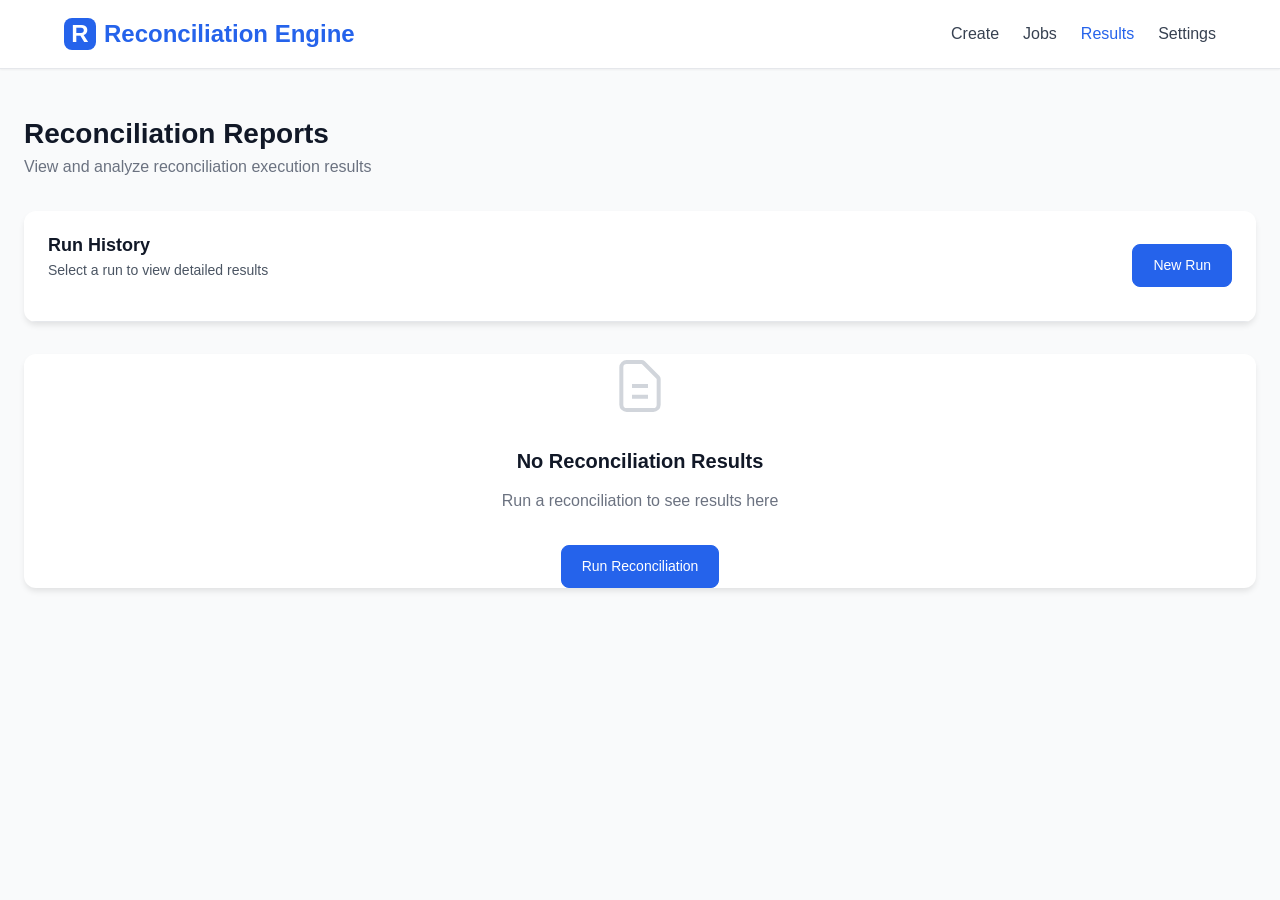
<file: mockups/7-reports.html>
<!DOCTYPE html>
<html lang="en">
<head>
  <meta charset="UTF-8">
  <meta name="viewport" content="width=device-width, initial-scale=1.0">
  <title>Reports - Reconciliation Engine</title>
  <link rel="stylesheet" href="css/main.css">
  <link rel="stylesheet" href="css/components.css">
  <link rel="stylesheet" href="css/steps.css">
  <link rel="stylesheet" href="css/reports.css">
</head>
<body class="reports-page">
  <!-- Header -->
  <header class="site-header">
    <div class="container">
      <div class="header-content">
        <div class="logo">
          <div class="logo-icon">R</div>
          <span>Reconciliation Engine</span>
        </div>
        <nav>
          <ul class="main-nav">
            <li><a href="index.html">Create</a></li>
            <li><a href="#">Jobs</a></li>
            <li><a href="7-reports.html" class="active">Results</a></li>
            <li><a href="#">Settings</a></li>
          </ul>
        </nav>
      </div>
    </div>
  </header>

  <!-- Main Content -->
  <main class="main-content">
    <div class="container-wide">
      <!-- Page Header -->
      <div class="page-header mb-4">
        <h1 class="page-title">Reconciliation Reports</h1>
        <p class="page-subtitle">View and analyze reconciliation execution results</p>
      </div>

      <!-- Run History -->
      <div class="card mb-4">
        <div class="card-header">
          <div style="display: flex; justify-content: space-between; align-items: center;">
            <div>
              <h2 class="card-title">Run History</h2>
              <p class="card-subtitle">Select a run to view detailed results</p>
            </div>
            <button class="btn btn-primary" onclick="window.location.href='6-run.html'">
              New Run
            </button>
          </div>
        </div>
        <div class="card-body" style="padding: 0;">
          <div id="run-history-container">
            <!-- Will be populated by JS -->
          </div>
        </div>
      </div>

      <!-- Report Details (shown when a run is selected) -->
      <div id="report-details" style="display: none;">
        <!-- Execution Summary -->
        <div class="card mb-4">
          <div class="card-header">
            <h2 class="card-title">Execution Summary</h2>
            <p class="card-subtitle" id="report-subtitle">-</p>
          </div>
          <div class="card-body">
            <div class="summary-cards-simple" id="summary-cards">
              <!-- Will be populated by JS -->
            </div>
          </div>
        </div>

        <!-- Comparison Section (shown for patch runs) -->
        <div class="card mb-4" id="comparison-section" style="display: none;">
          <div class="card-header">
            <h2 class="card-title">Comparison vs Base Run</h2>
            <p class="card-subtitle" id="comparison-subtitle">Comparing with previous run</p>
          </div>
          <div class="card-body" id="comparison-container">
            <!-- Will be populated by JS -->
          </div>
        </div>

        <!-- Data Sources with Patches -->
        <div class="card mb-4">
          <div class="card-header">
            <div style="display: flex; justify-content: space-between; align-items: center;">
              <div>
                <h2 class="card-title">Data Sources</h2>
                <p class="card-subtitle" id="datasources-subtitle">Add patches to re-run with additional data</p>
              </div>
              <button class="btn btn-primary" id="runWithPatchesBtn" onclick="runWithPatches()" style="display: none;">
                Run with Patches
              </button>
            </div>
          </div>
          <div class="card-body" id="datasources-container">
            <!-- Will be populated by JS -->
          </div>
        </div>

        <!-- Stage Results -->
        <div class="card mb-4">
          <div class="card-header">
            <h2 class="card-title">Stage Results</h2>
            <p class="card-subtitle">Download reconciliation outputs</p>
          </div>
          <div class="card-body" id="stage-results">
            <!-- Will be populated by JS -->
          </div>
        </div>
      </div>

      <!-- Empty State (shown when no runs) -->
      <div class="card" id="empty-state" style="display: none;">
        <div class="card-body text-center" style="padding: var(--spacing-xxl);">
          <div class="empty-icon mb-3">
            <svg width="64" height="64" viewBox="0 0 24 24" fill="none" stroke="currentColor" stroke-width="1.5">
              <path d="M9 12h6M9 16h6M17 21H7a2 2 0 01-2-2V5a2 2 0 012-2h5.586a1 1 0 01.707.293l5.414 5.414a1 1 0 01.293.707V19a2 2 0 01-2 2z"/>
            </svg>
          </div>
          <h3 class="mb-2">No Reconciliation Results</h3>
          <p class="text-gray mb-4">Run a reconciliation to see results here</p>
          <button class="btn btn-primary" onclick="window.location.href='6-run.html'">
            Run Reconciliation
          </button>
        </div>
      </div>
    </div>
  </main>

  <!-- Patch Modal -->
  <div class="modal-overlay" id="patch-modal" style="display: none;">
    <div class="modal" style="max-width: 600px;">
      <div class="modal-header">
        <h3 class="modal-title">Add Patch</h3>
        <button class="modal-close" onclick="closePatchModal()">&times;</button>
      </div>
      <div class="modal-body" id="patch-modal-body">
        <!-- Will be populated by JS -->
      </div>
      <div class="modal-footer">
        <button class="btn btn-secondary" onclick="closePatchModal()">Cancel</button>
        <button class="btn btn-primary" onclick="savePatch()">Add Patch</button>
      </div>
    </div>
  </div>

  <!-- Scripts -->
  <script src="js/storage.js"></script>
  <script src="js/recon-data-generator.js"></script>
  <script src="js/recon-runner.js"></script>
  <script src="js/app.js"></script>
  <script>
    // State
    let currentReport = null;
    let patches = {}; // { datasourceId: [patch, ...] }
    let currentPatchDatasource = null;
    let config = null;

    // Initialize page
    function initPage() {
      config = Storage.get();
      loadRunHistory();

      // Check URL for specific run ID
      const urlParams = new URLSearchParams(window.location.search);
      const runId = urlParams.get('runId');
      if (runId) {
        selectRun(runId);
      }

      // Load saved patches
      loadPatches();
    }

    // Load run history from storage
    function loadRunHistory() {
      const results = getExecutionResults();
      const container = document.getElementById('run-history-container');
      const emptyState = document.getElementById('empty-state');
      const reportDetails = document.getElementById('report-details');

      if (!results || results.length === 0) {
        container.innerHTML = '';
        emptyState.style.display = 'block';
        reportDetails.style.display = 'none';
        return;
      }

      emptyState.style.display = 'none';

      // Build history table
      let html = `
        <table class="run-history-table">
          <thead>
            <tr>
              <th>Run ID</th>
              <th>Job Name</th>
              <th>Date Range</th>
              <th>Status</th>
              <th>Match Rate</th>
              <th>Duration</th>
              <th>Actions</th>
            </tr>
          </thead>
          <tbody>
      `;

      results.forEach(result => {
        const startDate = new Date(result.request?.datetimeRange?.start || result.timing?.startedAt);
        const dateStr = startDate.toLocaleDateString();

        html += `
          <tr onclick="selectRun('${result.runId}')" class="${currentReport?.runId === result.runId ? 'selected' : ''}">
            <td><code>${result.runId.slice(0, 20)}...</code></td>
            <td>${escapeHtml(result.configName || 'Unnamed')}</td>
            <td>${dateStr}</td>
            <td>
              <span class="status-badge ${result.status}">${result.status}</span>
            </td>
            <td>${result.summary?.matchRate || 0}%</td>
            <td>${formatDuration(result.timing?.durationMs || 0)}</td>
            <td>
              <button class="btn btn-outline btn-sm" onclick="event.stopPropagation(); selectRun('${result.runId}')">
                View
              </button>
            </td>
          </tr>
        `;
      });

      html += `
          </tbody>
        </table>
      `;

      container.innerHTML = html;
    }

    // Get execution results from storage
    function getExecutionResults() {
      try {
        const data = localStorage.getItem('execution_results');
        return data ? JSON.parse(data) : [];
      } catch (e) {
        console.error('Error loading results:', e);
        return [];
      }
    }

    // Select a run to view
    function selectRun(runId) {
      const results = getExecutionResults();
      const report = results.find(r => r.runId === runId);

      if (!report) {
        App.showNotification('Report not found', 'error');
        return;
      }

      currentReport = report;

      // Update URL
      window.history.replaceState({}, '', `7-reports.html?runId=${runId}`);

      // Reload history to update selection
      loadRunHistory();

      // Show report details
      document.getElementById('report-details').style.display = 'block';

      renderReport(report);
    }

    // Render complete report
    function renderReport(report) {
      renderSubtitle(report);
      renderSummaryCards(report);
      renderComparison(report);
      renderDatasources(report);
      renderStageResults(report);
    }

    // Render report subtitle
    function renderSubtitle(report) {
      const subtitle = document.getElementById('report-subtitle');
      const startDate = new Date(report.timing?.startedAt);
      subtitle.textContent = `Run ID: ${report.runId} | Executed: ${startDate.toLocaleString()}`;
    }

    // Render simplified summary cards
    function renderSummaryCards(report) {
      const container = document.getElementById('summary-cards');
      const summary = report.summary || {};

      // Calculate total duplicates from all stages
      const totalDuplicates = (report.stages || []).reduce((sum, stage) => {
        return sum + (stage.matching?.duplicatesLeft || 0) + (stage.matching?.duplicatesRight || 0);
      }, 0);

      container.innerHTML = `
        <div class="summary-card">
          <div class="summary-card-value">${formatDuration(report.timing?.durationMs || 0)}</div>
          <div class="summary-card-label">Duration</div>
        </div>
        <div class="summary-card success">
          <div class="summary-card-value">${(summary.totalMatched || 0).toLocaleString()}</div>
          <div class="summary-card-label">Matched</div>
        </div>
        <div class="summary-card warning">
          <div class="summary-card-value">${totalDuplicates.toLocaleString()}</div>
          <div class="summary-card-label">Duplicates</div>
        </div>
        <div class="summary-card primary">
          <div class="summary-card-value">${summary.matchRate || 0}%</div>
          <div class="summary-card-label">Match Rate</div>
        </div>
      `;
    }

    // Render comparison section for patch runs
    function renderComparison(report) {
      const comparisonSection = document.getElementById('comparison-section');
      const container = document.getElementById('comparison-container');

      // Check if this is a patch run
      if (!report.isPatchRun) {
        comparisonSection.style.display = 'none';
        return;
      }

      // Find base run and previous run
      const results = getExecutionResults();
      const baseRun = report.baseRunId ? results.find(r => r.runId === report.baseRunId) : null;
      const previousRun = report.previousRunId ? results.find(r => r.runId === report.previousRunId) : null;

      // Need at least one comparison to show the section
      if (!baseRun && !previousRun) {
        comparisonSection.style.display = 'none';
        return;
      }

      comparisonSection.style.display = 'block';

      // Update subtitle
      const subtitle = document.getElementById('comparison-subtitle');
      subtitle.textContent = 'Match performance comparison';

      const currentSummary = report.summary || {};
      let html = '<div class="comparison-panels">';

      // Comparison vs Base Run
      if (baseRun) {
        const baseSummary = baseRun.summary || {};
        const baseMatchedDiff = (currentSummary.totalMatched || 0) - (baseSummary.totalMatched || 0);
        const baseMatchRateDiff = parseFloat(currentSummary.matchRate || 0) - parseFloat(baseSummary.matchRate || 0);
        const baseDate = new Date(baseRun.timing?.startedAt);

        html += `
          <div class="comparison-panel">
            <div class="comparison-panel-header">
              <span class="comparison-panel-title">vs Base Run</span>
              <span class="comparison-panel-date">${baseDate.toLocaleDateString()}</span>
            </div>
            <div class="comparison-metrics">
              <div class="comparison-metric">
                <span class="comparison-metric-label">Matched</span>
                <div class="comparison-metric-values">
                  <span class="comparison-metric-base">${(baseSummary.totalMatched || 0).toLocaleString()}</span>
                  <span class="comparison-metric-arrow">→</span>
                  <span class="comparison-metric-current">${(currentSummary.totalMatched || 0).toLocaleString()}</span>
                  <span class="comparison-metric-diff ${baseMatchedDiff >= 0 ? 'positive' : 'negative'}">
                    ${baseMatchedDiff >= 0 ? '+' : ''}${baseMatchedDiff.toLocaleString()}
                  </span>
                </div>
              </div>
              <div class="comparison-metric">
                <span class="comparison-metric-label">Match Rate</span>
                <div class="comparison-metric-values">
                  <span class="comparison-metric-base">${baseSummary.matchRate || 0}%</span>
                  <span class="comparison-metric-arrow">→</span>
                  <span class="comparison-metric-current">${currentSummary.matchRate || 0}%</span>
                  <span class="comparison-metric-diff ${baseMatchRateDiff >= 0 ? 'positive' : 'negative'}">
                    ${baseMatchRateDiff >= 0 ? '+' : ''}${baseMatchRateDiff.toFixed(1)}%
                  </span>
                </div>
              </div>
            </div>
            <div class="comparison-panel-footer">
              <button class="btn btn-outline btn-sm" onclick="selectRun('${baseRun.runId}')">View Base Run</button>
            </div>
          </div>
        `;
      }

      // Comparison vs Previous Patched Run
      if (previousRun && previousRun.runId !== baseRun?.runId) {
        const prevSummary = previousRun.summary || {};
        const prevMatchedDiff = (currentSummary.totalMatched || 0) - (prevSummary.totalMatched || 0);
        const prevMatchRateDiff = parseFloat(currentSummary.matchRate || 0) - parseFloat(prevSummary.matchRate || 0);
        const prevDate = new Date(previousRun.timing?.startedAt);

        html += `
          <div class="comparison-panel">
            <div class="comparison-panel-header">
              <span class="comparison-panel-title">vs Previous Run</span>
              <span class="comparison-panel-date">${prevDate.toLocaleDateString()}</span>
            </div>
            <div class="comparison-metrics">
              <div class="comparison-metric">
                <span class="comparison-metric-label">Matched</span>
                <div class="comparison-metric-values">
                  <span class="comparison-metric-base">${(prevSummary.totalMatched || 0).toLocaleString()}</span>
                  <span class="comparison-metric-arrow">→</span>
                  <span class="comparison-metric-current">${(currentSummary.totalMatched || 0).toLocaleString()}</span>
                  <span class="comparison-metric-diff ${prevMatchedDiff >= 0 ? 'positive' : 'negative'}">
                    ${prevMatchedDiff >= 0 ? '+' : ''}${prevMatchedDiff.toLocaleString()}
                  </span>
                </div>
              </div>
              <div class="comparison-metric">
                <span class="comparison-metric-label">Match Rate</span>
                <div class="comparison-metric-values">
                  <span class="comparison-metric-base">${prevSummary.matchRate || 0}%</span>
                  <span class="comparison-metric-arrow">→</span>
                  <span class="comparison-metric-current">${currentSummary.matchRate || 0}%</span>
                  <span class="comparison-metric-diff ${prevMatchRateDiff >= 0 ? 'positive' : 'negative'}">
                    ${prevMatchRateDiff >= 0 ? '+' : ''}${prevMatchRateDiff.toFixed(1)}%
                  </span>
                </div>
              </div>
            </div>
            <div class="comparison-panel-footer">
              <button class="btn btn-outline btn-sm" onclick="selectRun('${previousRun.runId}')">View Previous Run</button>
            </div>
          </div>
        `;
      }

      html += '</div>';
      container.innerHTML = html;
    }

    // Render datasources with patches
    function renderDatasources(report) {
      const container = document.getElementById('datasources-container');
      const subtitle = document.getElementById('datasources-subtitle');
      const datasources = config.dataSources || [];

      // Fallback to legacy format
      if (datasources.length === 0) {
        if (config.sourceA) datasources.push({ ...config.sourceA, id: 'source_a' });
        if (config.sourceB) datasources.push({ ...config.sourceB, id: 'source_b' });
      }

      if (datasources.length === 0) {
        container.innerHTML = '<div class="text-gray">No data sources configured</div>';
        return;
      }

      // Check if this is a patch run
      const isPatchRun = report.isPatchRun === true;
      const appliedPatches = isPatchRun ? (report.patches || {}) : {};

      // Update subtitle
      if (isPatchRun) {
        subtitle.textContent = 'Add more patches or re-run with existing patches';
      } else {
        subtitle.textContent = 'Add patches to re-run with additional data';
      }

      let html = '';

      datasources.forEach(ds => {
        const dsAppliedPatches = appliedPatches[ds.id] || [];
        const dsNewPatches = patches[ds.id] || [];
        const typeLabel = (ds.type || 'unknown').toUpperCase();
        const connectionInfo = getConnectionInfo(ds);
        const hasAppliedPatches = dsAppliedPatches.length > 0;

        html += `
          <div class="datasource-card ${hasAppliedPatches ? 'has-patches' : ''}">
            <div class="datasource-header">
              <div class="datasource-info">
                <span class="datasource-name">${escapeHtml(ds.name)}</span>
                <span class="datasource-type">${typeLabel}</span>
                ${hasAppliedPatches ? '<span class="patch-badge">Patched</span>' : ''}
              </div>
              <button class="btn btn-outline btn-sm" onclick="openPatchModal('${ds.id}')">
                + Patch
              </button>
            </div>
            <div class="datasource-connection">
              ${connectionInfo}
            </div>
            ${hasAppliedPatches ? `
              <div class="patches-list readonly">
                <div class="patches-section-label">Applied Patches</div>
                ${dsAppliedPatches.map((patch) => `
                  <div class="patch-item readonly">
                    <div class="patch-info">
                      <span class="patch-name">${escapeHtml(patch.name)}</span>
                      <span class="patch-value">${escapeHtml(getPatchSummary(patch, ds.type))}</span>
                    </div>
                  </div>
                `).join('')}
              </div>
            ` : ''}
            ${dsNewPatches.length > 0 ? `
              <div class="patches-list new-patches">
                <div class="patches-section-label">New Patches</div>
                ${dsNewPatches.map((patch, idx) => `
                  <div class="patch-item">
                    <div class="patch-info">
                      <span class="patch-name">${escapeHtml(patch.name)}</span>
                      <span class="patch-value">${escapeHtml(getPatchSummary(patch, ds.type))}</span>
                    </div>
                    <button class="patch-remove-btn" onclick="removePatch('${ds.id}', ${idx})" title="Remove patch">
                      &times;
                    </button>
                  </div>
                `).join('')}
              </div>
            ` : ''}
          </div>
        `;
      });

      container.innerHTML = html;

      // Show Run with Patches button if there are new patches OR if this is a patch run (to re-run)
      const hasNewPatches = Object.values(patches).some(p => p.length > 0);
      const hasAppliedPatches = Object.values(appliedPatches).some(p => p.length > 0);

      const runBtn = document.getElementById('runWithPatchesBtn');
      if (hasNewPatches || hasAppliedPatches) {
        runBtn.style.display = 'block';
        runBtn.textContent = hasNewPatches ? 'Run with Patches' : 'Re-run with Patches';
      } else {
        runBtn.style.display = 'none';
      }
    }

    // Get connection info string for display
    function getConnectionInfo(ds) {
      const type = (ds.type || '').toLowerCase();

      if (type === 'postgresql' || type === 'database') {
        const conn = ds.connection || {};
        return `<span class="connection-detail">${escapeHtml(conn.host || 'localhost')}:${conn.port || 5432}/${escapeHtml(conn.database || '')}</span>`;
      }

      if (type === 'api') {
        const conn = ds.connection || {};
        return `<span class="connection-detail">${escapeHtml(conn.base_url || '')}${escapeHtml(conn.endpoint || '')}</span>`;
      }

      if (type === 'sftp') {
        const conn = ds.connection || {};
        const fetch = ds.fetch || {};
        return `<span class="connection-detail">${escapeHtml(conn.host || '')}:${escapeHtml(fetch.directory || '/')}</span>`;
      }

      return '<span class="connection-detail">-</span>';
    }

    // Get patch summary for display
    function getPatchSummary(patch, dsType) {
      const type = (dsType || '').toLowerCase();

      if (type === 'postgresql' || type === 'database') {
        return patch.query ? patch.query.substring(0, 50) + (patch.query.length > 50 ? '...' : '') : '-';
      }

      if (type === 'api') {
        return patch.endpoint || JSON.stringify(patch.queryParams || {}).substring(0, 50);
      }

      if (type === 'sftp') {
        return patch.filePattern || '-';
      }

      return '-';
    }

    // Render stage results with download buttons
    function renderStageResults(report) {
      const container = document.getElementById('stage-results');
      const stages = report.stages || [];

      if (stages.length === 0) {
        container.innerHTML = '<div class="text-gray">No stage data available</div>';
        return;
      }

      let html = '';

      stages.forEach((stage, index) => {
        const matched = stage.matching?.totalMatched || 0;
        const unmatchedLeft = stage.matching?.unmatchedLeft || 0;
        const unmatchedRight = stage.matching?.unmatchedRight || 0;
        const duplicatesLeft = stage.matching?.duplicatesLeft || 0;
        const duplicatesRight = stage.matching?.duplicatesRight || 0;
        const totalDuplicates = duplicatesLeft + duplicatesRight;
        const leftRecords = stage.matching?.leftRecords || (matched + unmatchedLeft);
        const rightRecords = stage.matching?.rightRecords || (matched + unmatchedRight);
        const totalRecords = leftRecords + rightRecords;
        const matchRate = totalRecords > 0 ? ((matched * 2) / totalRecords * 100).toFixed(1) : 0;

        html += `
          <div class="stage-result-card">
            <div class="stage-result-header">
              <div>
                <h4 style="margin: 0;">Stage ${index + 1}: ${escapeHtml(stage.stageName)}</h4>
                <span style="font-size: 0.85rem; opacity: 0.9;">Mode: ${stage.mode || 'one_to_one'}</span>
              </div>
              <span class="stage-duration">${formatDuration(stage.timing?.durationMs || 0)}</span>
            </div>
            <div class="stage-result-body">
              <!-- Stage Metrics -->
              <div class="stage-metrics mb-3">
                <div class="stage-metrics-grid">
                  <div class="stage-metric">
                    <span class="stage-metric-value">${leftRecords.toLocaleString()}</span>
                    <span class="stage-metric-label">Left Records</span>
                  </div>
                  <div class="stage-metric">
                    <span class="stage-metric-value">${rightRecords.toLocaleString()}</span>
                    <span class="stage-metric-label">Right Records</span>
                  </div>
                  <div class="stage-metric success">
                    <span class="stage-metric-value">${matched.toLocaleString()}</span>
                    <span class="stage-metric-label">Matched</span>
                  </div>
                  <div class="stage-metric warning">
                    <span class="stage-metric-value">${unmatchedLeft.toLocaleString()}</span>
                    <span class="stage-metric-label">Unmatched Left</span>
                  </div>
                  <div class="stage-metric error">
                    <span class="stage-metric-value">${unmatchedRight.toLocaleString()}</span>
                    <span class="stage-metric-label">Unmatched Right</span>
                  </div>
                  <div class="stage-metric duplicate">
                    <span class="stage-metric-value">${totalDuplicates.toLocaleString()}</span>
                    <span class="stage-metric-label">Duplicates</span>
                  </div>
                  <div class="stage-metric primary">
                    <span class="stage-metric-value">${matchRate}%</span>
                    <span class="stage-metric-label">Match Rate</span>
                  </div>
                </div>
              </div>

              <!-- Download Buttons -->
              <div class="download-section">
                <h5 class="download-section-title">Downloads</h5>
                <div class="download-btn-group">
                  <button class="download-btn success" onclick="downloadResults('${stage.stageId}', 'matched', ${matched})">
                    <span class="download-icon">&#8595;</span>
                    <span class="download-label">Matched</span>
                    <span class="download-count">${matched.toLocaleString()}</span>
                  </button>
                  <button class="download-btn warning" onclick="downloadResults('${stage.stageId}', 'unmatched_left', ${unmatchedLeft})">
                    <span class="download-icon">&#8595;</span>
                    <span class="download-label">Unmatched Left</span>
                    <span class="download-count">${unmatchedLeft.toLocaleString()}</span>
                  </button>
                  <button class="download-btn error" onclick="downloadResults('${stage.stageId}', 'unmatched_right', ${unmatchedRight})">
                    <span class="download-icon">&#8595;</span>
                    <span class="download-label">Unmatched Right</span>
                    <span class="download-count">${unmatchedRight.toLocaleString()}</span>
                  </button>
                  <button class="download-btn duplicate" onclick="downloadResults('${stage.stageId}', 'duplicates', ${totalDuplicates})">
                    <span class="download-icon">&#8595;</span>
                    <span class="download-label">Duplicates</span>
                    <span class="download-count">${totalDuplicates.toLocaleString()}</span>
                  </button>
                </div>
              </div>

              ${stage.resultQueries && stage.resultQueries.length > 0 ? `
                <div class="download-section mt-3">
                  <h5 class="download-section-title">Result Queries</h5>
                  <div class="download-btn-group">
                    ${stage.resultQueries.map(q => `
                      <button class="download-btn query" onclick="downloadQueryResults('${stage.stageId}', '${q.queryName}', ${q.recordCount || 0})">
                        <span class="download-icon">&#8595;</span>
                        <span class="download-label">${escapeHtml(q.queryName)}</span>
                        <span class="download-count">${(q.recordCount || 0).toLocaleString()}</span>
                      </button>
                    `).join('')}
                  </div>
                </div>
              ` : ''}
            </div>
          </div>
        `;
      });

      container.innerHTML = html;
    }

    // Download results as CSV
    function downloadResults(stageId, type, count) {
      if (count === 0) {
        App.showNotification('No records to download', 'info');
        return;
      }

      // Generate mock CSV data
      const csv = generateMockCSV(type, count);
      const filename = `${currentReport.runId}_${stageId}_${type}.csv`;

      App.downloadFile(csv, filename, 'text/csv');
      App.showNotification(`Downloaded ${count.toLocaleString()} ${type.replace('_', ' ')} records`, 'success');
    }

    // Download query results as CSV
    function downloadQueryResults(stageId, queryName, count) {
      if (count === 0) {
        App.showNotification('No records to download', 'info');
        return;
      }

      // Generate mock CSV data
      const csv = generateMockCSV(queryName, count);
      const filename = `${currentReport.runId}_${stageId}_${queryName}.csv`;

      App.downloadFile(csv, filename, 'text/csv');
      App.showNotification(`Downloaded ${count.toLocaleString()} records for ${queryName}`, 'success');
    }

    // Generate mock CSV data
    function generateMockCSV(type, count) {
      const headers = ['transaction_id', 'amount', 'currency', 'status', 'timestamp', 'reference'];
      let csv = headers.join(',') + '\n';

      const sampleCount = Math.min(count, 100); // Limit to 100 rows for demo
      for (let i = 0; i < sampleCount; i++) {
        const row = [
          `TXN${String(i + 1).padStart(8, '0')}`,
          (Math.random() * 9990 + 10).toFixed(2),
          ['USD', 'EUR', 'GBP'][Math.floor(Math.random() * 3)],
          ['COMPLETED', 'PENDING', 'SETTLED'][Math.floor(Math.random() * 3)],
          new Date().toISOString(),
          `REF${String(i + 1).padStart(6, '0')}`
        ];
        csv += row.join(',') + '\n';
      }

      return csv;
    }

    // ===== PATCH FUNCTIONALITY =====

    // Load patches from storage
    function loadPatches() {
      try {
        const data = localStorage.getItem('report_patches');
        patches = data ? JSON.parse(data) : {};
      } catch (e) {
        patches = {};
      }
    }

    // Save patches to storage
    function savePatches() {
      localStorage.setItem('report_patches', JSON.stringify(patches));
    }

    // Open patch modal
    function openPatchModal(datasourceId) {
      currentPatchDatasource = datasourceId;
      const ds = getDatasourceById(datasourceId);

      if (!ds) {
        App.showNotification('Datasource not found', 'error');
        return;
      }

      const type = (ds.type || '').toLowerCase();
      const modalBody = document.getElementById('patch-modal-body');

      let html = `
        <input type="hidden" id="patch-ds-id" value="${datasourceId}">
        <input type="hidden" id="patch-ds-type" value="${type}">

        <div class="form-group mb-3">
          <label class="form-label">Patch Name</label>
          <input type="text" class="form-control" id="patch-name" placeholder="e.g., Patch 1" value="Patch ${(patches[datasourceId]?.length || 0) + 1}">
        </div>

        <div class="readonly-section mb-3">
          <h5 class="section-subtitle">Inherited Configuration (Read-only)</h5>
          ${renderReadonlyConfig(ds)}
        </div>

        <div class="editable-section">
          <h5 class="section-subtitle">Patch Configuration</h5>
          ${renderEditableFields(ds, type)}
        </div>
      `;

      modalBody.innerHTML = html;
      document.getElementById('patch-modal').style.display = 'flex';
    }

    // Close patch modal
    function closePatchModal() {
      document.getElementById('patch-modal').style.display = 'none';
      currentPatchDatasource = null;
    }

    // Get datasource by ID
    function getDatasourceById(id) {
      const datasources = config.dataSources || [];
      let ds = datasources.find(d => d.id === id);

      if (!ds) {
        if (id === 'source_a' && config.sourceA) ds = { ...config.sourceA, id: 'source_a' };
        if (id === 'source_b' && config.sourceB) ds = { ...config.sourceB, id: 'source_b' };
      }

      return ds;
    }

    // Render read-only config fields
    function renderReadonlyConfig(ds) {
      const type = (ds.type || '').toLowerCase();
      const conn = ds.connection || {};

      if (type === 'postgresql' || type === 'database') {
        return `
          <div class="readonly-field">
            <span class="field-label">Host:</span>
            <span class="field-value">${escapeHtml(conn.host || 'localhost')}:${conn.port || 5432}</span>
          </div>
          <div class="readonly-field">
            <span class="field-label">Database:</span>
            <span class="field-value">${escapeHtml(conn.database || '-')}</span>
          </div>
          <div class="readonly-field">
            <span class="field-label">Schema:</span>
            <span class="field-value">${escapeHtml(conn.schema || 'public')}</span>
          </div>
          <div class="readonly-field">
            <span class="field-label">Username:</span>
            <span class="field-value">${escapeHtml(conn.username || '-')}</span>
          </div>
        `;
      }

      if (type === 'api') {
        return `
          <div class="readonly-field">
            <span class="field-label">Base URL:</span>
            <span class="field-value">${escapeHtml(conn.base_url || '-')}</span>
          </div>
          <div class="readonly-field">
            <span class="field-label">Auth Type:</span>
            <span class="field-value">${escapeHtml(conn.auth_type || 'none')}</span>
          </div>
          <div class="readonly-field">
            <span class="field-label">Timeout:</span>
            <span class="field-value">${conn.timeout_seconds || 60}s</span>
          </div>
        `;
      }

      if (type === 'sftp') {
        const fetch = ds.fetch || {};
        return `
          <div class="readonly-field">
            <span class="field-label">Host:</span>
            <span class="field-value">${escapeHtml(conn.host || '-')}:${conn.port || 22}</span>
          </div>
          <div class="readonly-field">
            <span class="field-label">Username:</span>
            <span class="field-value">${escapeHtml(conn.username || '-')}</span>
          </div>
          <div class="readonly-field">
            <span class="field-label">Directory:</span>
            <span class="field-value">${escapeHtml(fetch.directory || '/')}</span>
          </div>
          <div class="readonly-field">
            <span class="field-label">Encoding:</span>
            <span class="field-value">${escapeHtml(fetch.encoding || 'UTF-8')}</span>
          </div>
        `;
      }

      return '<div class="text-gray">No configuration</div>';
    }

    // Render editable fields based on type
    function renderEditableFields(ds, type) {
      if (type === 'postgresql' || type === 'database') {
        return `
          <div class="form-group">
            <label class="form-label">Query (SQL to fetch patch rows)</label>
            <textarea class="form-control" id="patch-query" rows="4" placeholder="SELECT * FROM patches WHERE processed_date = \${date}"></textarea>
            <small class="form-hint">Use \${date}, \${start_date}, \${end_date} for date parameters</small>
          </div>
        `;
      }

      if (type === 'api') {
        const conn = ds.connection || {};
        return `
          <div class="form-group mb-3">
            <label class="form-label">Endpoint (optional override)</label>
            <input type="text" class="form-control" id="patch-endpoint" placeholder="${escapeHtml(conn.endpoint || '/api/patches')}">
          </div>
          <div class="form-group">
            <label class="form-label">Query Parameters (JSON)</label>
            <textarea class="form-control" id="patch-query-params" rows="3" placeholder='{"filter": "patches_only"}'></textarea>
          </div>
        `;
      }

      if (type === 'sftp') {
        return `
          <div class="form-group">
            <label class="form-label">File Pattern</label>
            <input type="text" class="form-control" id="patch-file-pattern" placeholder="patches_*.csv">
            <small class="form-hint">Use * for wildcard matching</small>
          </div>
        `;
      }

      return '<div class="text-gray">No editable fields for this type</div>';
    }

    // Save patch
    function savePatch() {
      const dsId = document.getElementById('patch-ds-id').value;
      const dsType = document.getElementById('patch-ds-type').value;
      const name = document.getElementById('patch-name').value.trim();

      if (!name) {
        App.showNotification('Please enter a patch name', 'warning');
        return;
      }

      const patch = {
        id: 'patch_' + Date.now(),
        datasourceId: dsId,
        name: name,
        createdAt: new Date().toISOString()
      };

      // Get type-specific values
      if (dsType === 'postgresql' || dsType === 'database') {
        const query = document.getElementById('patch-query').value.trim();
        if (!query) {
          App.showNotification('Please enter a query', 'warning');
          return;
        }
        patch.query = query;
      }

      if (dsType === 'api') {
        patch.endpoint = document.getElementById('patch-endpoint').value.trim() || null;
        const paramsStr = document.getElementById('patch-query-params').value.trim();
        if (paramsStr) {
          try {
            patch.queryParams = JSON.parse(paramsStr);
          } catch (e) {
            App.showNotification('Invalid JSON for query parameters', 'error');
            return;
          }
        }
      }

      if (dsType === 'sftp') {
        const pattern = document.getElementById('patch-file-pattern').value.trim();
        if (!pattern) {
          App.showNotification('Please enter a file pattern', 'warning');
          return;
        }
        patch.filePattern = pattern;
      }

      // Add patch to list
      if (!patches[dsId]) {
        patches[dsId] = [];
      }
      patches[dsId].push(patch);

      savePatches();
      closePatchModal();

      // Re-render datasources
      if (currentReport) {
        renderDatasources(currentReport);
      }

      App.showNotification('Patch added successfully', 'success');
    }

    // Remove patch
    function removePatch(dsId, index) {
      if (patches[dsId]) {
        patches[dsId].splice(index, 1);
        if (patches[dsId].length === 0) {
          delete patches[dsId];
        }
        savePatches();

        if (currentReport) {
          renderDatasources(currentReport);
        }
      }
    }

    // Run with patches
    async function runWithPatches() {
      // Combine applied patches with new patches
      const appliedPatches = currentReport?.patches || {};
      const combinedPatches = {};

      // Start with applied patches
      for (const [dsId, dsPatches] of Object.entries(appliedPatches)) {
        combinedPatches[dsId] = [...dsPatches];
      }

      // Add new patches
      for (const [dsId, dsPatches] of Object.entries(patches)) {
        if (!combinedPatches[dsId]) {
          combinedPatches[dsId] = [];
        }
        combinedPatches[dsId].push(...dsPatches);
      }

      const hasPatches = Object.values(combinedPatches).some(p => p.length > 0);
      if (!hasPatches) {
        App.showNotification('No patches configured', 'warning');
        return;
      }

      // Navigate to run page with combined patches
      const patchData = encodeURIComponent(JSON.stringify(combinedPatches));
      let url = `6-run.html?patches=${patchData}`;

      // Use the original base run ID if this is a patch run, otherwise use current run
      if (currentReport) {
        const baseRunId = currentReport.baseRunId || currentReport.runId;
        url += `&baseRunId=${baseRunId}`;

        // Current report becomes the previous run
        url += `&previousRunId=${currentReport.runId}`;
      }

      window.location.href = url;
    }

    // Format duration
    function formatDuration(ms) {
      if (!ms || ms < 1000) {
        return (ms || 0) + 'ms';
      }
      const seconds = Math.floor(ms / 1000);
      if (seconds < 60) {
        return seconds + '.' + Math.floor((ms % 1000) / 100) + 's';
      }
      const minutes = Math.floor(seconds / 60);
      const remainingSeconds = seconds % 60;
      return minutes + 'm ' + remainingSeconds + 's';
    }

    // Escape HTML
    function escapeHtml(str) {
      if (!str) return '';
      return String(str)
        .replace(/&/g, '&amp;')
        .replace(/</g, '&lt;')
        .replace(/>/g, '&gt;')
        .replace(/"/g, '&quot;')
        .replace(/'/g, '&#039;');
    }

    // Initialize
    initPage();
  </script>
</body>
</html>
</file>
<file: mockups/css/main.css>
/* ============================================================================
   Main Styles - Core layout, typography, and global styles
   Reconciliation Engine Mock UI
   ============================================================================ */

/* CSS Variables */
:root {
  /* Colors */
  --primary: #2563eb;
  --primary-dark: #1e40af;
  --primary-light: #dbeafe;
  --secondary: #64748b;
  --success: #10b981;
  --warning: #f59e0b;
  --error: #ef4444;
  --info: #06b6d4;

  /* Neutral Colors */
  --gray-50: #f9fafb;
  --gray-100: #f3f4f6;
  --gray-200: #e5e7eb;
  --gray-300: #d1d5db;
  --gray-400: #9ca3af;
  --gray-500: #6b7280;
  --gray-600: #4b5563;
  --gray-700: #374151;
  --gray-800: #1f2937;
  --gray-900: #111827;

  /* Spacing */
  --spacing-xs: 0.25rem;
  --spacing-sm: 0.5rem;
  --spacing-md: 1rem;
  --spacing-lg: 1.5rem;
  --spacing-xl: 2rem;
  --spacing-2xl: 3rem;

  /* Border Radius */
  --radius-sm: 0.25rem;
  --radius-md: 0.5rem;
  --radius-lg: 0.75rem;

  /* Shadows */
  --shadow-sm: 0 1px 2px 0 rgba(0, 0, 0, 0.05);
  --shadow-md: 0 4px 6px -1px rgba(0, 0, 0, 0.1);
  --shadow-lg: 0 10px 15px -3px rgba(0, 0, 0, 0.1);

  /* Fonts */
  --font-sans: -apple-system, BlinkMacSystemFont, 'Segoe UI', Roboto, 'Helvetica Neue', Arial, sans-serif;
  --font-mono: 'Courier New', Courier, monospace;
}

/* Reset */
* {
  margin: 0;
  padding: 0;
  box-sizing: border-box;
}

/* Base Styles */
html {
  font-size: 16px;
  scroll-behavior: smooth;
}

body {
  font-family: var(--font-sans);
  font-size: 1rem;
  line-height: 1.5;
  color: var(--gray-900);
  background-color: var(--gray-50);
  min-height: 100vh;
}

/* Typography */
h1, h2, h3, h4, h5, h6 {
  font-weight: 600;
  line-height: 1.2;
  margin-bottom: var(--spacing-md);
}

h1 { font-size: 2rem; }
h2 { font-size: 1.5rem; }
h3 { font-size: 1.25rem; }
h4 { font-size: 1.125rem; }
h5 { font-size: 1rem; }
h6 { font-size: 0.875rem; }

p {
  margin-bottom: var(--spacing-md);
}

a {
  color: var(--primary);
  text-decoration: none;
  transition: color 0.2s;
}

a:hover {
  color: var(--primary-dark);
  text-decoration: underline;
}

/* Layout */
.container {
  max-width: 1200px;
  margin: 0 auto;
  padding: 0 var(--spacing-lg);
}

.container-wide {
  max-width: 1400px;
  margin: 0 auto;
  padding: 0 var(--spacing-lg);
}

.container-narrow {
  max-width: 800px;
  margin: 0 auto;
  padding: 0 var(--spacing-lg);
}

/* Header */
.site-header {
  background: white;
  border-bottom: 1px solid var(--gray-200);
  padding: var(--spacing-md) 0;
  position: sticky;
  top: 0;
  z-index: 100;
  box-shadow: var(--shadow-sm);
}

.header-content {
  display: flex;
  justify-content: space-between;
  align-items: center;
}

.logo {
  font-size: 1.5rem;
  font-weight: 700;
  color: var(--primary);
  display: flex;
  align-items: center;
  gap: var(--spacing-sm);
}

.logo-icon {
  width: 32px;
  height: 32px;
  background: var(--primary);
  color: white;
  border-radius: var(--radius-md);
  display: flex;
  align-items: center;
  justify-content: center;
  font-weight: 700;
}

/* Navigation */
.main-nav {
  display: flex;
  gap: var(--spacing-lg);
  list-style: none;
}

.main-nav a {
  color: var(--gray-700);
  font-weight: 500;
}

.main-nav a:hover {
  color: var(--primary);
  text-decoration: none;
}

.main-nav a.active {
  color: var(--primary);
}

/* Main Content */
.main-content {
  min-height: calc(100vh - 200px);
  padding: var(--spacing-2xl) 0;
}

/* Progress Stepper */
.progress-stepper {
  background: white;
  border-radius: var(--radius-lg);
  padding: var(--spacing-xl);
  margin-bottom: var(--spacing-2xl);
  box-shadow: var(--shadow-md);
}

.stepper-container {
  display: flex;
  justify-content: space-between;
  align-items: center;
  position: relative;
}

.stepper-container::before {
  content: '';
  position: absolute;
  top: 20px;
  left: 40px;
  right: 40px;
  height: 2px;
  background: var(--gray-200);
  z-index: 1;
}

.step {
  display: flex;
  flex-direction: column;
  align-items: center;
  gap: var(--spacing-sm);
  position: relative;
  z-index: 2;
  flex: 1;
  min-width: 100px;
}

.step-number {
  width: 40px;
  height: 40px;
  border-radius: 50%;
  background: white;
  border: 2px solid var(--gray-300);
  display: flex;
  align-items: center;
  justify-content: center;
  font-weight: 600;
  color: var(--gray-500);
  transition: all 0.3s;
}

.step.active .step-number {
  background: var(--primary);
  border-color: var(--primary);
  color: white;
  box-shadow: 0 0 0 4px var(--primary-light);
}

.step.completed .step-number {
  background: var(--success);
  border-color: var(--success);
  color: white;
}

.step-label {
  font-size: 0.875rem;
  color: var(--gray-600);
  text-align: center;
  font-weight: 500;
}

.step.active .step-label {
  color: var(--primary);
  font-weight: 600;
}

.step.completed .step-label {
  color: var(--gray-700);
}

/* Footer */
.site-footer {
  background: white;
  border-top: 1px solid var(--gray-200);
  padding: var(--spacing-xl) 0;
  margin-top: auto;
}

.footer-content {
  text-align: center;
  color: var(--gray-600);
  font-size: 0.875rem;
}

/* Action Bar */
.action-bar {
  background: white;
  border-top: 1px solid var(--gray-200);
  padding: var(--spacing-lg);
  position: sticky;
  bottom: 0;
  box-shadow: 0 -4px 6px -1px rgba(0, 0, 0, 0.05);
}

.action-bar-content {
  display: flex;
  justify-content: space-between;
  align-items: center;
}

/* Grid System */
.grid {
  display: grid;
  gap: var(--spacing-lg);
}

.grid-2 { grid-template-columns: repeat(2, 1fr); }
.grid-3 { grid-template-columns: repeat(3, 1fr); }
.grid-4 { grid-template-columns: repeat(4, 1fr); }

@media (max-width: 768px) {
  .grid-2, .grid-3, .grid-4 {
    grid-template-columns: 1fr;
  }
}

/* Utility Classes */
.text-center { text-align: center; }
.text-right { text-align: right; }
.text-left { text-align: left; }

.text-sm { font-size: 0.875rem; }
.text-xs { font-size: 0.75rem; }
.text-lg { font-size: 1.125rem; }
.text-xl { font-size: 1.25rem; }

.text-primary { color: var(--primary); }
.text-secondary { color: var(--secondary); }
.text-success { color: var(--success); }
.text-warning { color: var(--warning); }
.text-error { color: var(--error); }
.text-gray { color: var(--gray-600); }

.font-bold { font-weight: 700; }
.font-semibold { font-weight: 600; }
.font-medium { font-weight: 500; }

.mt-0 { margin-top: 0; }
.mt-1 { margin-top: var(--spacing-sm); }
.mt-2 { margin-top: var(--spacing-md); }
.mt-3 { margin-top: var(--spacing-lg); }
.mt-4 { margin-top: var(--spacing-xl); }

.mb-0 { margin-bottom: 0; }
.mb-1 { margin-bottom: var(--spacing-sm); }
.mb-2 { margin-bottom: var(--spacing-md); }
.mb-3 { margin-bottom: var(--spacing-lg); }
.mb-4 { margin-bottom: var(--spacing-xl); }

.hidden { display: none !important; }
.visible { display: block !important; }

/* Code */
code {
  font-family: var(--font-mono);
  background: var(--gray-100);
  padding: 0.125rem 0.375rem;
  border-radius: var(--radius-sm);
  font-size: 0.875em;
  color: var(--error);
}

pre {
  font-family: var(--font-mono);
  background: var(--gray-900);
  color: var(--gray-100);
  padding: var(--spacing-md);
  border-radius: var(--radius-md);
  overflow-x: auto;
  margin-bottom: var(--spacing-md);
}

pre code {
  background: none;
  padding: 0;
  color: inherit;
}
</file>
<file: mockups/css/components.css>
/* ============================================================================
   Components - Reusable UI components
   Reconciliation Engine Mock UI
   ============================================================================ */

/* Buttons */
.btn {
  display: inline-flex;
  align-items: center;
  justify-content: center;
  gap: var(--spacing-sm);
  padding: 0.625rem 1.25rem;
  font-size: 0.875rem;
  font-weight: 500;
  border-radius: var(--radius-md);
  border: 1px solid transparent;
  cursor: pointer;
  transition: all 0.2s;
  text-decoration: none;
  font-family: var(--font-sans);
  line-height: 1.5;
}

.btn:hover {
  text-decoration: none;
  transform: translateY(-1px);
  box-shadow: var(--shadow-md);
}

.btn:active {
  transform: translateY(0);
}

.btn:disabled {
  opacity: 0.5;
  cursor: not-allowed;
  transform: none;
}

.btn-primary {
  background: var(--primary);
  color: white;
  border-color: var(--primary);
}

.btn-primary:hover {
  background: var(--primary-dark);
  border-color: var(--primary-dark);
}

.btn-secondary {
  background: var(--gray-100);
  color: var(--gray-700);
  border-color: var(--gray-300);
}

.btn-secondary:hover {
  background: var(--gray-200);
  border-color: var(--gray-400);
}

.btn-success {
  background: var(--success);
  color: white;
  border-color: var(--success);
}

.btn-warning {
  background: var(--warning);
  color: white;
  border-color: var(--warning);
}

.btn-error {
  background: var(--error);
  color: white;
  border-color: var(--error);
}

.btn-outline {
  background: white;
  color: var(--primary);
  border-color: var(--primary);
}

.btn-outline:hover {
  background: var(--primary);
  color: white;
}

.btn-sm {
  padding: 0.375rem 0.75rem;
  font-size: 0.75rem;
}

.btn-lg {
  padding: 0.875rem 1.75rem;
  font-size: 1rem;
}

.btn-block {
  display: flex;
  width: 100%;
}

/* Cards */
.card {
  background: white;
  border-radius: var(--radius-lg);
  box-shadow: var(--shadow-md);
  overflow: hidden;
}

.card-header {
  padding: var(--spacing-lg);
  border-bottom: 1px solid var(--gray-200);
}

.card-title {
  font-size: 1.125rem;
  font-weight: 600;
  margin: 0;
}

.card-subtitle {
  font-size: 0.875rem;
  color: var(--gray-600);
  margin-top: var(--spacing-xs);
}

.card-body {
  padding: var(--spacing-lg);
}

.card-footer {
  padding: var(--spacing-lg);
  border-top: 1px solid var(--gray-200);
  background: var(--gray-50);
}

.card-compact .card-header,
.card-compact .card-body,
.card-compact .card-footer {
  padding: var(--spacing-md);
}

/* Forms */
.form-group {
  margin-bottom: var(--spacing-lg);
}

.form-label {
  display: block;
  font-weight: 500;
  margin-bottom: var(--spacing-sm);
  color: var(--gray-700);
  font-size: 0.875rem;
}

.form-label-required::after {
  content: '*';
  color: var(--error);
  margin-left: 0.25rem;
}

.form-help {
  display: block;
  font-size: 0.75rem;
  color: var(--gray-500);
  margin-top: var(--spacing-xs);
}

.form-control {
  width: 100%;
  padding: 0.625rem 0.875rem;
  font-size: 0.875rem;
  border: 1px solid var(--gray-300);
  border-radius: var(--radius-md);
  font-family: var(--font-sans);
  transition: all 0.2s;
}

.form-control:focus {
  outline: none;
  border-color: var(--primary);
  box-shadow: 0 0 0 3px var(--primary-light);
}

.form-control:disabled {
  background: var(--gray-100);
  cursor: not-allowed;
}

.form-control.error {
  border-color: var(--error);
}

.form-control.error:focus {
  box-shadow: 0 0 0 3px rgba(239, 68, 68, 0.1);
}

textarea.form-control {
  resize: vertical;
  min-height: 100px;
  font-family: var(--font-mono);
}

select.form-control {
  appearance: none;
  background-image: url("data:image/svg+xml,%3Csvg xmlns='http://www.w3.org/2000/svg' fill='none' viewBox='0 0 20 20'%3E%3Cpath stroke='%236b7280' stroke-linecap='round' stroke-linejoin='round' stroke-width='1.5' d='M6 8l4 4 4-4'/%3E%3C/svg%3E");
  background-position: right 0.5rem center;
  background-repeat: no-repeat;
  background-size: 1.5em 1.5em;
  padding-right: 2.5rem;
}

.form-error {
  display: block;
  color: var(--error);
  font-size: 0.75rem;
  margin-top: var(--spacing-xs);
}

.form-row {
  display: flex;
  gap: var(--spacing-md);
}

.form-row > * {
  flex: 1;
}

/* Checkbox & Radio */
.checkbox, .radio {
  display: flex;
  align-items: center;
  gap: var(--spacing-sm);
  cursor: pointer;
  margin-bottom: var(--spacing-sm);
}

.checkbox input, .radio input {
  width: 1.125rem;
  height: 1.125rem;
  cursor: pointer;
}

.checkbox label, .radio label {
  cursor: pointer;
  margin: 0;
  font-weight: 400;
}

/* Badges */
.badge {
  display: inline-flex;
  align-items: center;
  padding: 0.25rem 0.625rem;
  font-size: 0.75rem;
  font-weight: 500;
  border-radius: var(--radius-md);
  line-height: 1;
}

.badge-primary {
  background: var(--primary-light);
  color: var(--primary);
}

.badge-success {
  background: #d1fae5;
  color: var(--success);
}

.badge-warning {
  background: #fef3c7;
  color: #d97706;
}

.badge-error {
  background: #fee2e2;
  color: var(--error);
}

.badge-gray {
  background: var(--gray-200);
  color: var(--gray-700);
}

/* Alerts */
.alert {
  padding: var(--spacing-md);
  border-radius: var(--radius-md);
  border-left: 4px solid;
  margin-bottom: var(--spacing-md);
}

.alert-info {
  background: #e0f2fe;
  border-color: var(--info);
  color: #075985;
}

.alert-success {
  background: #d1fae5;
  border-color: var(--success);
  color: #065f46;
}

.alert-warning {
  background: #fef3c7;
  border-color: var(--warning);
  color: #92400e;
}

.alert-error {
  background: #fee2e2;
  border-color: var(--error);
  color: #991b1b;
}

.alert-title {
  font-weight: 600;
  margin-bottom: 0.25rem;
}

/* Tables */
.table-container {
  overflow-x: auto;
  border-radius: var(--radius-md);
  border: 1px solid var(--gray-200);
}

table {
  width: 100%;
  border-collapse: collapse;
  font-size: 0.875rem;
}

thead {
  background: var(--gray-50);
}

th {
  padding: 0.75rem 1rem;
  text-align: left;
  font-weight: 600;
  color: var(--gray-700);
  border-bottom: 1px solid var(--gray-200);
  white-space: nowrap;
}

td {
  padding: 0.75rem 1rem;
  border-bottom: 1px solid var(--gray-100);
}

tbody tr:hover {
  background: var(--gray-50);
}

tbody tr:last-child td {
  border-bottom: none;
}

.table-actions {
  display: flex;
  gap: var(--spacing-sm);
  justify-content: flex-end;
}

/* Tabs */
.tabs {
  display: flex;
  border-bottom: 2px solid var(--gray-200);
  gap: var(--spacing-md);
  margin-bottom: var(--spacing-lg);
}

.tab {
  padding: 0.75rem 1rem;
  border: none;
  background: none;
  cursor: pointer;
  font-weight: 500;
  color: var(--gray-600);
  border-bottom: 2px solid transparent;
  margin-bottom: -2px;
  transition: all 0.2s;
}

.tab:hover {
  color: var(--primary);
}

.tab.active {
  color: var(--primary);
  border-bottom-color: var(--primary);
}

.tab-content {
  display: none;
}

.tab-content.active {
  display: block;
}

/* Modal */
.modal-overlay {
  position: fixed;
  top: 0;
  left: 0;
  right: 0;
  bottom: 0;
  background: rgba(0, 0, 0, 0.5);
  display: flex;
  align-items: center;
  justify-content: center;
  z-index: 1000;
  padding: var(--spacing-md);
}

.modal {
  background: white;
  border-radius: var(--radius-lg);
  max-width: 600px;
  width: 100%;
  max-height: 90vh;
  overflow-y: auto;
  box-shadow: var(--shadow-lg);
}

.modal-header {
  padding: var(--spacing-lg);
  border-bottom: 1px solid var(--gray-200);
  display: flex;
  justify-content: space-between;
  align-items: center;
}

.modal-title {
  font-size: 1.25rem;
  font-weight: 600;
  margin: 0;
}

.modal-close {
  background: none;
  border: none;
  font-size: 1.5rem;
  cursor: pointer;
  color: var(--gray-500);
  padding: 0;
  width: 2rem;
  height: 2rem;
  display: flex;
  align-items: center;
  justify-content: center;
}

.modal-close:hover {
  color: var(--gray-700);
}

.modal-body {
  padding: var(--spacing-lg);
}

.modal-footer {
  padding: var(--spacing-lg);
  border-top: 1px solid var(--gray-200);
  display: flex;
  justify-content: flex-end;
  gap: var(--spacing-md);
}

/* Loading Spinner */
.spinner {
  border: 3px solid var(--gray-200);
  border-top-color: var(--primary);
  border-radius: 50%;
  width: 2rem;
  height: 2rem;
  animation: spin 0.8s linear infinite;
}

.spinner-sm {
  width: 1rem;
  height: 1rem;
  border-width: 2px;
}

@keyframes spin {
  to { transform: rotate(360deg); }
}

/* Empty State */
.empty-state {
  text-align: center;
  padding: var(--spacing-2xl) var(--spacing-md);
  color: var(--gray-600);
}

.empty-state-icon {
  font-size: 3rem;
  color: var(--gray-400);
  margin-bottom: var(--spacing-md);
}

.empty-state-title {
  font-size: 1.125rem;
  font-weight: 600;
  color: var(--gray-700);
  margin-bottom: var(--spacing-sm);
}

.empty-state-text {
  color: var(--gray-600);
  margin-bottom: var(--spacing-lg);
}
</file>
<file: mockups/css/steps.css>
/* ============================================================================
   Steps - Step-specific styles for the configuration wizard
   Reconciliation Engine Mock UI
   ============================================================================ */

/* Step Page Layout */
.step-page {
  display: flex;
  flex-direction: column;
  min-height: 100vh;
}

.step-content {
  flex: 1;
  display: flex;
  gap: var(--spacing-xl);
}

.step-main {
  flex: 1;
  min-width: 0;
}

.step-sidebar {
  width: 400px;
  position: sticky;
  top: 100px;
  height: fit-content;
}

@media (max-width: 1024px) {
  .step-content {
    flex-direction: column;
  }

  .step-sidebar {
    width: 100%;
    position: relative;
    top: 0;
  }
}

/* Data Source Selection */
.datasource-types {
  display: grid;
  grid-template-columns: repeat(auto-fit, minmax(250px, 1fr));
  gap: var(--spacing-lg);
  margin-bottom: var(--spacing-xl);
}

.datasource-type-card {
  border: 2px solid var(--gray-200);
  border-radius: var(--radius-lg);
  padding: var(--spacing-lg);
  cursor: pointer;
  transition: all 0.2s;
  background: white;
}

.datasource-type-card:hover {
  border-color: var(--primary);
  box-shadow: var(--shadow-md);
}

.datasource-type-card.selected {
  border-color: var(--primary);
  background: var(--primary-light);
}

.datasource-icon {
  width: 48px;
  height: 48px;
  background: var(--gray-100);
  border-radius: var(--radius-md);
  display: flex;
  align-items: center;
  justify-content: center;
  font-size: 1.5rem;
  margin-bottom: var(--spacing-md);
}

.datasource-type-card.selected .datasource-icon {
  background: var(--primary);
  color: white;
}

.datasource-name {
  font-weight: 600;
  margin-bottom: var(--spacing-xs);
}

.datasource-desc {
  font-size: 0.875rem;
  color: var(--gray-600);
}

/* Schema Table */
.schema-table-container {
  border-radius: var(--radius-lg);
  border: 1px solid var(--gray-200);
  background: white;
  overflow: hidden;
}

.schema-table {
  width: 100%;
  font-size: 0.875rem;
}

.schema-table thead {
  background: var(--gray-100);
}

.schema-table th {
  padding: 0.75rem;
  font-weight: 600;
  text-align: left;
  border-bottom: 1px solid var(--gray-200);
}

.schema-table td {
  padding: 0.75rem;
  border-bottom: 1px solid var(--gray-100);
  vertical-align: top;
}

.schema-table tbody tr:last-child td {
  border-bottom: none;
}

.schema-table tbody tr:hover {
  background: var(--gray-50);
}

.field-name-input {
  font-weight: 500;
  border: 1px solid transparent;
  padding: 0.375rem 0.5rem;
  border-radius: var(--radius-sm);
  width: 100%;
  font-family: var(--font-mono);
  font-size: 0.875rem;
}

.field-name-input:hover {
  border-color: var(--gray-300);
}

.field-name-input:focus {
  border-color: var(--primary);
  outline: none;
  box-shadow: 0 0 0 2px var(--primary-light);
}

.field-type-select {
  padding: 0.375rem 0.5rem;
  border: 1px solid var(--gray-300);
  border-radius: var(--radius-sm);
  font-size: 0.875rem;
  width: 100%;
}

.sample-data {
  font-family: var(--font-mono);
  font-size: 0.75rem;
  color: var(--gray-600);
  background: var(--gray-50);
  padding: 0.375rem 0.5rem;
  border-radius: var(--radius-sm);
  white-space: nowrap;
  overflow: hidden;
  text-overflow: ellipsis;
  max-width: 200px;
}

.transform-input {
  font-family: var(--font-mono);
  font-size: 0.75rem;
  min-height: 60px;
  resize: vertical;
}

.field-actions {
  display: flex;
  gap: var(--spacing-xs);
}

.icon-btn {
  background: none;
  border: 1px solid var(--gray-300);
  padding: 0.375rem;
  border-radius: var(--radius-sm);
  cursor: pointer;
  color: var(--gray-600);
  transition: all 0.2s;
  display: flex;
  align-items: center;
  justify-content: center;
  width: 2rem;
  height: 2rem;
}

.icon-btn:hover {
  background: var(--gray-100);
  border-color: var(--gray-400);
  color: var(--gray-700);
}

.icon-btn.danger:hover {
  background: var(--error);
  border-color: var(--error);
  color: white;
}

/* Rule Builder */
.rules-list {
  display: flex;
  flex-direction: column;
  gap: var(--spacing-md);
}

.rule-card {
  border: 1px solid var(--gray-200);
  border-radius: var(--radius-md);
  background: white;
}

.rule-header {
  padding: var(--spacing-md);
  display: flex;
  justify-content: space-between;
  align-items: center;
  cursor: move;
  border-bottom: 1px solid var(--gray-200);
  background: var(--gray-50);
}

.rule-handle {
  color: var(--gray-400);
  cursor: move;
}

.rule-title {
  flex: 1;
  font-weight: 600;
  font-size: 0.9375rem;
  margin-left: var(--spacing-md);
}

.rule-severity {
  padding: 0.25rem 0.625rem;
  border-radius: var(--radius-sm);
  font-size: 0.75rem;
  font-weight: 500;
}

.rule-severity.error {
  background: #fee2e2;
  color: var(--error);
}

.rule-severity.warning {
  background: #fef3c7;
  color: #d97706;
}

.rule-body {
  padding: var(--spacing-md);
}

.rule-field-row {
  display: grid;
  grid-template-columns: 1fr auto 1fr;
  gap: var(--spacing-md);
  align-items: center;
  margin-bottom: var(--spacing-md);
}

.rule-operator {
  padding: 0.5rem 1rem;
  background: var(--primary-light);
  color: var(--primary);
  border-radius: var(--radius-md);
  font-weight: 600;
  text-align: center;
  font-size: 0.875rem;
}

.code-editor {
  font-family: var(--font-mono);
  font-size: 0.875rem;
  border: 1px solid var(--gray-300);
  border-radius: var(--radius-md);
  padding: var(--spacing-md);
  background: var(--gray-900);
  color: #e5e7eb;
  min-height: 120px;
  resize: vertical;
  line-height: 1.6;
}

.code-editor:focus {
  outline: none;
  border-color: var(--primary);
  box-shadow: 0 0 0 3px var(--primary-light);
}

/* YAML Preview */
.yaml-preview {
  background: var(--gray-900);
  color: #e5e7eb;
  padding: var(--spacing-lg);
  border-radius: var(--radius-md);
  font-family: var(--font-mono);
  font-size: 0.875rem;
  line-height: 1.6;
  overflow-x: auto;
  max-height: 600px;
  overflow-y: auto;
  position: relative;
}

.yaml-preview-header {
  display: flex;
  justify-content: space-between;
  align-items: center;
  margin-bottom: var(--spacing-md);
  padding-bottom: var(--spacing-md);
  border-bottom: 1px solid var(--gray-700);
}

.yaml-preview-title {
  color: white;
  font-family: var(--font-sans);
  font-weight: 600;
  font-size: 0.875rem;
}

.yaml-preview-actions {
  display: flex;
  gap: var(--spacing-sm);
}

.yaml-line {
  margin-bottom: 0.125rem;
}

.yaml-key {
  color: #60a5fa;
}

.yaml-string {
  color: #34d399;
}

.yaml-number {
  color: #f59e0b;
}

.yaml-comment {
  color: #6b7280;
  font-style: italic;
}

.yaml-boolean {
  color: #a78bfa;
}

/* Stage Builder */
.stages-container {
  display: flex;
  flex-direction: column;
  gap: var(--spacing-lg);
}

.stage-card {
  border: 2px solid var(--gray-200);
  border-radius: var(--radius-lg);
  background: white;
  overflow: hidden;
}

.stage-header {
  background: linear-gradient(135deg, var(--primary) 0%, var(--primary-dark) 100%);
  color: white;
  padding: var(--spacing-lg);
  display: flex;
  justify-content: space-between;
  align-items: center;
}

.stage-number {
  background: rgba(255, 255, 255, 0.2);
  width: 2rem;
  height: 2rem;
  border-radius: 50%;
  display: flex;
  align-items: center;
  justify-content: center;
  font-weight: 700;
}

.stage-name {
  flex: 1;
  margin-left: var(--spacing-md);
  font-weight: 600;
  font-size: 1.125rem;
}

.stage-body {
  padding: var(--spacing-lg);
}

.output-config {
  background: var(--gray-50);
  border: 1px solid var(--gray-200);
  border-radius: var(--radius-md);
  padding: var(--spacing-md);
  margin-bottom: var(--spacing-md);
}

.output-config-header {
  font-weight: 600;
  margin-bottom: var(--spacing-md);
  color: var(--gray-700);
}

.query-list {
  display: flex;
  flex-direction: column;
  gap: var(--spacing-sm);
}

.query-item {
  display: flex;
  justify-content: space-between;
  align-items: center;
  padding: var(--spacing-sm) var(--spacing-md);
  background: white;
  border: 1px solid var(--gray-200);
  border-radius: var(--radius-sm);
}

.query-name {
  font-family: var(--font-mono);
  font-size: 0.875rem;
  font-weight: 500;
}

/* Review Page */
.review-section {
  margin-bottom: var(--spacing-2xl);
}

.review-section-title {
  font-size: 1.25rem;
  font-weight: 600;
  margin-bottom: var(--spacing-lg);
  padding-bottom: var(--spacing-md);
  border-bottom: 2px solid var(--gray-200);
}

.review-item {
  display: flex;
  justify-content: space-between;
  padding: var(--spacing-md) 0;
  border-bottom: 1px solid var(--gray-100);
}

.review-item:last-child {
  border-bottom: none;
}

.review-label {
  font-weight: 500;
  color: var(--gray-700);
  min-width: 200px;
}

.review-value {
  flex: 1;
  text-align: right;
  color: var(--gray-900);
}

.review-value code {
  background: var(--primary-light);
  color: var(--primary);
  padding: 0.25rem 0.5rem;
  border-radius: var(--radius-sm);
  font-size: 0.875rem;
}

.download-section {
  background: linear-gradient(135deg, var(--primary) 0%, var(--primary-dark) 100%);
  color: white;
  padding: var(--spacing-2xl);
  border-radius: var(--radius-lg);
  text-align: center;
}

.download-section-title {
  font-size: 1.5rem;
  margin-bottom: var(--spacing-md);
}

.download-section-text {
  margin-bottom: var(--spacing-xl);
  opacity: 0.9;
}
</file>
<file: mockups/css/blocks.css>
/* ============================================================================
   Block Programming UI Styles
   Visual block-based rule builder (Scratch/Blockly-inspired)
   ============================================================================ */

/* ============================================================================
   Block Color Palette (CSS Variables)
   ============================================================================ */
:root {
  /* Comparison Blocks - Blue family */
  --block-comparison-bg: #3b82f6;
  --block-comparison-border: #2563eb;
  --block-comparison-shadow: rgba(59, 130, 246, 0.3);
  --block-comparison-light: #dbeafe;

  /* Boolean Blocks - Green family */
  --block-boolean-bg: #10b981;
  --block-boolean-border: #059669;
  --block-boolean-shadow: rgba(16, 185, 129, 0.3);
  --block-boolean-light: #d1fae5;

  /* Function Blocks - Purple family */
  --block-function-bg: #8b5cf6;
  --block-function-border: #7c3aed;
  --block-function-shadow: rgba(139, 92, 246, 0.3);
  --block-function-light: #ede9fe;

  /* Field Reference Blocks - Orange family */
  --block-field-bg: #f97316;
  --block-field-border: #ea580c;
  --block-field-shadow: rgba(249, 115, 22, 0.3);
  --block-field-light: #ffedd5;

  /* Literal Value Blocks - Gray family */
  --block-literal-bg: #6b7280;
  --block-literal-border: #4b5563;
  --block-literal-shadow: rgba(107, 114, 128, 0.3);
  --block-literal-light: #f3f4f6;

  /* Arithmetic Blocks - Cyan family */
  --block-arithmetic-bg: #06b6d4;
  --block-arithmetic-border: #0891b2;
  --block-arithmetic-shadow: rgba(6, 182, 212, 0.3);
  --block-arithmetic-light: #cffafe;

  /* Block dimensions */
  --block-min-height: 40px;
  --block-padding-y: 8px;
  --block-padding-x: 12px;
  --block-border-radius: 8px;
  --block-border-width: 2px;
  --slot-min-width: 100px;
  --slot-min-height: 36px;
  --slot-padding: 4px 8px;
}

/* ============================================================================
   Block Editor Container Layout
   ============================================================================ */

.block-editor-container {
  display: flex;
  height: 500px;
  border: 1px solid var(--gray-200);
  border-radius: var(--radius-lg);
  overflow: hidden;
  background: white;
}

/* ============================================================================
   Block Toolbox (Left Palette)
   ============================================================================ */

.block-toolbox {
  width: 260px;
  background: var(--gray-50);
  border-right: 1px solid var(--gray-200);
  overflow-y: auto;
  flex-shrink: 0;
}

.block-toolbox-section {
  padding: var(--spacing-md);
  border-bottom: 1px solid var(--gray-200);
}

.block-toolbox-section:last-child {
  border-bottom: none;
}

.block-toolbox-title {
  font-size: 0.7rem;
  font-weight: 700;
  text-transform: uppercase;
  letter-spacing: 0.05em;
  color: var(--gray-500);
  margin-bottom: var(--spacing-sm);
}

.block-toolbox-items {
  display: flex;
  flex-direction: column;
  gap: var(--spacing-xs);
}

.block-toolbox-item {
  cursor: grab;
  transition: transform 0.1s ease;
}

.block-toolbox-item:hover {
  transform: translateX(2px);
}

.block-toolbox-item:active {
  cursor: grabbing;
}

/* Toolbox block preview (smaller) */
.block-toolbox-item .block {
  font-size: 0.75rem;
  padding: 6px 10px;
  min-height: 32px;
}

.block-toolbox-item .block-slot {
  min-width: 50px;
  min-height: 24px;
  font-size: 0.65rem;
}

/* ============================================================================
   Block Canvas (Workspace)
   ============================================================================ */

.block-canvas-container {
  flex: 1;
  display: flex;
  flex-direction: column;
  overflow: hidden;
  min-width: 0;
}

.block-canvas-toolbar {
  display: flex;
  align-items: center;
  justify-content: space-between;
  padding: var(--spacing-sm) var(--spacing-md);
  background: white;
  border-bottom: 1px solid var(--gray-200);
  gap: var(--spacing-md);
}

.block-canvas-toolbar-left {
  display: flex;
  align-items: center;
  gap: var(--spacing-sm);
}

.block-canvas-toolbar-right {
  flex: 1;
  min-width: 0;
}

.expression-preview {
  background: var(--gray-100);
  border-radius: var(--radius-sm);
  padding: var(--spacing-xs) var(--spacing-sm);
  font-family: var(--font-mono);
  font-size: 0.75rem;
  color: var(--gray-700);
  white-space: nowrap;
  overflow: hidden;
  text-overflow: ellipsis;
  max-width: 100%;
}

.block-canvas {
  flex: 1;
  background:
    linear-gradient(90deg, var(--gray-100) 1px, transparent 1px),
    linear-gradient(var(--gray-100) 1px, transparent 1px),
    white;
  background-size: 20px 20px;
  overflow: auto;
  position: relative;
}

.block-canvas-inner {
  padding: var(--spacing-xl);
  min-height: 100%;
  min-width: 100%;
  position: relative;
}

/* Root expression wrapper */
.block-root-expression {
  display: inline-block;
}

/* Empty canvas state */
.block-canvas-empty {
  display: flex;
  flex-direction: column;
  align-items: center;
  justify-content: center;
  height: 100%;
  color: var(--gray-400);
  text-align: center;
  padding: var(--spacing-xl);
}

.block-canvas-empty-icon {
  font-size: 3rem;
  margin-bottom: var(--spacing-md);
  opacity: 0.5;
}

.block-canvas-empty-text {
  font-size: 0.875rem;
}

/* ============================================================================
   Base Block Styles
   ============================================================================ */

.block {
  display: inline-flex;
  align-items: center;
  min-height: var(--block-min-height);
  padding: var(--block-padding-y) var(--block-padding-x);
  border-radius: var(--block-border-radius);
  border: var(--block-border-width) solid;
  cursor: grab;
  user-select: none;
  font-size: 0.875rem;
  font-weight: 500;
  color: white;
  position: relative;
  transition: transform 0.1s ease, box-shadow 0.15s ease;
  gap: 6px;
}

.block:hover {
  transform: translateY(-1px);
}

.block.dragging {
  cursor: grabbing;
  opacity: 0.95;
  z-index: 1000;
  box-shadow: 0 10px 25px rgba(0, 0, 0, 0.25);
  transform: scale(1.02);
}

.block.invalid {
  animation: shake 0.3s ease-in-out;
}

.block.drop-preview {
  opacity: 0.5;
  pointer-events: none;
}

@keyframes shake {
  0%, 100% { transform: translateX(0); }
  20% { transform: translateX(-4px); }
  40% { transform: translateX(4px); }
  60% { transform: translateX(-4px); }
  80% { transform: translateX(4px); }
}

/* ============================================================================
   Block Type Variants
   ============================================================================ */

.block--comparison {
  background: var(--block-comparison-bg);
  border-color: var(--block-comparison-border);
  box-shadow: 0 2px 4px var(--block-comparison-shadow);
}

.block--boolean {
  background: var(--block-boolean-bg);
  border-color: var(--block-boolean-border);
  box-shadow: 0 2px 4px var(--block-boolean-shadow);
}

.block--function {
  background: var(--block-function-bg);
  border-color: var(--block-function-border);
  box-shadow: 0 2px 4px var(--block-function-shadow);
}

.block--field {
  background: var(--block-field-bg);
  border-color: var(--block-field-border);
  box-shadow: 0 2px 4px var(--block-field-shadow);
}

.block--literal {
  background: var(--block-literal-bg);
  border-color: var(--block-literal-border);
  box-shadow: 0 2px 4px var(--block-literal-shadow);
}

.block--arithmetic {
  background: var(--block-arithmetic-bg);
  border-color: var(--block-arithmetic-border);
  box-shadow: 0 2px 4px var(--block-arithmetic-shadow);
}

/* ============================================================================
   Block Slots (Drop Zones)
   ============================================================================ */

.block-slot {
  display: inline-flex;
  align-items: center;
  justify-content: center;
  min-width: var(--slot-min-width);
  min-height: var(--slot-min-height);
  padding: var(--slot-padding);
  background: rgba(255, 255, 255, 0.15);
  border: 2px dashed rgba(255, 255, 255, 0.4);
  border-radius: 6px;
  font-size: 0.75rem;
  color: rgba(255, 255, 255, 0.6);
  transition: all 0.15s ease;
  vertical-align: middle;
}

.block-slot:empty::before {
  content: attr(data-placeholder);
  font-style: italic;
}

.block-slot.drag-over {
  background: rgba(255, 255, 255, 0.35);
  border-color: white;
  border-style: solid;
  transform: scale(1.02);
  box-shadow: 0 0 0 3px rgba(255, 255, 255, 0.3);
}

.block-slot.invalid-drop {
  background: rgba(239, 68, 68, 0.3);
  border-color: #ef4444;
  border-style: solid;
}

/* Nested block in slot */
.block-slot > .block {
  margin: 0;
}

/* ============================================================================
   Boolean Block Layout (Vertical Stacking for AND/OR)
   ============================================================================ */

.block--boolean.block--vertical {
  flex-direction: column;
  align-items: stretch;
  padding: 12px;
  min-width: 200px;
}

.block--boolean .block-operator-label {
  font-weight: 700;
  text-transform: uppercase;
  letter-spacing: 0.05em;
  font-size: 0.8rem;
}

.block--boolean.block--vertical .block-operator-label {
  text-align: center;
  margin-bottom: var(--spacing-sm);
  padding-bottom: var(--spacing-xs);
  border-bottom: 1px solid rgba(255, 255, 255, 0.2);
}

.block--boolean .block-children {
  display: flex;
  flex-direction: column;
  gap: var(--spacing-sm);
}

.block--boolean .block-children .block-slot {
  width: 100%;
  min-width: 180px;
}

/* NOT block - horizontal layout */
.block--boolean.block--not {
  flex-direction: row;
}

.block--boolean.block--not .block-operator-label {
  margin-right: var(--spacing-sm);
}

/* Add operand button */
.block--boolean .btn-add-operand {
  margin-top: var(--spacing-sm);
  padding: 4px 8px;
  background: rgba(255, 255, 255, 0.2);
  border: 1px dashed rgba(255, 255, 255, 0.4);
  border-radius: 4px;
  color: white;
  font-size: 0.75rem;
  cursor: pointer;
  transition: all 0.15s ease;
  width: 100%;
}

.block--boolean .btn-add-operand:hover {
  background: rgba(255, 255, 255, 0.3);
  border-style: solid;
}

/* ============================================================================
   Function Block Layout
   ============================================================================ */

.block--function .block-function-name {
  font-weight: 700;
  margin-right: 2px;
}

.block--function .block-args {
  display: inline-flex;
  align-items: center;
  gap: 4px;
}

.block--function .block-args::before {
  content: '(';
  font-weight: 600;
}

.block--function .block-args::after {
  content: ')';
  font-weight: 600;
}

.block--function .arg-separator {
  margin: 0 2px;
  opacity: 0.7;
}

.block--function .btn-add-arg {
  margin-left: 4px;
  padding: 2px 6px;
  background: rgba(255, 255, 255, 0.2);
  border: 1px solid rgba(255, 255, 255, 0.4);
  border-radius: 4px;
  color: white;
  font-size: 0.7rem;
  cursor: pointer;
  transition: all 0.15s ease;
}

.block--function .btn-add-arg:hover {
  background: rgba(255, 255, 255, 0.3);
}

/* ============================================================================
   Field Reference Block
   ============================================================================ */

.block--field .block-source-label {
  font-weight: 600;
  opacity: 0.9;
}

.block--field .block-dot {
  margin: 0 2px;
  opacity: 0.7;
}

.block--field .block-field-name {
  font-weight: 500;
}

/* ============================================================================
   Literal Block
   ============================================================================ */

.block--literal .block-literal-type {
  font-size: 0.65rem;
  text-transform: uppercase;
  opacity: 0.8;
  margin-right: 6px;
  padding: 2px 4px;
  background: rgba(0, 0, 0, 0.15);
  border-radius: 3px;
}

.block--literal .block-literal-value {
  font-weight: 500;
}

.block--literal .block-literal-value.block-literal-string::before,
.block--literal .block-literal-value.block-literal-string::after {
  content: '"';
  opacity: 0.7;
}

/* ============================================================================
   Inline Form Controls in Blocks
   ============================================================================ */

.block select,
.block input {
  background: rgba(255, 255, 255, 0.9);
  border: 1px solid rgba(255, 255, 255, 0.5);
  border-radius: 4px;
  padding: 4px 8px;
  font-size: 0.8rem;
  color: var(--gray-800);
  cursor: pointer;
  min-width: 60px;
}

.block select:focus,
.block input:focus {
  outline: none;
  border-color: white;
  box-shadow: 0 0 0 2px rgba(255, 255, 255, 0.3);
}

.block select {
  appearance: none;
  background-image: url("data:image/svg+xml,%3Csvg xmlns='http://www.w3.org/2000/svg' width='12' height='12' viewBox='0 0 24 24' fill='none' stroke='%23374151' stroke-width='2'%3E%3Cpath d='M6 9l6 6 6-6'/%3E%3C/svg%3E");
  background-repeat: no-repeat;
  background-position: right 6px center;
  padding-right: 24px;
}

.block input[type="text"],
.block input[type="number"] {
  width: 80px;
}

.block input::placeholder {
  color: var(--gray-400);
}

/* Operator select styling */
.block .block-operator-select {
  font-weight: 600;
  text-align: center;
  min-width: 50px;
}

/* ============================================================================
   Trash Zone
   ============================================================================ */

.block-trash {
  position: absolute;
  bottom: var(--spacing-lg);
  right: var(--spacing-lg);
  width: 70px;
  height: 70px;
  border-radius: 50%;
  background: var(--gray-100);
  border: 2px dashed var(--gray-300);
  display: flex;
  align-items: center;
  justify-content: center;
  font-size: 1.75rem;
  transition: all 0.2s ease;
  opacity: 0;
  pointer-events: none;
}

.block-trash.visible {
  opacity: 0.6;
  pointer-events: auto;
}

.block-trash.drag-over {
  opacity: 1;
  background: #fee2e2;
  border-color: var(--error);
  border-style: solid;
  transform: scale(1.1);
}

.block-trash.drag-over::after {
  content: '';
  position: absolute;
  inset: -8px;
  border-radius: 50%;
  background: rgba(239, 68, 68, 0.15);
  animation: pulse 0.6s ease-in-out infinite;
}

@keyframes pulse {
  0%, 100% { transform: scale(1); opacity: 0.5; }
  50% { transform: scale(1.15); opacity: 0; }
}

/* ============================================================================
   Context Menu
   ============================================================================ */

.block-context-menu {
  position: fixed;
  background: white;
  border-radius: var(--radius-md);
  box-shadow: var(--shadow-lg);
  border: 1px solid var(--gray-200);
  min-width: 150px;
  z-index: 2000;
  overflow: hidden;
  animation: contextMenuIn 0.1s ease;
}

@keyframes contextMenuIn {
  from {
    opacity: 0;
    transform: scale(0.95);
  }
  to {
    opacity: 1;
    transform: scale(1);
  }
}

.block-context-menu-item {
  display: flex;
  align-items: center;
  gap: var(--spacing-sm);
  padding: var(--spacing-sm) var(--spacing-md);
  font-size: 0.875rem;
  cursor: pointer;
  transition: background 0.1s ease;
  color: var(--gray-700);
}

.block-context-menu-item:hover {
  background: var(--gray-100);
}

.block-context-menu-item.danger {
  color: var(--error);
}

.block-context-menu-item.danger:hover {
  background: #fee2e2;
}

.block-context-menu-item-icon {
  width: 16px;
  text-align: center;
  opacity: 0.7;
}

.block-context-menu-separator {
  height: 1px;
  background: var(--gray-200);
  margin: var(--spacing-xs) 0;
}

/* ============================================================================
   Stage Configuration Styles
   ============================================================================ */

.stage-tabs {
  display: flex;
  gap: var(--spacing-xs);
  padding: var(--spacing-sm) var(--spacing-md);
  background: var(--gray-50);
  border-bottom: 1px solid var(--gray-200);
  overflow-x: auto;
}

.stage-tab {
  display: flex;
  align-items: center;
  gap: var(--spacing-sm);
  padding: var(--spacing-sm) var(--spacing-md);
  background: white;
  border: 1px solid var(--gray-200);
  border-radius: var(--radius-md);
  font-size: 0.875rem;
  font-weight: 500;
  color: var(--gray-600);
  cursor: pointer;
  transition: all 0.15s ease;
  white-space: nowrap;
}

.stage-tab:hover {
  border-color: var(--gray-300);
  color: var(--gray-800);
}

.stage-tab.active {
  background: var(--primary);
  border-color: var(--primary);
  color: white;
}

.stage-tab-number {
  display: inline-flex;
  align-items: center;
  justify-content: center;
  width: 20px;
  height: 20px;
  border-radius: 50%;
  background: rgba(0, 0, 0, 0.1);
  font-size: 0.75rem;
  font-weight: 600;
}

.stage-tab.active .stage-tab-number {
  background: rgba(255, 255, 255, 0.2);
}

.stage-tab-close {
  margin-left: var(--spacing-xs);
  padding: 2px;
  border-radius: 3px;
  opacity: 0.5;
  transition: all 0.1s ease;
}

.stage-tab-close:hover {
  opacity: 1;
  background: rgba(0, 0, 0, 0.1);
}

.stage-tab.active .stage-tab-close:hover {
  background: rgba(255, 255, 255, 0.2);
}

/* Stage Panel */
.stage-panel {
  padding: var(--spacing-lg);
}

.stage-config-section {
  margin-bottom: var(--spacing-xl);
}

.stage-config-section:last-child {
  margin-bottom: 0;
}

.stage-config-section > h4 {
  font-size: 1rem;
  font-weight: 600;
  margin-bottom: var(--spacing-md);
  color: var(--gray-800);
  display: flex;
  align-items: center;
  gap: var(--spacing-sm);
}

.stage-config-section > h4::before {
  content: '';
  display: inline-block;
  width: 4px;
  height: 16px;
  background: var(--primary);
  border-radius: 2px;
}

/* JOIN Conditions */
.join-condition-row {
  display: flex;
  align-items: center;
  gap: var(--spacing-md);
  padding: var(--spacing-sm);
  background: var(--gray-50);
  border-radius: var(--radius-md);
  margin-bottom: var(--spacing-sm);
}

.join-condition-row .form-control {
  flex: 1;
}

.join-condition-equals {
  font-size: 1.25rem;
  font-weight: 700;
  color: var(--primary);
}

.join-condition-remove {
  padding: var(--spacing-xs);
  background: none;
  border: none;
  color: var(--gray-400);
  cursor: pointer;
  border-radius: var(--radius-sm);
  transition: all 0.1s ease;
}

.join-condition-remove:hover {
  background: #fee2e2;
  color: var(--error);
}

/* Result Queries */
.result-query-card {
  border: 1px solid var(--gray-200);
  border-radius: var(--radius-md);
  margin-bottom: var(--spacing-md);
  overflow: hidden;
}

.result-query-header {
  display: flex;
  align-items: center;
  justify-content: space-between;
  padding: var(--spacing-sm) var(--spacing-md);
  background: var(--gray-50);
  border-bottom: 1px solid var(--gray-200);
}

.result-query-body {
  padding: var(--spacing-md);
}

/* ============================================================================
   Responsive Adjustments
   ============================================================================ */

@media (max-width: 768px) {
  .block-editor-container {
    flex-direction: column;
    height: auto;
  }

  .block-toolbox {
    width: 100%;
    max-height: 200px;
    border-right: none;
    border-bottom: 1px solid var(--gray-200);
  }

  .block-toolbox-section {
    display: inline-block;
    vertical-align: top;
    width: auto;
    border-bottom: none;
    border-right: 1px solid var(--gray-200);
  }

  .block-toolbox-items {
    flex-direction: row;
    flex-wrap: wrap;
  }

  .block-canvas {
    min-height: 300px;
  }

  .block-canvas-toolbar {
    flex-direction: column;
    align-items: stretch;
    gap: var(--spacing-sm);
  }

  .block-canvas-toolbar-left {
    justify-content: center;
  }
}

/* ============================================================================
   Rule Cards (Multiple Rules Per Stage)
   ============================================================================ */

.section-header {
  display: flex;
  justify-content: space-between;
  align-items: center;
  margin-bottom: var(--spacing-md);
}

.section-header h4 {
  margin-bottom: 0;
}

.rules-empty-state {
  padding: var(--spacing-xl);
  text-align: center;
  background: var(--gray-50);
  border-radius: var(--radius-md);
  border: 2px dashed var(--gray-200);
}

.rules-empty-state .text-gray {
  margin-bottom: var(--spacing-xs);
}

.rules-empty-state .text-gray-light {
  font-size: 0.875rem;
  color: var(--gray-400);
}

.rule-card {
  border: 1px solid var(--gray-200);
  border-radius: var(--radius-lg);
  margin-bottom: var(--spacing-md);
  overflow: hidden;
  background: white;
  box-shadow: var(--shadow-sm);
}

.rule-card:last-child {
  margin-bottom: 0;
}

.rule-card-header {
  display: flex;
  align-items: center;
  justify-content: space-between;
  padding: var(--spacing-sm) var(--spacing-md);
  background: var(--gray-50);
  border-bottom: 1px solid var(--gray-200);
  gap: var(--spacing-md);
}

.rule-card-header-left {
  display: flex;
  align-items: center;
  gap: var(--spacing-sm);
  flex: 1;
}

.rule-card-header-right {
  display: flex;
  align-items: center;
  gap: var(--spacing-sm);
}

.rule-number {
  display: inline-flex;
  align-items: center;
  justify-content: center;
  width: 24px;
  height: 24px;
  border-radius: 50%;
  background: var(--primary);
  color: white;
  font-size: 0.75rem;
  font-weight: 600;
  flex-shrink: 0;
}

.rule-name-input {
  max-width: 200px;
  font-weight: 600;
}

.rule-severity-select {
  max-width: 100px;
  font-size: 0.8rem;
}

.rule-toggle-btn {
  padding: 4px 8px;
  font-size: 0.7rem;
}

.rule-card-body {
  padding: var(--spacing-md);
  transition: all 0.2s ease;
}

.rule-card-body.collapsed {
  display: none;
}

.rule-block-editor {
  margin-top: var(--spacing-sm);
}

/* Compact Block Editor (for multiple rules) */
.block-editor-compact {
  height: 350px;
}

.block-editor-compact .block-toolbox {
  width: 200px;
}

.block-editor-compact .block-toolbox-section {
  padding: var(--spacing-sm);
}

.block-editor-compact .block-toolbox-title {
  font-size: 0.65rem;
  margin-bottom: var(--spacing-xs);
}

.block-editor-compact .block-toolbox-item .block {
  font-size: 0.7rem;
  padding: 4px 8px;
  min-height: 28px;
}

.block-editor-compact .block-toolbox-item .block-slot {
  min-width: 40px;
  min-height: 20px;
  font-size: 0.6rem;
}

.block-editor-compact .block-canvas-toolbar {
  padding: var(--spacing-xs) var(--spacing-sm);
}

.block-editor-compact .block-canvas-toolbar .btn-sm {
  padding: 2px 6px;
  font-size: 0.7rem;
}

.block-editor-compact .expression-preview {
  font-size: 0.7rem;
}

.block-editor-compact .block-trash {
  width: 50px;
  height: 50px;
  font-size: 1.25rem;
  bottom: var(--spacing-md);
  right: var(--spacing-md);
}

/* ============================================================================
   Rule-based Result Query Styles
   ============================================================================ */

.rule-filters-container {
  display: grid;
  grid-template-columns: 1fr 1fr;
  gap: var(--spacing-lg);
  margin-top: var(--spacing-sm);
}

.rule-filter-column {
  background: var(--gray-50);
  padding: var(--spacing-md);
  border-radius: var(--radius-md);
}

.rule-filter-column .form-label {
  margin-bottom: var(--spacing-sm);
  font-weight: 600;
  font-size: 0.8rem;
  color: var(--gray-600);
}

.rule-checkboxes {
  display: flex;
  flex-direction: column;
  gap: var(--spacing-xs);
}

.rule-checkboxes .checkbox {
  padding: var(--spacing-xs) var(--spacing-sm);
  background: white;
  border-radius: var(--radius-sm);
  margin: 0;
  font-size: 0.875rem;
}

.rule-checkboxes .checkbox:hover {
  background: var(--gray-100);
}

.query-preview {
  padding: var(--spacing-sm);
  background: var(--gray-100);
  border-radius: var(--radius-sm);
  font-family: var(--font-mono);
  font-size: 0.75rem;
}

/* Severity badges */
.rule-severity-select option[value="error"] {
  color: var(--error);
}

.rule-severity-select option[value="warning"] {
  color: var(--warning);
}

/* Delete button styling */
.btn.danger {
  color: var(--gray-500);
}

.btn.danger:hover {
  background: #fee2e2;
  border-color: var(--error);
  color: var(--error);
}

/* Deduplication Order Section */
.deduplication-order-section {
  border-top: 1px solid var(--gray-200);
  padding-top: var(--spacing-md);
}

.dedup-config-container {
  margin-top: var(--spacing-md);
}

.dedup-columns-grid {
  display: grid;
  grid-template-columns: 1fr 1fr;
  gap: var(--spacing-lg);
}

.dedup-column {
  background: var(--gray-50);
  padding: var(--spacing-md);
  border-radius: var(--radius-md);
  border: 1px solid var(--gray-200);
}

.dedup-column .form-label {
  font-weight: 600;
  font-size: 0.875rem;
  color: var(--gray-700);
  margin-bottom: var(--spacing-sm);
  display: block;
}

.dedup-order-list {
  display: flex;
  flex-direction: column;
  gap: var(--spacing-sm);
  min-height: 40px;
}

.dedup-order-row {
  display: flex;
  align-items: center;
  gap: var(--spacing-sm);
  background: white;
  padding: var(--spacing-sm);
  border-radius: var(--radius-sm);
  border: 1px solid var(--gray-200);
}

.dedup-order-number {
  font-weight: 600;
  color: var(--gray-500);
  font-size: 0.875rem;
  min-width: 24px;
}

.dedup-order-row .form-control {
  flex: 1;
  min-width: 0;
}

.dedup-direction-select {
  max-width: 90px;
  flex: 0 0 auto !important;
}

.dedup-remove-btn {
  background: none;
  border: none;
  color: var(--gray-400);
  cursor: pointer;
  padding: var(--spacing-xs);
  font-size: 1.1rem;
  line-height: 1;
  border-radius: var(--radius-sm);
  transition: all 0.15s ease;
}

.dedup-remove-btn:hover {
  background: #fee2e2;
  color: var(--error);
}

.dedup-empty-state {
  background: white;
  border: 1px dashed var(--gray-300);
  border-radius: var(--radius-sm);
  text-align: center;
}

/* Responsive adjustments for dedup section */
@media (max-width: 768px) {
  .dedup-columns-grid {
    grid-template-columns: 1fr;
  }
}
</file>
<file: mockups/css/reports.css>
/**
 * Reports Page Styles
 * Styles for reconciliation execution and reporting pages
 */

/* ===== Page Header ===== */
.page-header {
  margin-bottom: var(--spacing-xl);
}

.page-title {
  font-size: 1.75rem;
  font-weight: 700;
  color: var(--gray-900);
  margin: 0;
}

.page-subtitle {
  color: var(--gray-500);
  margin-top: var(--spacing-xs);
}

/* ===== Summary Cards Grid ===== */
.summary-cards {
  display: grid;
  grid-template-columns: repeat(auto-fit, minmax(130px, 1fr));
  gap: var(--spacing-md);
}

.summary-card {
  background: white;
  border-radius: var(--radius-md);
  padding: var(--spacing-lg);
  text-align: center;
  box-shadow: var(--shadow-sm);
  border-top: 3px solid var(--primary);
}

.summary-card.success {
  border-top-color: var(--success);
}

.summary-card.warning {
  border-top-color: var(--warning);
}

.summary-card.error {
  border-top-color: var(--error);
}

.summary-card.primary {
  border-top-color: var(--primary);
}

.summary-card-value {
  font-size: 1.75rem;
  font-weight: 700;
  color: var(--gray-900);
  line-height: 1.2;
}

.summary-card-value.success {
  color: var(--success);
}

.summary-card-value.warning {
  color: var(--warning);
}

.summary-card-value.error {
  color: var(--error);
}

.summary-card-label {
  font-size: 0.75rem;
  text-transform: uppercase;
  letter-spacing: 0.5px;
  color: var(--gray-500);
  margin-top: var(--spacing-xs);
}

/* ===== Match Distribution Bar ===== */
.match-distribution {
  background: var(--gray-100);
  border-radius: var(--radius-md);
  height: 40px;
  display: flex;
  overflow: hidden;
}

.match-segment {
  display: flex;
  align-items: center;
  justify-content: center;
  font-size: 0.75rem;
  font-weight: 600;
  color: white;
  transition: width 0.5s ease;
  min-width: 0;
}

.match-segment.matched {
  background: var(--success);
}

.match-segment.unmatched-left {
  background: var(--warning);
}

.match-segment.unmatched-right {
  background: var(--error);
}

.match-distribution-legend {
  display: flex;
  gap: var(--spacing-lg);
  justify-content: center;
  flex-wrap: wrap;
}

.legend-item {
  display: flex;
  align-items: center;
  gap: var(--spacing-xs);
  font-size: 0.85rem;
  color: var(--gray-600);
}

.legend-color {
  width: 12px;
  height: 12px;
  border-radius: 2px;
}

.legend-color.matched {
  background: var(--success);
}

.legend-color.unmatched-left {
  background: var(--warning);
}

.legend-color.unmatched-right {
  background: var(--error);
}

/* ===== Stage Result Card ===== */
.stage-result-card {
  border: 1px solid var(--gray-200);
  border-radius: var(--radius-lg);
  margin-bottom: var(--spacing-lg);
  overflow: hidden;
  background: white;
}

.stage-result-header {
  background: linear-gradient(135deg, #8b5cf6, #7c3aed);
  color: white;
  padding: var(--spacing-md) var(--spacing-lg);
  display: flex;
  justify-content: space-between;
  align-items: center;
}

.stage-duration {
  font-size: 0.85rem;
  opacity: 0.9;
  background: rgba(255, 255, 255, 0.15);
  padding: var(--spacing-xs) var(--spacing-sm);
  border-radius: var(--radius-sm);
}

.stage-result-body {
  padding: var(--spacing-lg);
}

.stage-sources {
  display: flex;
  gap: var(--spacing-xl);
  flex-wrap: wrap;
}

.source-item {
  font-size: 0.9rem;
}

.source-label {
  color: var(--gray-500);
  margin-right: var(--spacing-xs);
}

.source-name {
  font-weight: 600;
  color: var(--gray-800);
}

.source-count {
  color: var(--gray-500);
  font-size: 0.85rem;
}

.stage-stats {
  display: flex;
  gap: var(--spacing-xl);
  flex-wrap: wrap;
}

.stage-stat {
  text-align: center;
  min-width: 80px;
}

.stage-stat-value {
  font-size: 1.5rem;
  font-weight: 700;
  color: var(--gray-900);
}

.stage-stat-label {
  font-size: 0.75rem;
  color: var(--gray-500);
  text-transform: uppercase;
}

/* ===== Rule Progress Bar ===== */
.rule-progress {
  margin-bottom: var(--spacing-md);
}

.rule-progress-header {
  display: flex;
  justify-content: space-between;
  align-items: center;
  margin-bottom: var(--spacing-xs);
}

.rule-name {
  font-weight: 500;
  color: var(--gray-700);
  display: flex;
  align-items: center;
  gap: var(--spacing-sm);
}

.rule-stats {
  font-size: 0.85rem;
  color: var(--gray-500);
}

.rule-progress-bar {
  background: var(--gray-200);
  border-radius: var(--radius-sm);
  height: 8px;
  overflow: hidden;
}

.rule-progress-fill {
  height: 100%;
  background: var(--success);
  transition: width 0.5s ease;
}

.rule-progress-fill.warning {
  background: var(--warning);
}

.rule-progress-fill.error {
  background: var(--error);
}

/* ===== Severity Badge ===== */
.severity-badge {
  display: inline-block;
  font-size: 0.65rem;
  font-weight: 600;
  text-transform: uppercase;
  padding: 2px 6px;
  border-radius: 3px;
}

.severity-badge.error {
  background: var(--error);
  color: white;
}

.severity-badge.warning {
  background: var(--warning);
  color: white;
}

/* ===== Query Badges ===== */
.query-badges {
  display: flex;
  gap: var(--spacing-sm);
  flex-wrap: wrap;
}

.query-badge {
  background: #f0f9ff;
  border: 1px solid #bae6fd;
  padding: var(--spacing-xs) var(--spacing-sm);
  border-radius: var(--radius-sm);
  font-size: 0.85rem;
  color: var(--gray-700);
}

/* ===== Run History Table ===== */
.run-history-table {
  width: 100%;
  border-collapse: collapse;
}

.run-history-table th,
.run-history-table td {
  padding: var(--spacing-md);
  text-align: left;
  border-bottom: 1px solid var(--gray-200);
}

.run-history-table th {
  background: var(--gray-50);
  font-weight: 600;
  color: var(--gray-600);
  font-size: 0.85rem;
  text-transform: uppercase;
}

.run-history-table tr:hover {
  background: var(--gray-50);
  cursor: pointer;
}

.run-history-table tr.selected {
  background: #f0f9ff;
}

.run-history-table code {
  font-size: 0.8rem;
  color: var(--gray-600);
}

/* ===== Status Badge ===== */
.status-badge {
  display: inline-flex;
  align-items: center;
  gap: var(--spacing-xs);
  padding: var(--spacing-xs) var(--spacing-sm);
  border-radius: var(--radius-sm);
  font-size: 0.75rem;
  font-weight: 500;
}

.status-badge.completed {
  background: #d1fae5;
  color: var(--success);
}

.status-badge.failed {
  background: #fee2e2;
  color: var(--error);
}

.status-badge.running {
  background: #dbeafe;
  color: var(--primary);
}

/* ===== Rule Summary Table ===== */
.rule-summary-table {
  width: 100%;
  border-collapse: collapse;
}

.rule-summary-table th,
.rule-summary-table td {
  padding: var(--spacing-md);
  text-align: left;
  border-bottom: 1px solid var(--gray-200);
}

.rule-summary-table th {
  background: var(--gray-50);
  font-weight: 600;
  color: var(--gray-600);
  font-size: 0.85rem;
}

.text-success {
  color: var(--success);
}

.text-error {
  color: var(--error);
}

.text-gray {
  color: var(--gray-500);
}

/* Inline Progress */
.inline-progress {
  display: flex;
  align-items: center;
  gap: var(--spacing-sm);
}

.inline-progress-bar {
  width: 60px;
  height: 6px;
  background: var(--gray-200);
  border-radius: 3px;
  position: relative;
  overflow: hidden;
}

.inline-progress-bar::after {
  content: '';
  position: absolute;
  left: 0;
  top: 0;
  height: 100%;
  width: inherit;
  background: var(--success);
}

.inline-progress-text {
  font-size: 0.85rem;
  font-weight: 500;
}

/* ===== Sample Records Tabs ===== */
.sample-tabs {
  display: flex;
  gap: var(--spacing-sm);
  border-bottom: 2px solid var(--gray-200);
  padding-bottom: 0;
}

.tab-btn {
  padding: var(--spacing-sm) var(--spacing-lg);
  border: none;
  background: transparent;
  color: var(--gray-500);
  font-weight: 500;
  cursor: pointer;
  border-bottom: 2px solid transparent;
  margin-bottom: -2px;
  transition: all 0.2s ease;
}

.tab-btn:hover {
  color: var(--gray-700);
}

.tab-btn.active {
  color: var(--primary);
  border-bottom-color: var(--primary);
}

/* ===== Matched Pair Display ===== */
.matched-pair {
  border: 1px solid var(--gray-200);
  border-radius: var(--radius-md);
  margin-bottom: var(--spacing-md);
  background: white;
  overflow: hidden;
}

.pair-header {
  background: var(--gray-50);
  padding: var(--spacing-sm) var(--spacing-md);
  display: flex;
  justify-content: space-between;
  align-items: center;
  border-bottom: 1px solid var(--gray-200);
}

.pair-number {
  font-weight: 600;
  color: var(--gray-600);
}

.pair-stage {
  font-size: 0.85rem;
  color: var(--gray-500);
}

.pair-records {
  display: grid;
  grid-template-columns: 1fr 1fr;
  gap: 0;
}

.record-side {
  padding: var(--spacing-md);
}

.record-side.left {
  background: #f0fdf4;
  border-right: 1px solid var(--gray-200);
}

.record-side.right {
  background: #fffbeb;
}

.record-header {
  font-weight: 600;
  font-size: 0.85rem;
  margin-bottom: var(--spacing-sm);
  color: var(--gray-700);
}

.record-fields {
  display: flex;
  flex-direction: column;
  gap: var(--spacing-xs);
}

.record-field {
  display: flex;
  justify-content: space-between;
  font-size: 0.85rem;
  padding: var(--spacing-xs) 0;
  border-bottom: 1px solid rgba(0, 0, 0, 0.05);
}

.field-name {
  color: var(--gray-500);
  font-family: var(--font-mono);
}

.field-value {
  color: var(--gray-800);
  font-weight: 500;
  text-align: right;
  max-width: 60%;
  overflow: hidden;
  text-overflow: ellipsis;
  white-space: nowrap;
}

.rule-indicators {
  padding: var(--spacing-sm) var(--spacing-md);
  display: flex;
  gap: var(--spacing-sm);
  flex-wrap: wrap;
  border-top: 1px solid var(--gray-200);
  background: var(--gray-50);
}

.rule-indicator {
  display: inline-flex;
  align-items: center;
  gap: var(--spacing-xs);
  padding: var(--spacing-xs) var(--spacing-sm);
  border-radius: var(--radius-sm);
  font-size: 0.75rem;
  font-weight: 500;
}

.rule-indicator.passed {
  background: #d1fae5;
  color: var(--success);
}

.rule-indicator.failed {
  background: #fee2e2;
  color: var(--error);
}

/* ===== Single Record Display ===== */
.single-record {
  border: 1px solid var(--gray-200);
  border-radius: var(--radius-md);
  margin-bottom: var(--spacing-md);
  background: white;
  padding: var(--spacing-md);
}

.single-record.left {
  border-left: 3px solid var(--warning);
}

.single-record.right {
  border-left: 3px solid var(--error);
}

/* ===== Execution Progress ===== */
.progress-bar-container {
  background: var(--gray-200);
  border-radius: var(--radius-md);
  height: 28px;
  overflow: hidden;
}

.progress-bar-fill {
  height: 100%;
  background: linear-gradient(90deg, var(--primary), #8b5cf6);
  transition: width 0.3s ease;
  display: flex;
  align-items: center;
  justify-content: center;
  color: white;
  font-weight: 600;
  font-size: 0.875rem;
  min-width: 40px;
}

.current-action {
  background: var(--gray-50);
  padding: var(--spacing-md);
  border-radius: var(--radius-md);
  text-align: center;
}

.action-text {
  color: var(--gray-600);
  font-size: 0.9rem;
}

/* ===== Execution Timeline ===== */
.execution-timeline {
  margin-top: var(--spacing-lg);
}

.timeline-item {
  display: flex;
  align-items: center;
  gap: var(--spacing-md);
  padding: var(--spacing-sm) 0;
}

.timeline-icon {
  width: 28px;
  height: 28px;
  border-radius: 50%;
  display: flex;
  align-items: center;
  justify-content: center;
  font-size: 0.75rem;
  font-weight: 600;
  flex-shrink: 0;
}

.timeline-item.pending .timeline-icon {
  background: var(--gray-200);
  color: var(--gray-500);
}

.timeline-item.running .timeline-icon {
  background: var(--primary);
  color: white;
  animation: pulse 1.5s infinite;
}

.timeline-item.completed .timeline-icon {
  background: var(--success);
  color: white;
}

.timeline-content {
  display: flex;
  flex-direction: column;
}

.timeline-title {
  font-weight: 500;
  color: var(--gray-700);
}

.timeline-item.pending .timeline-title {
  color: var(--gray-400);
}

.timeline-duration {
  font-size: 0.8rem;
  color: var(--gray-500);
}

@keyframes pulse {
  0%, 100% {
    opacity: 1;
  }
  50% {
    opacity: 0.6;
  }
}

/* ===== Run Page Specific ===== */
.config-summary {
  padding: var(--spacing-lg);
  background: var(--gray-50);
  border-radius: var(--radius-lg);
}

.datetime-inputs {
  display: grid;
  grid-template-columns: 1fr 1fr;
  gap: var(--spacing-lg);
}

.quick-select-buttons {
  display: flex;
  align-items: center;
  gap: var(--spacing-sm);
  flex-wrap: wrap;
}

.quick-select-label {
  font-size: 0.85rem;
  color: var(--gray-500);
  margin-right: var(--spacing-sm);
}

.execution-modes {
  display: flex;
  gap: var(--spacing-md);
}

.execution-mode-option {
  flex: 1;
  display: flex;
  padding: var(--spacing-md);
  border: 2px solid var(--gray-200);
  border-radius: var(--radius-md);
  cursor: pointer;
  transition: all 0.2s ease;
}

.execution-mode-option:hover {
  border-color: var(--primary-light);
}

.execution-mode-option:has(input:checked) {
  border-color: var(--primary);
  background: #f0f9ff;
}

.execution-mode-option input {
  margin-right: var(--spacing-md);
}

.mode-content {
  display: flex;
  flex-direction: column;
}

.mode-title {
  font-weight: 600;
  color: var(--gray-800);
}

.mode-desc {
  font-size: 0.85rem;
  color: var(--gray-500);
}

.completion-actions {
  display: flex;
  gap: var(--spacing-md);
  justify-content: center;
}

/* ===== Empty State ===== */
.empty-icon {
  color: var(--gray-300);
}

/* ===== Section Title ===== */
.section-title {
  font-size: 1rem;
  font-weight: 600;
  color: var(--gray-700);
  margin-bottom: var(--spacing-md);
}

.section-subtitle {
  font-size: 0.875rem;
  color: var(--gray-500);
  margin-top: var(--spacing-xs);
}

/* ===== Form Section ===== */
.form-section {
  padding: var(--spacing-lg);
  background: var(--gray-50);
  border-radius: var(--radius-lg);
}

/* ===== Simplified Summary Cards (3 cards) ===== */
.summary-cards-simple {
  display: flex;
  gap: var(--spacing-lg);
  justify-content: center;
}

.summary-cards-simple .summary-card {
  min-width: 180px;
  flex: 0 1 200px;
}

/* ===== Stage Metrics Grid ===== */
.stage-metrics {
  padding-bottom: var(--spacing-md);
  border-bottom: 1px solid var(--gray-200);
}

.stage-metrics-grid {
  display: grid;
  grid-template-columns: repeat(7, 1fr);
  gap: var(--spacing-md);
}

.stage-metric {
  text-align: center;
  padding: var(--spacing-sm);
  background: var(--gray-50);
  border-radius: var(--radius-md);
  border-left: 3px solid var(--gray-300);
}

.stage-metric.success {
  border-left-color: var(--success);
  background: #f0fdf4;
}

.stage-metric.warning {
  border-left-color: var(--warning);
  background: #fffbeb;
}

.stage-metric.error {
  border-left-color: var(--error);
  background: #fef2f2;
}

.stage-metric.primary {
  border-left-color: var(--primary);
  background: #eff6ff;
}

.stage-metric.duplicate {
  border-left-color: #8b5cf6;
  background: #f5f3ff;
}

.stage-metric-value {
  display: block;
  font-size: 1.25rem;
  font-weight: 700;
  color: var(--gray-800);
  line-height: 1.2;
}

.stage-metric-label {
  display: block;
  font-size: 0.7rem;
  text-transform: uppercase;
  letter-spacing: 0.5px;
  color: var(--gray-500);
  margin-top: var(--spacing-xs);
}

/* ===== Download Buttons ===== */
.download-section {
  margin-bottom: var(--spacing-md);
}

.download-section-title {
  font-size: 0.9rem;
  font-weight: 600;
  color: var(--gray-600);
  margin: 0 0 var(--spacing-sm) 0;
  text-transform: uppercase;
  letter-spacing: 0.5px;
}

.download-btn-group {
  display: flex;
  flex-wrap: wrap;
  gap: var(--spacing-sm);
}

.download-btn {
  display: flex;
  align-items: center;
  gap: var(--spacing-sm);
  padding: var(--spacing-sm) var(--spacing-md);
  border: 1px solid var(--gray-300);
  border-radius: var(--radius-md);
  background: white;
  cursor: pointer;
  transition: all 0.2s ease;
  font-size: 0.875rem;
}

.download-btn:hover {
  border-color: var(--gray-400);
  background: var(--gray-50);
}

.download-btn.success {
  border-color: var(--success);
  background: #f0fdf4;
}

.download-btn.success:hover {
  background: #dcfce7;
}

.download-btn.warning {
  border-color: var(--warning);
  background: #fffbeb;
}

.download-btn.warning:hover {
  background: #fef3c7;
}

.download-btn.error {
  border-color: var(--error);
  background: #fef2f2;
}

.download-btn.error:hover {
  background: #fee2e2;
}

.download-btn.query {
  border-color: #60a5fa;
  background: #eff6ff;
}

.download-btn.query:hover {
  background: #dbeafe;
}

.download-btn.duplicate {
  border-color: #8b5cf6;
  background: #f5f3ff;
}

.download-btn.duplicate:hover {
  background: #ede9fe;
}

.download-icon {
  font-size: 1rem;
  font-weight: bold;
}

.download-label {
  font-weight: 500;
  color: var(--gray-700);
}

.download-count {
  color: var(--gray-500);
  font-size: 0.8rem;
  background: rgba(0, 0, 0, 0.05);
  padding: 2px 8px;
  border-radius: var(--radius-sm);
}

/* ===== Datasource Cards ===== */
.datasource-card {
  border: 1px solid var(--gray-200);
  border-radius: var(--radius-md);
  background: white;
  margin-bottom: var(--spacing-md);
  overflow: hidden;
}

.datasource-header {
  display: flex;
  justify-content: space-between;
  align-items: center;
  padding: var(--spacing-md);
  background: var(--gray-50);
  border-bottom: 1px solid var(--gray-200);
}

.datasource-info {
  display: flex;
  align-items: center;
  gap: var(--spacing-sm);
}

.datasource-name {
  font-weight: 600;
  color: var(--gray-800);
}

.datasource-type {
  font-size: 0.7rem;
  font-weight: 600;
  padding: 2px 8px;
  border-radius: var(--radius-sm);
  background: var(--primary);
  color: white;
}

.datasource-connection {
  padding: var(--spacing-sm) var(--spacing-md);
  border-bottom: 1px solid var(--gray-100);
}

.connection-detail {
  font-family: var(--font-mono);
  font-size: 0.85rem;
  color: var(--gray-600);
}

/* ===== Patches List ===== */
.patches-list {
  padding: var(--spacing-sm) var(--spacing-md);
  background: #f8fafc;
}

.patch-item {
  display: flex;
  justify-content: space-between;
  align-items: center;
  padding: var(--spacing-sm) var(--spacing-md);
  background: white;
  border: 1px solid var(--gray-200);
  border-radius: var(--radius-sm);
  margin-bottom: var(--spacing-xs);
}

.patch-item:last-child {
  margin-bottom: 0;
}

.patch-info {
  display: flex;
  flex-direction: column;
  gap: 2px;
}

.patch-name {
  font-weight: 500;
  color: var(--gray-700);
  font-size: 0.9rem;
}

.patch-value {
  font-family: var(--font-mono);
  font-size: 0.8rem;
  color: var(--gray-500);
  max-width: 400px;
  overflow: hidden;
  text-overflow: ellipsis;
  white-space: nowrap;
}

.patch-remove-btn {
  background: none;
  border: none;
  color: var(--gray-400);
  font-size: 1.25rem;
  cursor: pointer;
  padding: 4px 8px;
  border-radius: var(--radius-sm);
  transition: all 0.2s ease;
}

.patch-remove-btn:hover {
  color: var(--error);
  background: #fee2e2;
}

/* ===== Patch Modal ===== */
.readonly-section {
  background: var(--gray-50);
  padding: var(--spacing-md);
  border-radius: var(--radius-md);
  border: 1px solid var(--gray-200);
}

.readonly-section .section-subtitle {
  margin: 0 0 var(--spacing-sm) 0;
  font-size: 0.8rem;
  text-transform: uppercase;
  letter-spacing: 0.5px;
  color: var(--gray-500);
}

.readonly-field {
  display: flex;
  justify-content: space-between;
  padding: var(--spacing-xs) 0;
  border-bottom: 1px solid var(--gray-100);
}

.readonly-field:last-child {
  border-bottom: none;
}

.readonly-field .field-label {
  font-size: 0.85rem;
  color: var(--gray-500);
}

.readonly-field .field-value {
  font-size: 0.85rem;
  color: var(--gray-700);
  font-family: var(--font-mono);
}

.editable-section {
  margin-top: var(--spacing-md);
}

.editable-section .section-subtitle {
  margin: 0 0 var(--spacing-sm) 0;
  font-size: 0.8rem;
  text-transform: uppercase;
  letter-spacing: 0.5px;
  color: var(--gray-700);
  font-weight: 600;
}

.form-hint {
  display: block;
  font-size: 0.8rem;
  color: var(--gray-500);
  margin-top: var(--spacing-xs);
}

/* ===== Comparison Section ===== */
.comparison-grid {
  display: grid;
  grid-template-columns: repeat(2, 1fr);
  gap: var(--spacing-md);
}

.comparison-grid-simple {
  display: grid;
  grid-template-columns: repeat(2, 1fr);
  gap: var(--spacing-lg);
  max-width: 700px;
  margin: 0 auto;
}

.comparison-item {
  background: var(--gray-50);
  border-radius: var(--radius-md);
  padding: var(--spacing-md);
  border: 1px solid var(--gray-200);
}

.comparison-header {
  font-weight: 600;
  font-size: 0.85rem;
  color: var(--gray-600);
  margin-bottom: var(--spacing-sm);
  text-transform: uppercase;
  letter-spacing: 0.5px;
}

.comparison-values {
  display: flex;
  align-items: center;
  gap: var(--spacing-sm);
}

.comparison-base,
.comparison-current {
  flex: 1;
  text-align: center;
}

.comparison-label {
  display: block;
  font-size: 0.7rem;
  color: var(--gray-500);
  text-transform: uppercase;
}

.comparison-value {
  display: block;
  font-size: 1.25rem;
  font-weight: 700;
  color: var(--gray-800);
}

.comparison-arrow {
  color: var(--gray-400);
  font-size: 1.25rem;
  flex-shrink: 0;
}

.comparison-diff {
  min-width: 70px;
  padding: var(--spacing-xs) var(--spacing-sm);
  border-radius: var(--radius-sm);
  font-weight: 600;
  font-size: 0.9rem;
  text-align: center;
}

.comparison-diff.positive {
  background: #d1fae5;
  color: var(--success);
}

.comparison-diff.negative {
  background: #fee2e2;
  color: var(--error);
}

.comparison-footer {
  text-align: center;
  padding-top: var(--spacing-md);
  border-top: 1px solid var(--gray-200);
}

/* ===== Comparison Panels (Two-panel layout) ===== */
.comparison-panels {
  display: grid;
  grid-template-columns: repeat(2, 1fr);
  gap: var(--spacing-lg);
}

.comparison-panel {
  background: white;
  border: 1px solid var(--gray-200);
  border-radius: var(--radius-lg);
  overflow: hidden;
}

.comparison-panel-header {
  display: flex;
  justify-content: space-between;
  align-items: center;
  padding: var(--spacing-md);
  background: var(--gray-50);
  border-bottom: 1px solid var(--gray-200);
}

.comparison-panel-title {
  font-weight: 600;
  font-size: 0.95rem;
  color: var(--gray-800);
}

.comparison-panel-date {
  font-size: 0.8rem;
  color: var(--gray-500);
}

.comparison-metrics {
  padding: var(--spacing-md);
}

.comparison-metric {
  display: flex;
  justify-content: space-between;
  align-items: center;
  padding: var(--spacing-sm) 0;
  border-bottom: 1px solid var(--gray-100);
}

.comparison-metric:last-child {
  border-bottom: none;
}

.comparison-metric-label {
  font-size: 0.85rem;
  color: var(--gray-600);
  font-weight: 500;
}

.comparison-metric-values {
  display: flex;
  align-items: center;
  gap: var(--spacing-xs);
}

.comparison-metric-base {
  font-size: 0.9rem;
  color: var(--gray-500);
}

.comparison-metric-arrow {
  color: var(--gray-400);
  font-size: 0.8rem;
}

.comparison-metric-current {
  font-size: 0.9rem;
  font-weight: 600;
  color: var(--gray-800);
}

.comparison-metric-diff {
  font-size: 0.8rem;
  font-weight: 600;
  padding: 2px 6px;
  border-radius: var(--radius-sm);
  margin-left: var(--spacing-xs);
}

.comparison-metric-diff.positive {
  background: #d1fae5;
  color: var(--success);
}

.comparison-metric-diff.negative {
  background: #fee2e2;
  color: var(--error);
}

.comparison-panel-footer {
  padding: var(--spacing-sm) var(--spacing-md);
  background: var(--gray-50);
  border-top: 1px solid var(--gray-200);
  text-align: center;
}

/* ===== Patch Run Styles ===== */
.datasource-card.has-patches {
  border-color: #8b5cf6;
  border-width: 2px;
}

.patch-badge {
  font-size: 0.65rem;
  font-weight: 600;
  text-transform: uppercase;
  padding: 2px 8px;
  border-radius: var(--radius-sm);
  background: #8b5cf6;
  color: white;
  margin-left: var(--spacing-sm);
}

.patches-list.readonly {
  background: #f5f3ff;
}

.patches-list.new-patches {
  background: #f0fdf4;
  border-top: 1px solid var(--gray-200);
}

.patches-section-label {
  font-size: 0.7rem;
  font-weight: 600;
  text-transform: uppercase;
  letter-spacing: 0.5px;
  color: var(--gray-500);
  margin-bottom: var(--spacing-xs);
  padding-bottom: var(--spacing-xs);
  border-bottom: 1px dashed var(--gray-300);
}

.patches-list.readonly .patches-section-label {
  color: #7c3aed;
}

.patches-list.new-patches .patches-section-label {
  color: var(--success);
}

.patch-item.readonly {
  background: white;
  border-color: #c4b5fd;
}

.patch-item.readonly .patch-name::before {
  content: '✓ ';
  color: var(--success);
}

.patches-list.new-patches .patch-item {
  background: white;
  border-color: #86efac;
}

/* ===== Patch Summary (Run Page) ===== */
.patches-summary {
  background: #f5f3ff;
  border: 1px solid #c4b5fd;
  border-radius: var(--radius-md);
  padding: var(--spacing-md);
}

.patch-summary-item {
  display: flex;
  justify-content: space-between;
  align-items: center;
  padding: var(--spacing-xs) 0;
  border-bottom: 1px solid #e9e3ff;
}

.patch-summary-item:last-child {
  border-bottom: none;
}

.patch-ds-name {
  font-weight: 500;
  color: var(--gray-700);
}

.patch-count-badge {
  font-size: 0.75rem;
  padding: 2px 8px;
  border-radius: var(--radius-sm);
  background: #8b5cf6;
  color: white;
}

/* ===== Responsive ===== */
@media (max-width: 768px) {
  .datetime-inputs {
    grid-template-columns: 1fr;
  }

  .execution-modes {
    flex-direction: column;
  }

  .pair-records {
    grid-template-columns: 1fr;
  }

  .record-side.left {
    border-right: none;
    border-bottom: 1px solid var(--gray-200);
  }

  .stage-stats {
    justify-content: space-around;
  }

  .summary-cards {
    grid-template-columns: repeat(2, 1fr);
  }

  .summary-cards-simple {
    flex-direction: column;
    align-items: center;
  }

  .summary-cards-simple .summary-card {
    width: 100%;
    max-width: 300px;
  }

  .download-btn-group {
    flex-direction: column;
  }

  .download-btn {
    width: 100%;
    justify-content: center;
  }

  .datasource-header {
    flex-direction: column;
    gap: var(--spacing-sm);
    align-items: flex-start;
  }

  .patch-value {
    max-width: 200px;
  }

  .stage-metrics-grid {
    grid-template-columns: repeat(3, 1fr);
  }

  .comparison-grid,
  .comparison-panels {
    grid-template-columns: 1fr;
  }

  .comparison-grid-simple {
    grid-template-columns: 1fr;
    max-width: 100%;
  }
}

@media (max-width: 480px) {
  .stage-metrics-grid {
    grid-template-columns: repeat(2, 1fr);
  }

  .comparison-grid,
  .comparison-grid-simple,
  .comparison-panels {
    grid-template-columns: 1fr;
  }

  .comparison-values {
    flex-wrap: wrap;
    justify-content: center;
  }

  .comparison-diff {
    width: 100%;
    margin-top: var(--spacing-xs);
  }

  .comparison-metric-values {
    flex-wrap: wrap;
    gap: var(--spacing-xs);
  }
}
</file>
